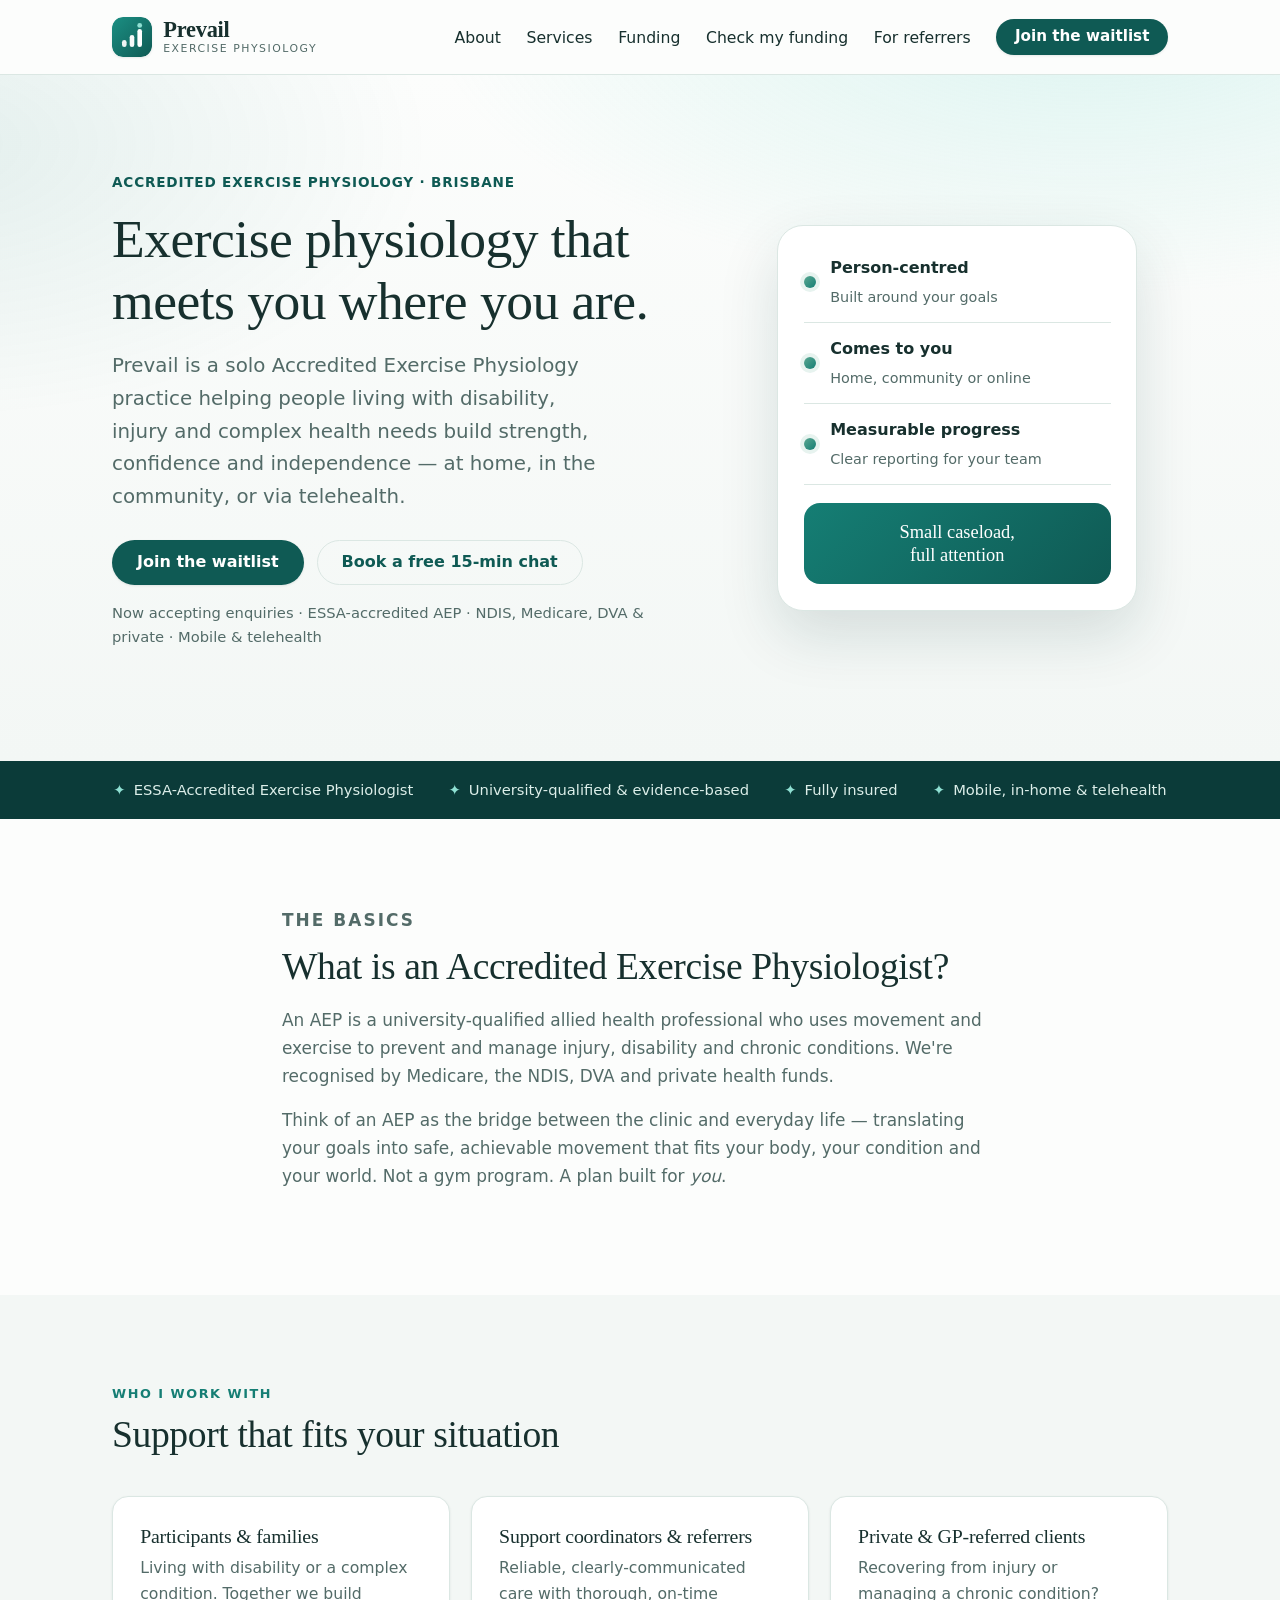
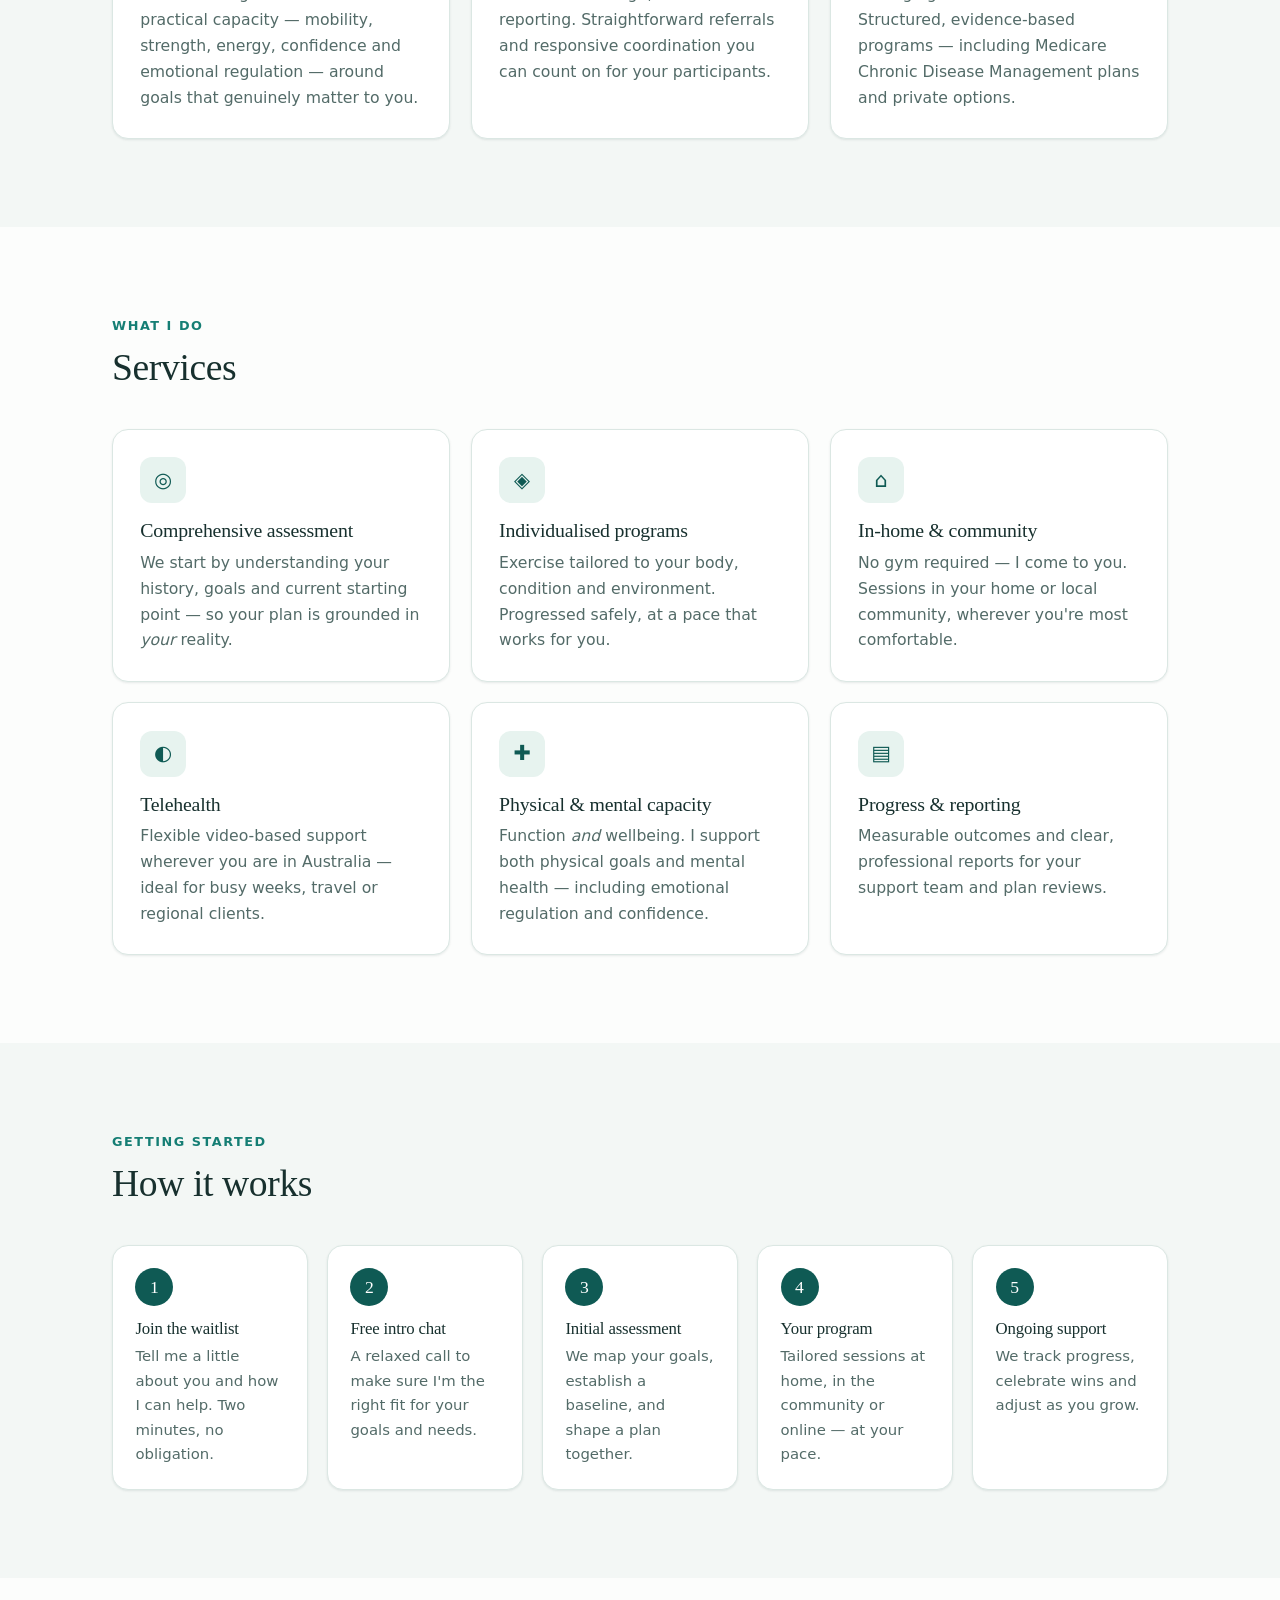
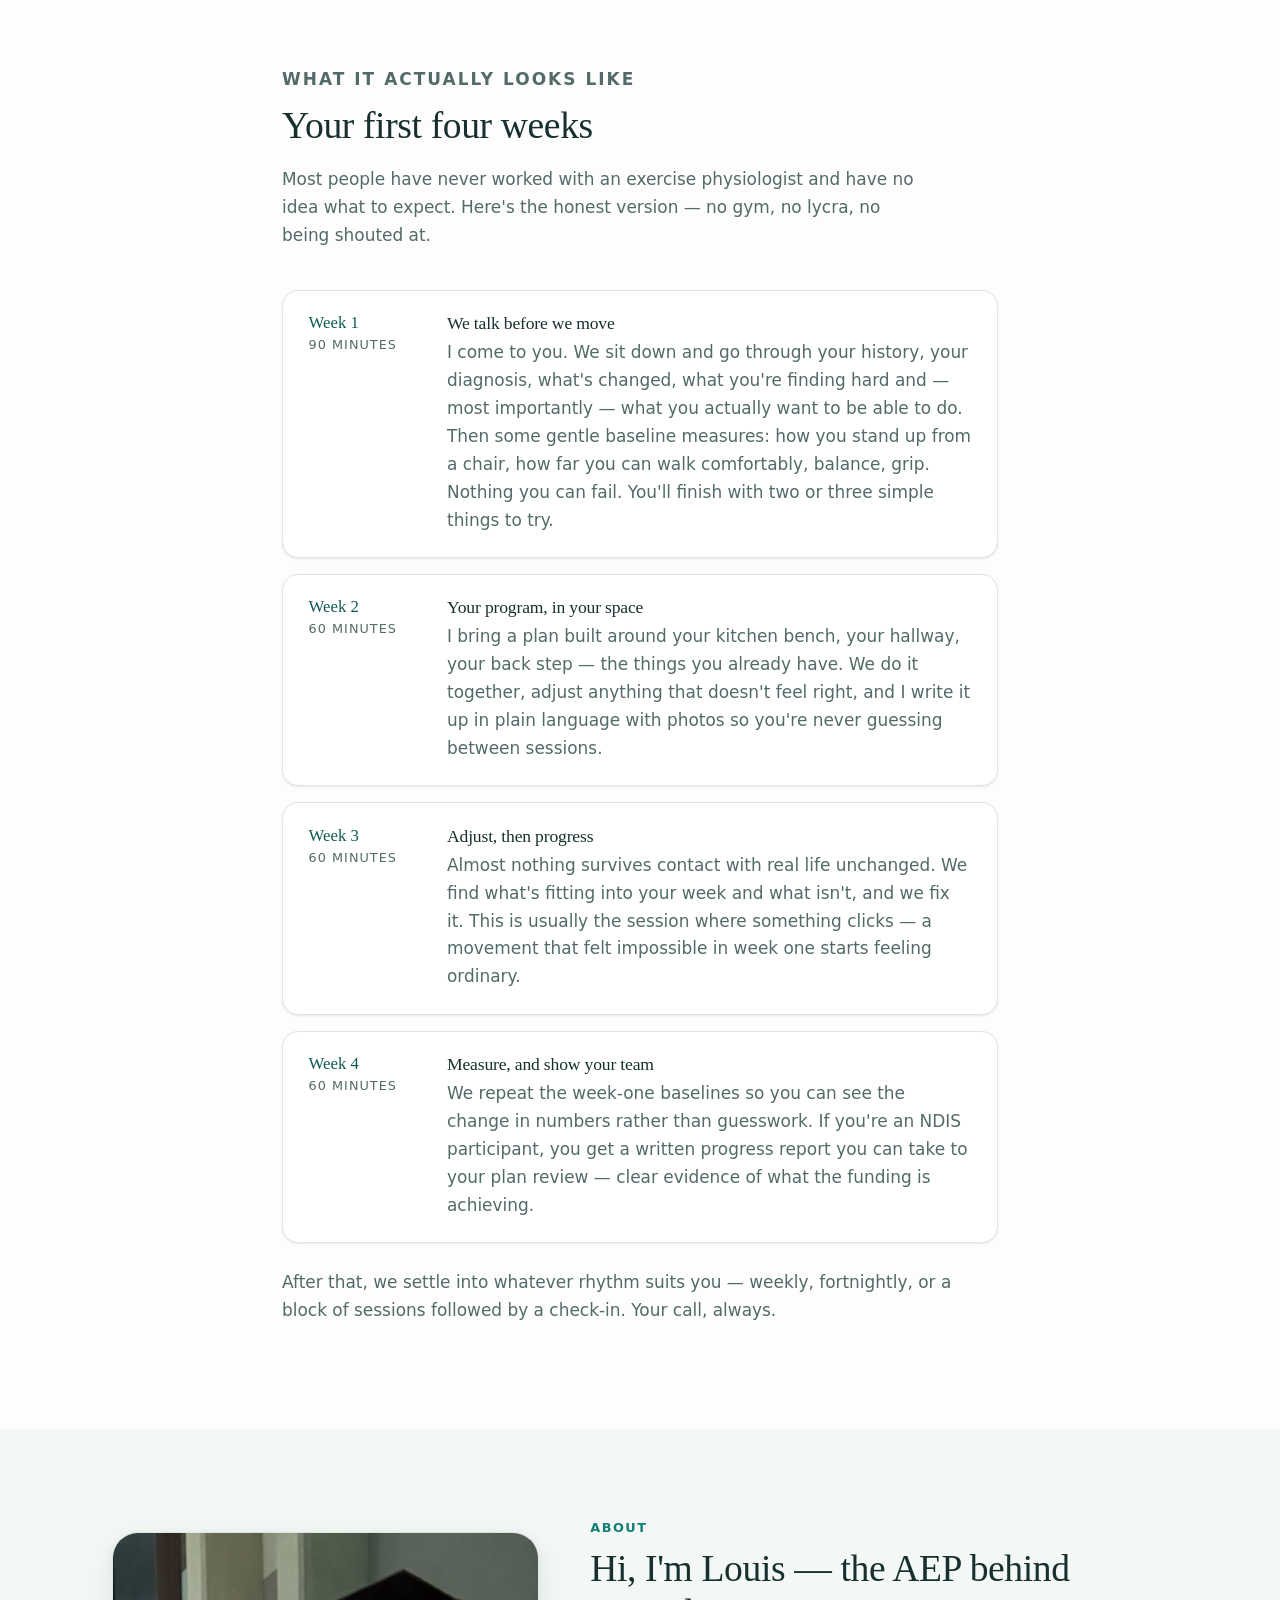
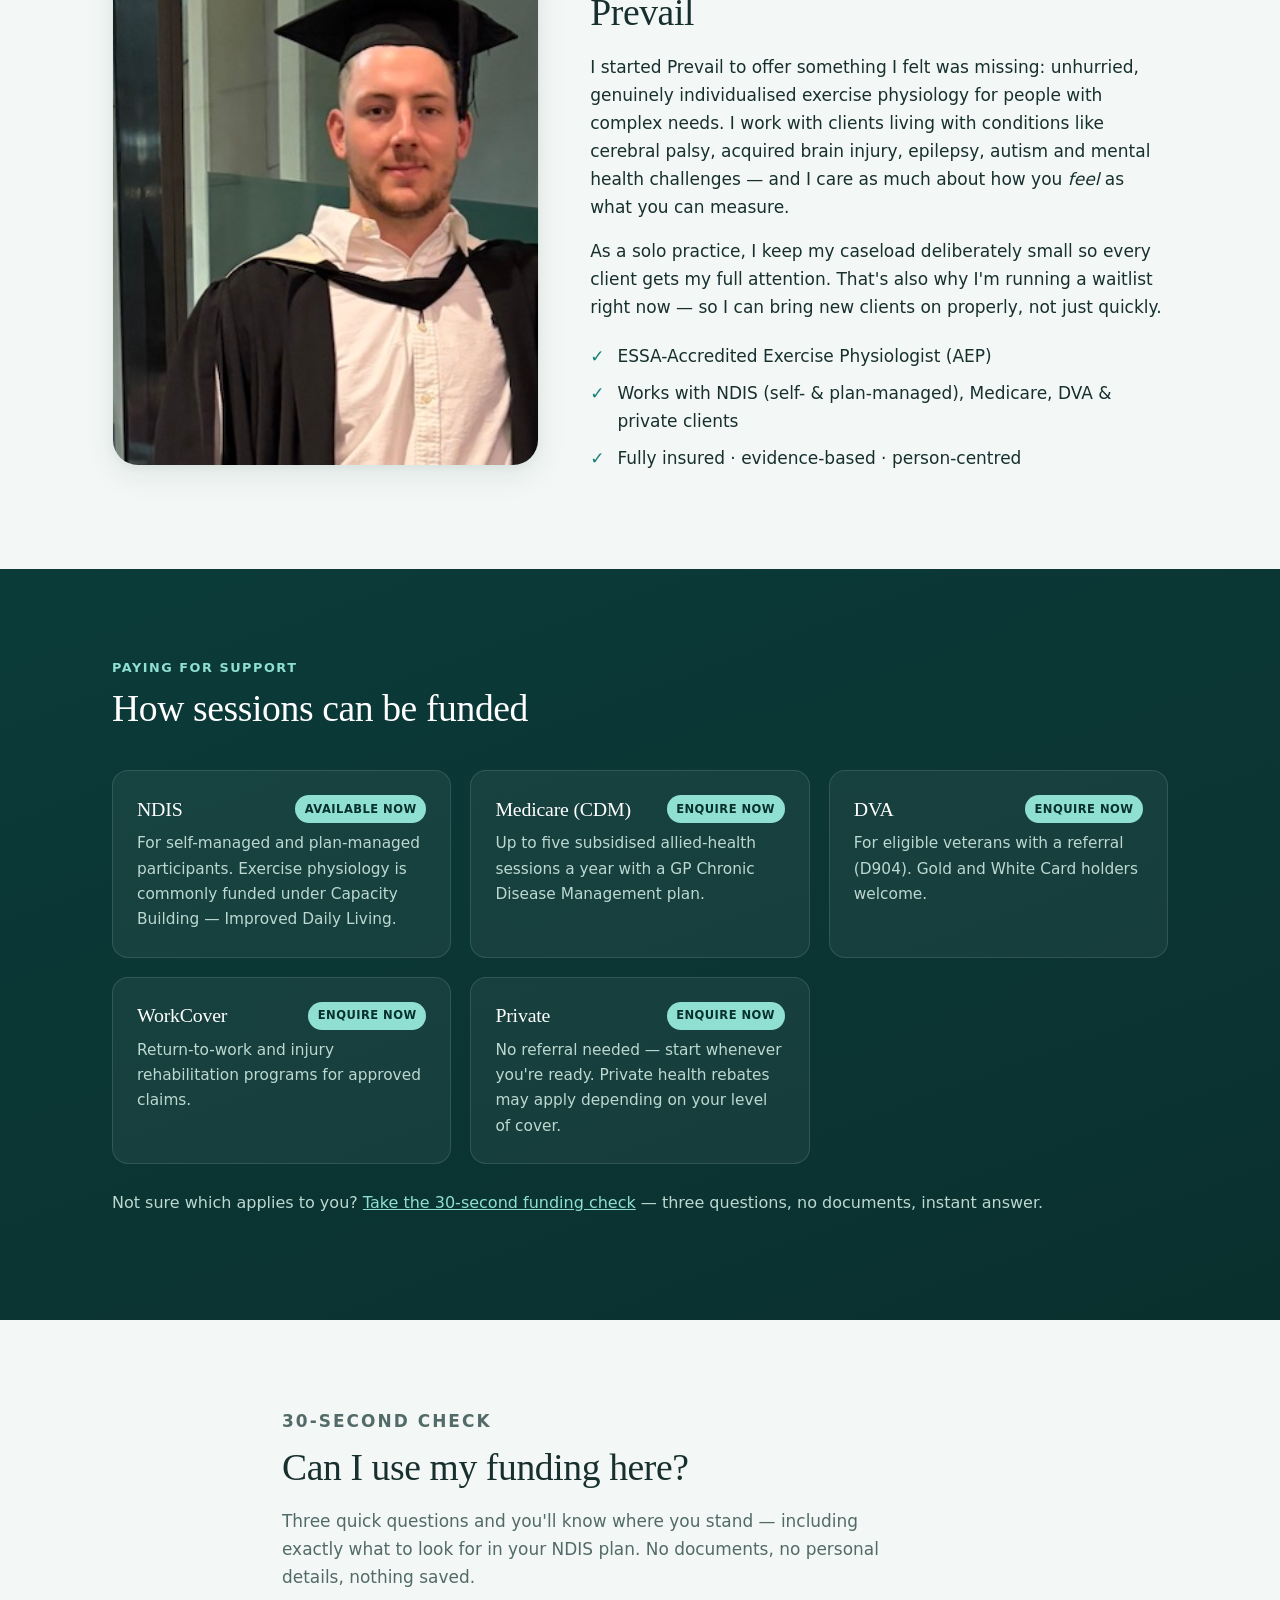
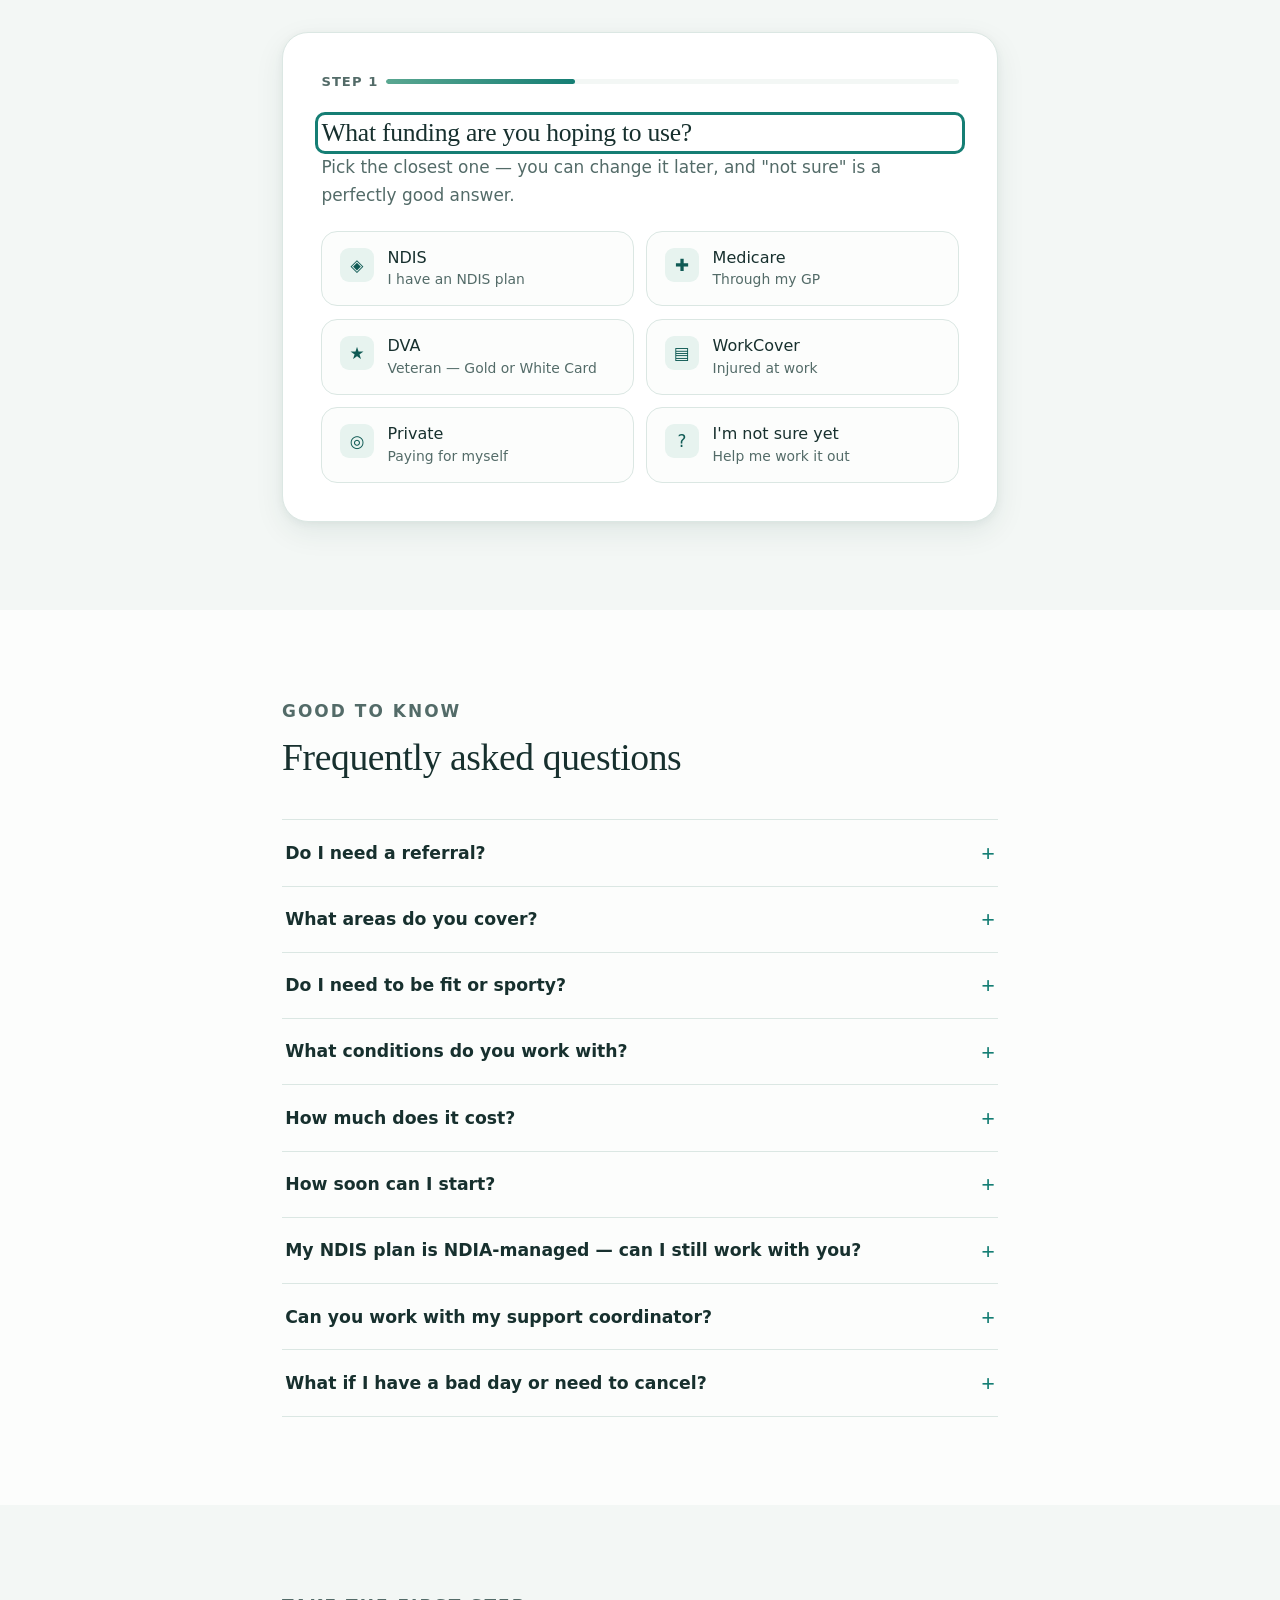
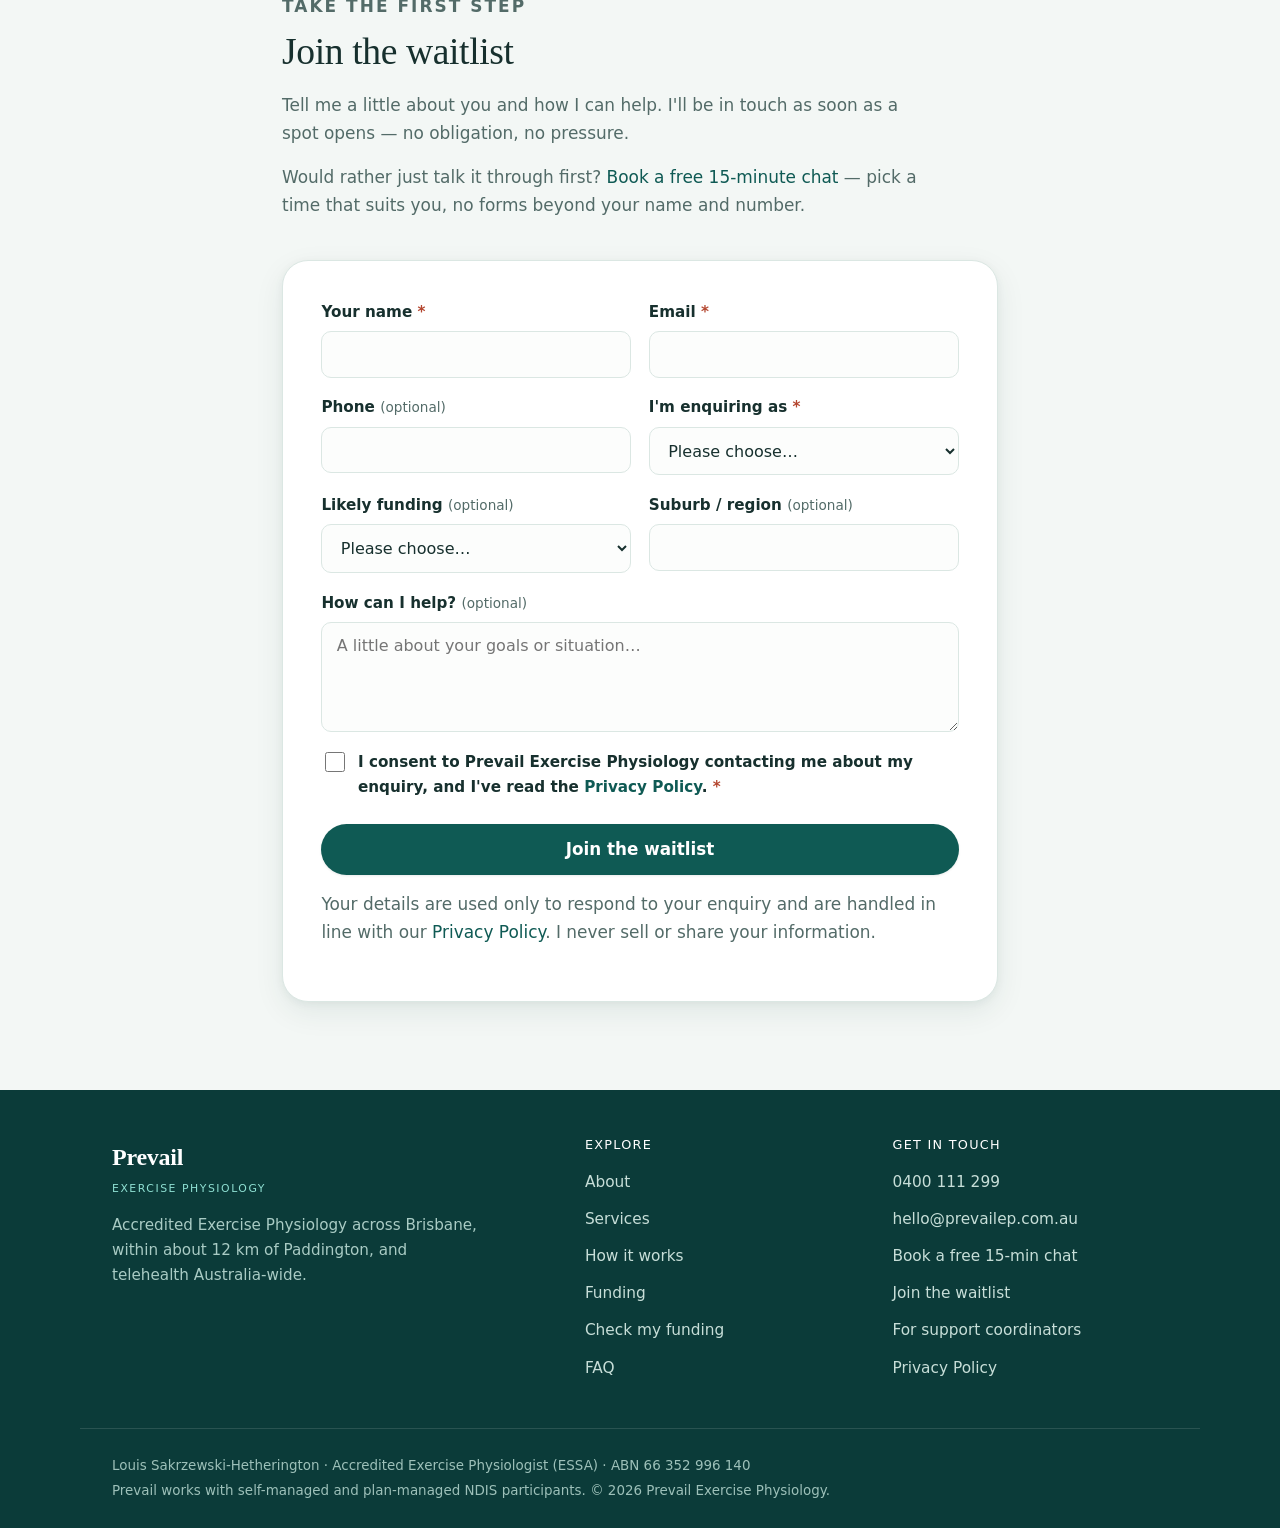
<file: index.html>
<!DOCTYPE html>
<html lang="en-AU">
<head>
  <meta charset="UTF-8" />

  <!-- Security policy. GitHub Pages cannot send custom headers, so this is
       declared in-document. Must stay above any resource it governs.
       Note: frame-ancestors / X-Frame-Options / nosniff are header-only and
       cannot be set here — see .github/DEPLOY-GUIDE.md -->
  <meta http-equiv="Content-Security-Policy" content="default-src 'self'; img-src 'self' data: https://www.googletagmanager.com https://www.google-analytics.com; style-src 'self' 'unsafe-inline' https://fonts.googleapis.com; font-src 'self' https://fonts.gstatic.com; script-src 'self' https://www.googletagmanager.com; connect-src 'self' https://api.web3forms.com https://www.googletagmanager.com https://www.google-analytics.com https://*.google-analytics.com https://analytics.google.com https://*.analytics.google.com; form-action 'self' https://api.web3forms.com; base-uri 'self'; object-src 'none'" />
  <meta name="referrer" content="strict-origin-when-cross-origin" />

  <meta name="viewport" content="width=device-width, initial-scale=1.0" />
  <title>Prevail Exercise Physiology | Accredited Exercise Physiologist — Brisbane</title>
  <meta name="description" content="Mobile, in-home and telehealth exercise physiology for people living with disability, injury and complex health needs. NDIS, Medicare, DVA and private — now accepting enquiries. Check your funding in 30 seconds." />
  <meta name="theme-color" content="#0f5a54" />
  <link rel="canonical" href="https://prevailep.com.au/" />

  <!-- Google Search Console ownership. Needed because analytics.js injects the
       GA tag at runtime, so Search Console's verifier — which reads the raw
       HTML and does not run JavaScript — cannot see it. Leave this in place;
       removing it un-verifies the property. -->
  <meta name="google-site-verification" content="UrA5N8mx3NF3Gbxfo8d2VDCQlc0TSRhbZi46dWCd7UA" />

  <!-- Open Graph / social sharing -->
  <meta property="og:type" content="website" />
  <meta property="og:title" content="Prevail Exercise Physiology" />
  <meta property="og:description" content="Exercise physiology that meets you where you are — at home, in the community or via telehealth. Now taking waitlist enquiries." />
  <meta property="og:url" content="https://prevailep.com.au/" />
  <meta property="og:image" content="https://prevailep.com.au/og-image.png" />
  <meta property="og:image:width" content="1200" />
  <meta property="og:image:height" content="630" />
  <meta name="twitter:card" content="summary_large_image" />

  <!-- Favicons -->
  <link rel="icon" href="favicon.svg" type="image/svg+xml" />
  <link rel="apple-touch-icon" href="apple-touch-icon.png" />

  <!-- Fonts -->
  <link rel="preconnect" href="https://fonts.googleapis.com" />
  <link rel="preconnect" href="https://fonts.gstatic.com" crossorigin />
  <link href="https://fonts.googleapis.com/css2?family=Fraunces:opsz,wght@9..144,400;9..144,500;9..144,600&family=Inter:wght@400;500;600;700&display=swap" rel="stylesheet" />

  <link rel="stylesheet" href="styles.css" />

  <!-- Analytics (GA4). Inert until a Measurement ID is set in analytics.js. -->
  <link rel="preconnect" href="https://www.googletagmanager.com" />
  <script src="analytics.js" defer></script>

  <!-- Structured data: local business -->
  <script type="application/ld+json">
  {
    "@context": "https://schema.org",
    "@type": "MedicalBusiness",
    "name": "Prevail Exercise Physiology",
    "description": "Accredited Exercise Physiology for people living with disability, injury and complex health needs. Mobile and in-home within about 12 km of Paddington, Brisbane, plus telehealth Australia-wide.",
    "url": "https://prevailep.com.au",
    "telephone": "+61400111299",
    "email": "hello@prevailep.com.au",
    "address": {
      "@type": "PostalAddress",
      "addressLocality": "Paddington",
      "addressRegion": "QLD",
      "postalCode": "4064",
      "addressCountry": "AU"
    },
    "areaServed": {
      "@type": "GeoCircle",
      "geoMidpoint": {
        "@type": "GeoCoordinates",
        "latitude": -27.4606,
        "longitude": 152.9963
      },
      "geoRadius": "12000"
    },
    "priceRange": "$$"
  }
  </script>

  <!-- Structured data: FAQ. Mirrors the visible FAQ section below — if you
       edit one, edit the other, or Google may flag the mismatch. -->
  <script type="application/ld+json">
  {
    "@context": "https://schema.org",
    "@type": "FAQPage",
    "mainEntity": [
      {
        "@type": "Question",
        "name": "Do I need a referral to see an exercise physiologist?",
        "acceptedAnswer": {
          "@type": "Answer",
          "text": "Not for NDIS or private sessions — you can reach out directly. For a Medicare Chronic Disease Management plan you'll need a referral from your GP, and DVA requires a D904 referral."
        }
      },
      {
        "@type": "Question",
        "name": "Is exercise physiology covered by the NDIS?",
        "acceptedAnswer": {
          "@type": "Answer",
          "text": "Yes. Exercise physiology is commonly funded under Capacity Building — Improved Daily Living. Prevail works with self-managed and plan-managed participants. NDIA-managed funding can only be used with NDIS-registered providers, and Prevail is not registered."
        }
      },
      {
        "@type": "Question",
        "name": "What areas does Prevail cover?",
        "acceptedAnswer": {
          "@type": "Answer",
          "text": "In-home and community sessions across Brisbane, within about 12 km of Paddington — that covers the inner suburbs plus the inner north, west, south and near east. Telehealth for clients anywhere in Australia. If you are just outside that, ask anyway."
        }
      },
      {
        "@type": "Question",
        "name": "Do I need to be fit or sporty to see an exercise physiologist?",
        "acceptedAnswer": {
          "@type": "Answer",
          "text": "Not at all. Programs start exactly where you are — many clients are completely new to structured exercise, and no gym or equipment is required because sessions happen in your own home."
        }
      },
      {
        "@type": "Question",
        "name": "How much does exercise physiology cost?",
        "acceptedAnswer": {
          "@type": "Answer",
          "text": "NDIS sessions are charged within the current NDIS price limits. Private, Medicare and DVA fees are provided on enquiry, and costs are always confirmed before sessions begin."
        }
      },
      {
        "@type": "Question",
        "name": "What conditions does an exercise physiologist work with?",
        "acceptedAnswer": {
          "@type": "Answer",
          "text": "A wide range, including cerebral palsy, acquired brain injury, epilepsy, autism, intellectual disability, neurodegenerative conditions, chronic pain and disease, and co-occurring mental health challenges."
        }
      }
    ]
  }
  </script>
</head>
<body>
  <a class="skip-link" href="#main">Skip to content</a>

  <!-- ===================== HEADER ===================== -->
  <header class="site-header" id="top">
    <div class="container header-inner">
      <a class="brand" href="#top" aria-label="Prevail Exercise Physiology — home">
        <span class="brand-mark" aria-hidden="true">
          <svg viewBox="0 0 40 40" width="40" height="40" role="img">
            <rect width="40" height="40" rx="11" fill="url(#pg)"></rect>
            <defs>
              <linearGradient id="pg" x1="0" y1="0" x2="40" y2="40" gradientUnits="userSpaceOnUse">
                <stop stop-color="#1b8f83"></stop>
                <stop offset="1" stop-color="#0f5a54"></stop>
              </linearGradient>
            </defs>
            <rect x="10" y="23" width="4.6" height="7" rx="2.3" fill="#fff" opacity="0.92"></rect>
            <rect x="17.7" y="18" width="4.6" height="12" rx="2.3" fill="#fff" opacity="0.96"></rect>
            <rect x="25.4" y="12" width="4.6" height="18" rx="2.3" fill="#fff"></rect>
            <circle cx="27.7" cy="8.4" r="2.4" fill="#8fe0d3"></circle>
          </svg>
        </span>
        <span class="brand-text">
          <span class="brand-name">Prevail</span>
          <span class="brand-sub">Exercise Physiology</span>
        </span>
      </a>

      <nav class="main-nav" aria-label="Primary">
        <button class="nav-toggle" aria-expanded="false" aria-controls="nav-list" aria-label="Open menu">
          <span class="nav-toggle-bar"></span>
          <span class="nav-toggle-bar"></span>
          <span class="nav-toggle-bar"></span>
        </button>
        <ul class="nav-list" id="nav-list">
          <li><a href="#about">About</a></li>
          <li><a href="#services">Services</a></li>
          <li><a href="#funding">Funding</a></li>
          <li><a href="#check">Check my funding</a></li>
          <li><a href="for-referrers.html">For referrers</a></li>
          <li><a class="btn btn-primary btn-sm" href="#waitlist">Join the waitlist</a></li>
        </ul>
      </nav>
    </div>
  </header>

  <main id="main">

    <!-- ===================== HERO ===================== -->
    <section class="hero">
      <div class="container hero-inner">
        <div class="hero-copy">
          <p class="eyebrow">Accredited Exercise Physiology · Brisbane</p>
          <h1>Exercise physiology that meets you where you are.</h1>
          <p class="lead">Prevail is a solo Accredited Exercise Physiology practice helping people living with disability, injury and complex health needs build strength, confidence and independence — at home, in the community, or via telehealth.</p>
          <div class="hero-actions">
            <a class="btn btn-primary" href="#waitlist">Join the waitlist</a>
            <a class="btn btn-ghost" href="booking.html">Book a free 15-min chat</a>
          </div>
          <p class="hero-trust">Now accepting enquiries · ESSA-accredited AEP · NDIS, Medicare, DVA &amp; private · Mobile &amp; telehealth</p>
        </div>
        <div class="hero-panel" aria-hidden="true">
          <div class="hero-card">
            <div class="hero-card-row">
              <span class="dot"></span>
              <div>
                <strong>Person-centred</strong>
                <span>Built around your goals</span>
              </div>
            </div>
            <div class="hero-card-row">
              <span class="dot"></span>
              <div>
                <strong>Comes to you</strong>
                <span>Home, community or online</span>
              </div>
            </div>
            <div class="hero-card-row">
              <span class="dot"></span>
              <div>
                <strong>Measurable progress</strong>
                <span>Clear reporting for your team</span>
              </div>
            </div>
            <div class="hero-card-figure">
              <span>Small caseload,<br />full attention</span>
            </div>
          </div>
        </div>
      </div>
    </section>

    <!-- ===================== TRUST BAR ===================== -->
    <section class="trustbar" aria-label="Why clients trust Prevail">
      <div class="container trustbar-inner">
        <div class="trust-item"><span class="trust-ico">✦</span> ESSA-Accredited Exercise Physiologist</div>
        <div class="trust-item"><span class="trust-ico">✦</span> University-qualified &amp; evidence-based</div>
        <div class="trust-item"><span class="trust-ico">✦</span> Fully insured</div>
        <div class="trust-item"><span class="trust-ico">✦</span> Mobile, in-home &amp; telehealth</div>
      </div>
    </section>

    <!-- ===================== WHAT IS EP ===================== -->
    <section class="section" id="what">
      <div class="container narrow">
        <p class="section-eyebrow">The basics</p>
        <h2>What is an Accredited Exercise Physiologist?</h2>
        <p>An AEP is a university-qualified allied health professional who uses movement and exercise to prevent and manage injury, disability and chronic conditions. We're recognised by Medicare, the NDIS, DVA and private health funds.</p>
        <p>Think of an AEP as the bridge between the clinic and everyday life — translating your goals into safe, achievable movement that fits your body, your condition and your world. Not a gym program. A plan built for <em>you</em>.</p>
      </div>
    </section>

    <!-- ===================== WHO WE HELP ===================== -->
    <section class="section section-tint" id="who">
      <div class="container">
        <div class="section-head">
          <p class="section-eyebrow">Who I work with</p>
          <h2>Support that fits your situation</h2>
        </div>
        <div class="cards-3">
          <article class="card">
            <h3>Participants &amp; families</h3>
            <p>Living with disability or a complex condition. Together we build practical capacity — mobility, strength, energy, confidence and emotional regulation — around goals that genuinely matter to you.</p>
          </article>
          <article class="card">
            <h3>Support coordinators &amp; referrers</h3>
            <p>Reliable, clearly-communicated care with thorough, on-time reporting. Straightforward referrals and responsive coordination you can count on for your participants.</p>
          </article>
          <article class="card">
            <h3>Private &amp; GP-referred clients</h3>
            <p>Recovering from injury or managing a chronic condition? Structured, evidence-based programs — including Medicare Chronic Disease Management plans and private options.</p>
          </article>
        </div>
      </div>
    </section>

    <!-- ===================== SERVICES ===================== -->
    <section class="section" id="services">
      <div class="container">
        <div class="section-head">
          <p class="section-eyebrow">What I do</p>
          <h2>Services</h2>
        </div>
        <div class="cards-3 services">
          <article class="card">
            <span class="card-ico" aria-hidden="true">◎</span>
            <h3>Comprehensive assessment</h3>
            <p>We start by understanding your history, goals and current starting point — so your plan is grounded in <em>your</em> reality.</p>
          </article>
          <article class="card">
            <span class="card-ico" aria-hidden="true">◈</span>
            <h3>Individualised programs</h3>
            <p>Exercise tailored to your body, condition and environment. Progressed safely, at a pace that works for you.</p>
          </article>
          <article class="card">
            <span class="card-ico" aria-hidden="true">⌂</span>
            <h3>In-home &amp; community</h3>
            <p>No gym required — I come to you. Sessions in your home or local community, wherever you're most comfortable.</p>
          </article>
          <article class="card">
            <span class="card-ico" aria-hidden="true">◐</span>
            <h3>Telehealth</h3>
            <p>Flexible video-based support wherever you are in Australia — ideal for busy weeks, travel or regional clients.</p>
          </article>
          <article class="card">
            <span class="card-ico" aria-hidden="true">✚</span>
            <h3>Physical &amp; mental capacity</h3>
            <p>Function <em>and</em> wellbeing. I support both physical goals and mental health — including emotional regulation and confidence.</p>
          </article>
          <article class="card">
            <span class="card-ico" aria-hidden="true">▤</span>
            <h3>Progress &amp; reporting</h3>
            <p>Measurable outcomes and clear, professional reports for your support team and plan reviews.</p>
          </article>
        </div>
      </div>
    </section>

    <!-- ===================== HOW IT WORKS ===================== -->
    <section class="section section-tint" id="how">
      <div class="container">
        <div class="section-head">
          <p class="section-eyebrow">Getting started</p>
          <h2>How it works</h2>
        </div>
        <ol class="steps">
          <li class="step">
            <span class="step-num">1</span>
            <h3>Join the waitlist</h3>
            <p>Tell me a little about you and how I can help. Two minutes, no obligation.</p>
          </li>
          <li class="step">
            <span class="step-num">2</span>
            <h3>Free intro chat</h3>
            <p>A relaxed call to make sure I'm the right fit for your goals and needs.</p>
          </li>
          <li class="step">
            <span class="step-num">3</span>
            <h3>Initial assessment</h3>
            <p>We map your goals, establish a baseline, and shape a plan together.</p>
          </li>
          <li class="step">
            <span class="step-num">4</span>
            <h3>Your program</h3>
            <p>Tailored sessions at home, in the community or online — at your pace.</p>
          </li>
          <li class="step">
            <span class="step-num">5</span>
            <h3>Ongoing support</h3>
            <p>We track progress, celebrate wins and adjust as you grow.</p>
          </li>
        </ol>
      </div>
    </section>

    <!-- ===================== FIRST FOUR WEEKS =====================
         A new practice has no testimonials yet. Concrete detail about
         what actually happens does the same job: it makes the service
         feel real and lets someone picture themselves in it. Replace
         with real client stories once you have consent to publish them. -->
    <section class="section" id="weeks">
      <div class="container narrow">
        <div class="section-head">
          <p class="section-eyebrow">What it actually looks like</p>
          <h2>Your first four weeks</h2>
          <p class="section-intro">Most people have never worked with an exercise physiologist and have no idea what to expect. Here's the honest version — no gym, no lycra, no being shouted at.</p>
        </div>

        <ol class="weeks">
          <li class="week">
            <div class="week-when">Week 1<small>90 minutes</small></div>
            <div>
              <h3>We talk before we move</h3>
              <p>I come to you. We sit down and go through your history, your diagnosis, what's changed, what you're finding hard and — most importantly — what you actually want to be able to do. Then some gentle baseline measures: how you stand up from a chair, how far you can walk comfortably, balance, grip. Nothing you can fail. You'll finish with two or three simple things to try.</p>
            </div>
          </li>
          <li class="week">
            <div class="week-when">Week 2<small>60 minutes</small></div>
            <div>
              <h3>Your program, in your space</h3>
              <p>I bring a plan built around your kitchen bench, your hallway, your back step — the things you already have. We do it together, adjust anything that doesn't feel right, and I write it up in plain language with photos so you're never guessing between sessions.</p>
            </div>
          </li>
          <li class="week">
            <div class="week-when">Week 3<small>60 minutes</small></div>
            <div>
              <h3>Adjust, then progress</h3>
              <p>Almost nothing survives contact with real life unchanged. We find what's fitting into your week and what isn't, and we fix it. This is usually the session where something clicks — a movement that felt impossible in week one starts feeling ordinary.</p>
            </div>
          </li>
          <li class="week">
            <div class="week-when">Week 4<small>60 minutes</small></div>
            <div>
              <h3>Measure, and show your team</h3>
              <p>We repeat the week-one baselines so you can see the change in numbers rather than guesswork. If you're an NDIS participant, you get a written progress report you can take to your plan review — clear evidence of what the funding is achieving.</p>
            </div>
          </li>
        </ol>

        <p class="section-intro" style="margin-top:1.6rem;">After that, we settle into whatever rhythm suits you — weekly, fortnightly, or a block of sessions followed by a check-in. Your call, always.</p>
      </div>
    </section>

    <!-- ===================== ABOUT ===================== -->
    <section class="section section-tint" id="about">
      <div class="container about-grid">
        <!-- Interim portrait, cropped from a low-resolution screenshot (322×402
             native, so it softens on large screens). Replace with a proper
             photo when one exists: portrait, at least 800×1000, face in the
             upper third. The frame and cropping are already styled. -->
        <div class="about-media">
          <div class="about-photo">
            <img src="about-louis.jpg" alt="Louis Sakrzewski-Hetherington, Accredited Exercise Physiologist and founder of Prevail Exercise Physiology" width="322" height="402" loading="lazy" decoding="async" />
          </div>
        </div>
        <div class="about-copy">
          <p class="section-eyebrow">About</p>
          <h2>Hi, I'm Louis — the AEP behind Prevail</h2>
          <p>I started Prevail to offer something I felt was missing: unhurried, genuinely individualised exercise physiology for people with complex needs. I work with clients living with conditions like cerebral palsy, acquired brain injury, epilepsy, autism and mental health challenges — and I care as much about how you <em>feel</em> as what you can measure.</p>
          <p>As a solo practice, I keep my caseload deliberately small so every client gets my full attention. That's also why I'm running a waitlist right now — so I can bring new clients on properly, not just quickly.</p>
          <ul class="creds">
            <li>ESSA-Accredited Exercise Physiologist (AEP)</li>
            <li>Works with NDIS (self- &amp; plan-managed), Medicare, DVA &amp; private clients</li>
            <li>Fully insured · evidence-based · person-centred</li>
          </ul>
        </div>
      </div>
    </section>

    <!-- ===================== FUNDING ===================== -->
    <section class="section section-deep" id="funding">
      <div class="container">
        <div class="section-head">
          <p class="section-eyebrow light">Paying for support</p>
          <h2>How sessions can be funded</h2>
        </div>
        <div class="funding-grid">
          <div class="fund">
            <div class="fund-top"><h3>NDIS</h3><span class="pill pill-live">Available now</span></div>
            <p>For self-managed and plan-managed participants. Exercise physiology is commonly funded under Capacity Building — Improved Daily Living.</p>
          </div>
          <div class="fund">
            <div class="fund-top"><h3>Medicare (CDM)</h3><span class="pill pill-live">Enquire now</span></div>
            <p>Up to five subsidised allied-health sessions a year with a GP Chronic Disease Management plan.</p>
          </div>
          <div class="fund">
            <div class="fund-top"><h3>DVA</h3><span class="pill pill-live">Enquire now</span></div>
            <p>For eligible veterans with a referral (D904). Gold and White Card holders welcome.</p>
          </div>
          <div class="fund">
            <div class="fund-top"><h3>WorkCover</h3><span class="pill pill-live">Enquire now</span></div>
            <p>Return-to-work and injury rehabilitation programs for approved claims.</p>
          </div>
          <div class="fund">
            <div class="fund-top"><h3>Private</h3><span class="pill pill-live">Enquire now</span></div>
            <p>No referral needed — start whenever you're ready. Private health rebates may apply depending on your level of cover.</p>
          </div>
        </div>
        <p class="funding-note">Not sure which applies to you? <a href="#check" style="color:#8fe0d3;text-decoration:underline;">Take the 30-second funding check</a> — three questions, no documents, instant answer.</p>
      </div>
    </section>

    <!-- ===================== FUNDING CHECKER =====================
         Renders from checker.js. Collects nothing and sends nothing —
         the answers only ever pre-fill the waitlist form further down
         the page. Deliberately NOT a document upload: NDIS plans are
         health information under the Privacy Act, and a static site is
         the wrong place to receive them. -->
    <section class="section section-tint" id="check">
      <div class="container narrow">
        <div class="section-head">
          <p class="section-eyebrow">30-second check</p>
          <h2>Can I use my funding here?</h2>
          <p class="section-intro">Three quick questions and you'll know where you stand — including exactly what to look for in your NDIS plan. No documents, no personal details, nothing saved.</p>
        </div>

        <div id="checker" class="checker">
          <!-- checker.js renders here -->
        </div>

        <noscript>
          <div class="checker">
            <h3>Quick answer without the checker</h3>
            <p><strong>NDIS — self-managed or plan-managed:</strong> yes, you can work with me directly, no referral needed. Look under Capacity Building → Improved Daily Living in your plan.</p>
            <p><strong>NDIS — NDIA-managed:</strong> not currently, as Prevail isn't NDIS-registered. Ask me about changing your plan management.</p>
            <p><strong>Medicare:</strong> yes, with a Chronic Disease Management referral from your GP.</p>
            <p><strong>DVA:</strong> yes, with a D904 referral from your GP.</p>
            <p><strong>WorkCover:</strong> usually, once your claim is approved.</p>
            <p><strong>Private:</strong> yes — no referral, start whenever you like.</p>
            <p><a class="btn btn-primary" href="#waitlist">Join the waitlist</a></p>
          </div>
        </noscript>
      </div>
    </section>

    <!-- ===================== FAQ ===================== -->
    <section class="section" id="faq">
      <div class="container narrow">
        <div class="section-head">
          <p class="section-eyebrow">Good to know</p>
          <h2>Frequently asked questions</h2>
        </div>
        <div class="faq">
          <details>
            <summary>Do I need a referral?</summary>
            <div class="faq-body"><p>Not for NDIS or private sessions — you can reach out directly. For a Medicare CDM plan you'll need a referral from your GP, and DVA requires a referral (D904).</p></div>
          </details>
          <details>
            <summary>What areas do you cover?</summary>
            <div class="faq-body"><p>In-home and community sessions across Brisbane, within about 12&nbsp;km of Paddington — that covers the inner suburbs plus the inner north, west, south and near east. Telehealth for clients anywhere in Australia. If you&rsquo;re just outside that, ask anyway.</p></div>
          </details>
          <details>
            <summary>Do I need to be fit or sporty?</summary>
            <div class="faq-body"><p>Not at all. Programs start exactly where you are — many clients are completely new to structured exercise, and that's welcome.</p></div>
          </details>
          <details>
            <summary>What conditions do you work with?</summary>
            <div class="faq-body"><p>A wide range, including neurological and developmental conditions, brain injury, chronic pain and disease, and mental health. If you're unsure whether I can help, just ask.</p></div>
          </details>
          <details>
            <summary>How much does it cost?</summary>
            <div class="faq-body"><p>NDIS sessions are charged within the current NDIS price limits. Private, Medicare and DVA fees are provided on enquiry — I'll always be upfront about costs before we begin, never after.</p></div>
          </details>
          <details>
            <summary>How soon can I start?</summary>
            <div class="faq-body"><p>I'm taking enquiries now. As a solo practice I keep my caseload deliberately small, so there's sometimes a short wait for a regular spot — but the free intro chat and initial assessment usually happen well before that. Get in touch and I'll tell you honestly where things stand rather than leaving you guessing.</p></div>
          </details>
          <details>
            <summary>My NDIS plan is NDIA-managed — can I still work with you?</summary>
            <div class="faq-body"><p>Not at the moment. NDIA-managed (agency-managed) funding can only be spent with NDIS-registered providers, and Prevail isn't registered. You do have options though: you can request a change to plan management at your next review or via a plan variation — the NDIA funds plan management separately, so it doesn't come out of your other supports — or you can engage me privately. Ask me and I'll help you word the request.</p></div>
          </details>
          <details>
            <summary>Can you work with my support coordinator?</summary>
            <div class="faq-body"><p>Absolutely, and I'd prefer to. I send progress reports ahead of plan reviews, keep coordinators in the loop on attendance and goals, and respond to referrals within one business day. There's a <a href="for-referrers.html">page for referrers</a> with the details.</p></div>
          </details>
          <details>
            <summary>What if I have a bad day or need to cancel?</summary>
            <div class="faq-body"><p>Life with a disability or chronic condition isn't predictable, and I don't expect it to be. Tell me as early as you can and we'll reschedule. If you're having a low-energy day but still want to go ahead, we do a lighter session — showing up on the hard days matters more than the program.</p></div>
          </details>
        </div>
      </div>
    </section>

    <!-- ===================== WAITLIST ===================== -->
    <section class="section section-tint" id="waitlist">
      <div class="container narrow">
        <div class="section-head">
          <p class="section-eyebrow">Take the first step</p>
          <h2>Join the waitlist</h2>
          <p class="section-intro">Tell me a little about you and how I can help. I'll be in touch as soon as a spot opens — no obligation, no pressure.</p>
          <p class="section-intro">Would rather just talk it through first? <a href="booking.html">Book a free 15-minute chat</a> — pick a time that suits you, no forms beyond your name and number.</p>
        </div>

        <form id="waitlist-form" class="waitlist-form" novalidate
              data-w3form
              data-event="waitlist"
              data-segments="enquiring_as,funding"
              data-success="Thank you — you're on the waitlist. I'll be in touch as soon as a spot opens.">
          <!-- Web3Forms config -->
          <input type="hidden" name="access_key" value="93210d81-c28c-47c1-9651-b04172fda6cb" />
          <input type="hidden" name="subject" value="New Prevail waitlist enquiry" />
          <input type="hidden" name="from_name" value="Prevail EP Website" />
          <!-- Honeypot spam trap (leave empty) -->
          <input type="checkbox" name="botcheck" class="visually-hidden" style="display:none" tabindex="-1" autocomplete="off" />

          <div class="field-row">
            <div class="field">
              <label for="wf-name">Your name <span class="req">*</span></label>
              <input id="wf-name" name="name" type="text" autocomplete="name" required />
            </div>
            <div class="field">
              <label for="wf-email">Email <span class="req">*</span></label>
              <input id="wf-email" name="email" type="email" autocomplete="email" required />
            </div>
          </div>

          <div class="field-row">
            <div class="field">
              <label for="wf-phone">Phone <span class="optional">(optional)</span></label>
              <input id="wf-phone" name="phone" type="tel" autocomplete="tel" inputmode="tel" />
            </div>
            <div class="field">
              <label for="wf-role">I'm enquiring as <span class="req">*</span></label>
              <select id="wf-role" name="enquiring_as" required>
                <option value="" selected disabled>Please choose…</option>
                <option>Participant / client</option>
                <option>Family member or carer</option>
                <option>Support coordinator or referrer</option>
                <option>GP or health professional</option>
                <option>Private client</option>
                <option>Other</option>
              </select>
            </div>
          </div>

          <div class="field-row">
            <div class="field">
              <label for="wf-funding">Likely funding <span class="optional">(optional)</span></label>
              <select id="wf-funding" name="funding">
                <option value="" selected disabled>Please choose…</option>
                <option>NDIS — self-managed</option>
                <option>NDIS — plan-managed</option>
                <option>NDIS — NDIA-managed</option>
                <option>Medicare (GP care plan)</option>
                <option>DVA</option>
                <option>WorkCover</option>
                <option>Private</option>
                <option>Not sure yet</option>
              </select>
            </div>
            <div class="field">
              <label for="wf-region">Suburb / region <span class="optional">(optional)</span></label>
              <input id="wf-region" name="region" type="text" autocomplete="address-level2" />
            </div>
          </div>

          <div class="field">
            <label for="wf-message">How can I help? <span class="optional">(optional)</span></label>
            <textarea id="wf-message" name="message" rows="4" placeholder="A little about your goals or situation…"></textarea>
          </div>

          <div class="field consent">
            <label class="checkbox">
              <input type="checkbox" id="wf-consent" name="consent" value="Yes" required />
              <span>I consent to Prevail Exercise Physiology contacting me about my enquiry, and I've read the <a href="privacy.html" target="_blank" rel="noopener">Privacy Policy</a>. <span class="req">*</span></span>
            </label>
          </div>

          <button type="submit" class="btn btn-primary btn-block" id="wf-submit">Join the waitlist</button>

          <p class="form-note">Your details are used only to respond to your enquiry and are handled in line with our <a href="privacy.html" target="_blank" rel="noopener">Privacy Policy</a>. I never sell or share your information.</p>

          <p class="form-status" id="wf-status" role="status" aria-live="polite"></p>
        </form>
      </div>
    </section>

  </main>

  <!-- ===================== FOOTER ===================== -->
  <footer class="site-footer">
    <div class="container footer-inner">
      <div class="footer-brand">
        <span class="brand-name">Prevail</span>
        <span class="brand-sub">Exercise Physiology</span>
        <p class="footer-tag">Accredited Exercise Physiology across Brisbane, within about 12&nbsp;km of Paddington, and telehealth Australia-wide.</p>
      </div>
      <div class="footer-col">
        <h4>Explore</h4>
        <ul>
          <li><a href="#about">About</a></li>
          <li><a href="#services">Services</a></li>
          <li><a href="#how">How it works</a></li>
          <li><a href="#funding">Funding</a></li>
          <li><a href="#check">Check my funding</a></li>
          <li><a href="#faq">FAQ</a></li>
        </ul>
      </div>
      <div class="footer-col">
        <h4>Get in touch</h4>
        <ul>
          <li><a href="tel:+61400111299">0400 111 299</a></li>
          <li><a href="mailto:hello@prevailep.com.au">hello@prevailep.com.au</a></li>
          <li><a href="booking.html">Book a free 15-min chat</a></li>
          <li><a href="#waitlist">Join the waitlist</a></li>
          <li><a href="for-referrers.html">For support coordinators</a></li>
          <li><a href="privacy.html">Privacy Policy</a></li>
        </ul>
      </div>
    </div>
    <div class="container footer-legal">
      <p>Louis Sakrzewski-Hetherington · Accredited Exercise Physiologist (ESSA) · ABN 66 352 996 140</p>
      <p>Prevail works with self-managed and plan-managed NDIS participants. &copy; <span id="year">2026</span> Prevail Exercise Physiology.</p>
    </div>
  </footer>

  <script src="script.js"></script>
  <script src="checker.js" defer></script>
</body>
</html>
</file>
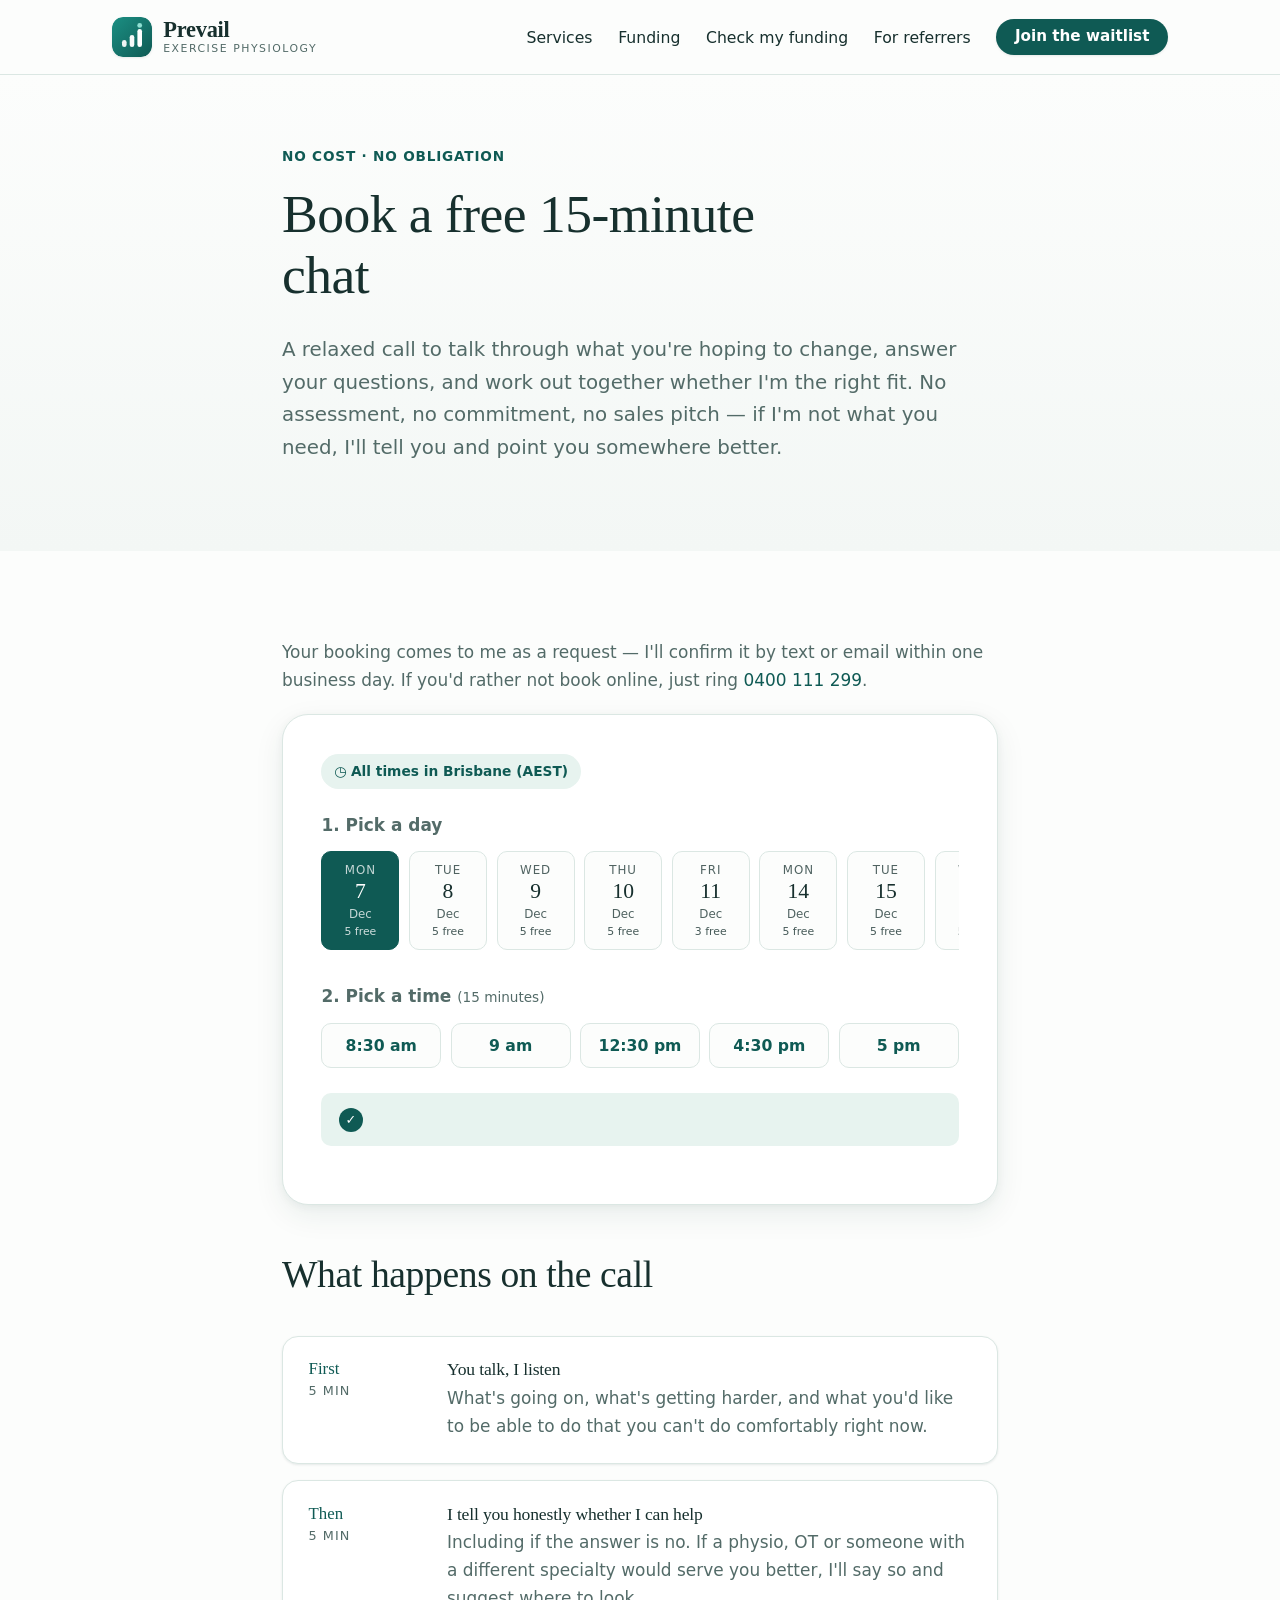
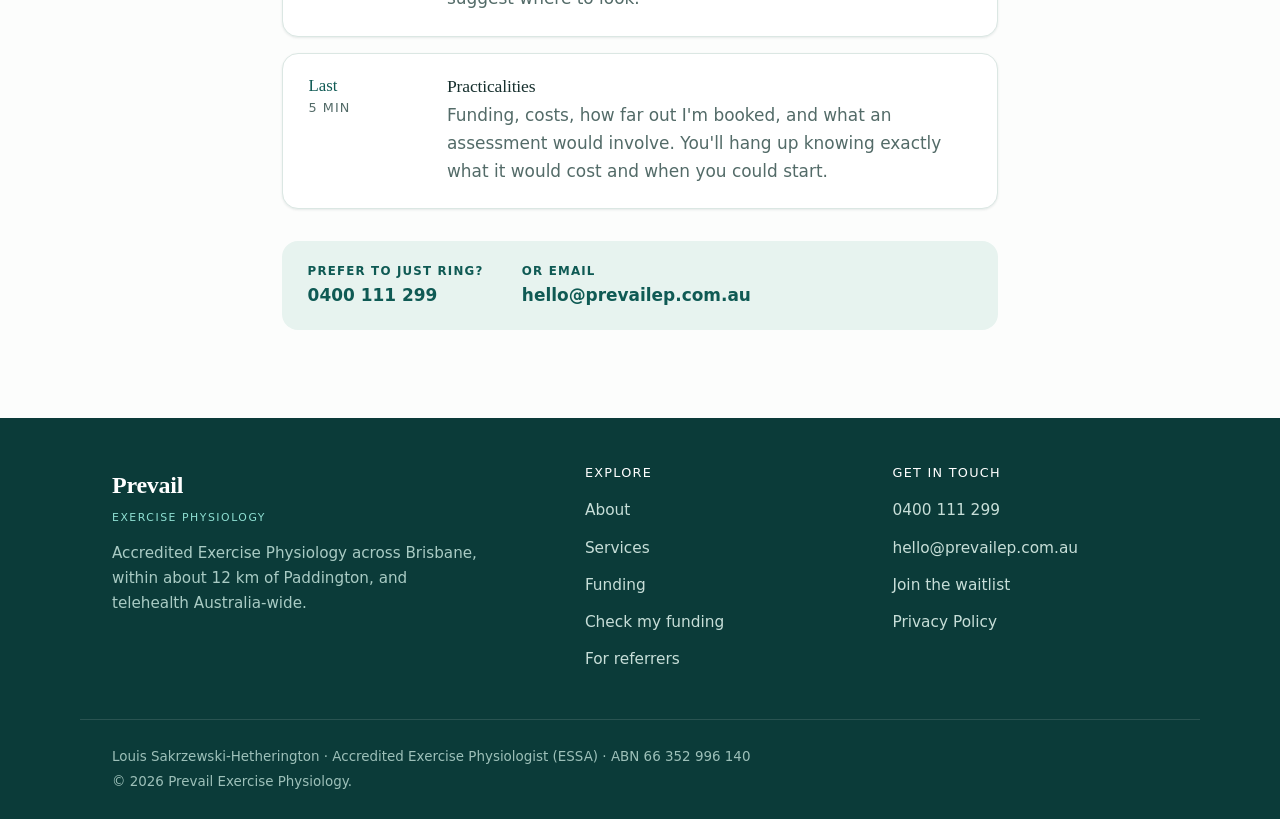
<file: booking.html>
<!DOCTYPE html>
<html lang="en-AU">
<head>
  <meta charset="UTF-8" />

  <!-- Security policy. GitHub Pages cannot send custom headers, so this is
       declared in-document. Must stay above any resource it governs.
       Note: frame-ancestors / X-Frame-Options / nosniff are header-only and
       cannot be set here — see .github/DEPLOY-GUIDE.md -->
  <meta http-equiv="Content-Security-Policy" content="default-src 'self'; img-src 'self' data: https://www.googletagmanager.com https://www.google-analytics.com; style-src 'self' 'unsafe-inline' https://fonts.googleapis.com; font-src 'self' https://fonts.gstatic.com; script-src 'self' https://www.googletagmanager.com https://app.cal.com; frame-src https://app.cal.com https://cal.com; connect-src 'self' https://api.web3forms.com https://app.cal.com https://www.googletagmanager.com https://www.google-analytics.com https://*.google-analytics.com https://analytics.google.com https://*.analytics.google.com; form-action 'self' https://api.web3forms.com; base-uri 'self'; object-src 'none'" />
  <meta name="referrer" content="strict-origin-when-cross-origin" />

  <meta name="viewport" content="width=device-width, initial-scale=1.0" />
  <title>Book a free 15-minute chat | Prevail Exercise Physiology</title>
  <meta name="description" content="Pick a time for a free, no-obligation 15-minute call with Louis — an Accredited Exercise Physiologist covering Brisbane within about 12 km of Paddington, plus telehealth Australia-wide." />
  <meta name="theme-color" content="#0f5a54" />
  <link rel="canonical" href="https://prevailep.com.au/booking.html" />

  <meta property="og:type" content="website" />
  <meta property="og:title" content="Book a free 15-minute chat | Prevail Exercise Physiology" />
  <meta property="og:description" content="A relaxed, no-obligation call to work out whether exercise physiology is right for you." />
  <meta property="og:url" content="https://prevailep.com.au/booking.html" />
  <meta property="og:image" content="https://prevailep.com.au/og-image.png" />
  <meta name="twitter:card" content="summary_large_image" />

  <link rel="icon" href="favicon.svg" type="image/svg+xml" />
  <link rel="apple-touch-icon" href="apple-touch-icon.png" />

  <link rel="preconnect" href="https://fonts.googleapis.com" />
  <link rel="preconnect" href="https://fonts.gstatic.com" crossorigin />
  <link href="https://fonts.googleapis.com/css2?family=Fraunces:opsz,wght@9..144,400;9..144,500;9..144,600&family=Inter:wght@400;500;600;700&display=swap" rel="stylesheet" />
  <link rel="stylesheet" href="styles.css" />

  <link rel="preconnect" href="https://www.googletagmanager.com" />
  <script src="analytics.js" defer></script>
</head>
<body>
  <a class="skip-link" href="#main">Skip to content</a>

  <header class="site-header">
    <div class="container header-inner">
      <a class="brand" href="index.html" aria-label="Prevail Exercise Physiology — home">
        <span class="brand-mark" aria-hidden="true">
          <svg viewBox="0 0 40 40" width="40" height="40" role="img">
            <rect width="40" height="40" rx="11" fill="url(#pg)"></rect>
            <defs>
              <linearGradient id="pg" x1="0" y1="0" x2="40" y2="40" gradientUnits="userSpaceOnUse">
                <stop stop-color="#1b8f83"></stop>
                <stop offset="1" stop-color="#0f5a54"></stop>
              </linearGradient>
            </defs>
            <rect x="10" y="23" width="4.6" height="7" rx="2.3" fill="#fff" opacity="0.92"></rect>
            <rect x="17.7" y="18" width="4.6" height="12" rx="2.3" fill="#fff" opacity="0.96"></rect>
            <rect x="25.4" y="12" width="4.6" height="18" rx="2.3" fill="#fff"></rect>
            <circle cx="27.7" cy="8.4" r="2.4" fill="#8fe0d3"></circle>
          </svg>
        </span>
        <span class="brand-text">
          <span class="brand-name">Prevail</span>
          <span class="brand-sub">Exercise Physiology</span>
        </span>
      </a>
      <nav class="main-nav" aria-label="Primary">
        <button class="nav-toggle" aria-expanded="false" aria-controls="nav-list" aria-label="Open menu">
          <span class="nav-toggle-bar"></span>
          <span class="nav-toggle-bar"></span>
          <span class="nav-toggle-bar"></span>
        </button>
        <ul class="nav-list" id="nav-list">
          <li><a href="index.html#services">Services</a></li>
          <li><a href="index.html#funding">Funding</a></li>
          <li><a href="index.html#check">Check my funding</a></li>
          <li><a href="for-referrers.html">For referrers</a></li>
          <li><a class="btn btn-primary btn-sm" href="index.html#waitlist">Join the waitlist</a></li>
        </ul>
      </nav>
    </div>
  </header>

  <main id="main">
    <section class="page-hero">
      <div class="container narrow">
        <p class="eyebrow">No cost · No obligation</p>
        <h1>Book a free 15-minute chat</h1>
        <p class="lead">A relaxed call to talk through what you're hoping to change, answer your questions, and work out together whether I'm the right fit. No assessment, no commitment, no sales pitch — if I'm not what you need, I'll tell you and point you somewhere better.</p>
      </div>
    </section>

    <section class="section">
      <div class="container narrow">
        <p class="booking-note">Your booking comes to me as a request — I'll confirm it by text or email within one business day. If you'd rather not book online, just ring <a href="tel:+61400111299">0400&nbsp;111&nbsp;299</a>.</p>

        <!-- Cal.com widget. Hidden until CAL_LINK is set in cal-embed.js,
             which then hides the hand-maintained picker below. Cal shows
             times in the visitor's own timezone and lets them switch it,
             so there's no fixed Brisbane badge on this path. -->
        <div class="cal-mount" id="cal-embed" hidden></div>

        <!-- Hand-maintained picker. Live until Cal.com is configured, and
             the fallback if the widget is ever blocked. See booking.js. -->
        <div class="booking" id="legacy-booking">
          <span class="booking-tz">◷ All times in Brisbane (AEST)</span>

          <p class="booking-label" id="day-label">1. Pick a day</p>
          <div class="day-strip" id="day-strip" role="group" aria-labelledby="day-label">
            <!-- booking.js renders day buttons here -->
          </div>

          <div id="slot-wrap" hidden>
            <p class="booking-label" id="slot-label">2. Pick a time <span class="optional">(<span id="bk-duration">15</span> minutes)</span></p>
            <div class="slot-grid" id="slot-grid" role="group" aria-labelledby="slot-label">
              <!-- booking.js renders time buttons here -->
            </div>
          </div>

          <div class="booking-selected" id="booking-selected" hidden>
            <span class="tick" aria-hidden="true">✓</span>
            <span id="booking-selected-text" role="status" aria-live="polite"></span>
          </div>

          <div class="booking-form" id="booking-form-wrap" hidden>
            <p class="booking-label">3. Your details</p>

            <form id="booking-form" novalidate
                  data-w3form
                  data-event="booking"
                  data-segments="enquiring_as"
                  data-success="Got it — your time is pencilled in. I'll confirm by text or email within one business day. If you don't hear from me, please call 0400 111 299.">

              <input type="hidden" name="access_key" value="93210d81-c28c-47c1-9651-b04172fda6cb" />
              <input type="hidden" name="subject" value="New Prevail intro-call request" />
              <input type="hidden" name="from_name" value="Prevail EP Website — Booking" />
              <input type="hidden" name="requested_time" id="bk-slot" value="" />
              <!-- Honeypot spam trap (leave empty) -->
              <input type="checkbox" name="botcheck" class="visually-hidden" style="display:none" tabindex="-1" autocomplete="off" />

              <div class="field-row">
                <div class="field">
                  <label for="bk-name">Your name <span class="req">*</span></label>
                  <input id="bk-name" name="name" type="text" autocomplete="name" required />
                </div>
                <div class="field">
                  <label for="bk-phone">Phone <span class="req">*</span></label>
                  <input id="bk-phone" name="phone" type="tel" autocomplete="tel" inputmode="tel" required />
                </div>
              </div>

              <div class="field-row">
                <div class="field">
                  <label for="bk-email">Email <span class="req">*</span></label>
                  <input id="bk-email" name="email" type="email" autocomplete="email" required />
                </div>
                <div class="field">
                  <label for="bk-role">I'm enquiring as <span class="req">*</span></label>
                  <select id="bk-role" name="enquiring_as" required>
                    <option value="" selected disabled>Please choose…</option>
                    <option>Participant / client</option>
                    <option>Family member or carer</option>
                    <option>Support coordinator or referrer</option>
                    <option>GP or health professional</option>
                    <option>Private client</option>
                    <option>Other</option>
                  </select>
                </div>
              </div>

              <div class="field">
                <label for="bk-topic">Anything you'd like me to know beforehand? <span class="optional">(optional)</span></label>
                <textarea id="bk-topic" name="message" rows="3" placeholder="A sentence or two is plenty — what you're hoping to work on, or a question you want answered."></textarea>
              </div>

              <div class="field consent">
                <label class="checkbox">
                  <input type="checkbox" id="bk-consent" name="consent" value="Yes" required />
                  <span>I consent to Prevail Exercise Physiology contacting me about this call, and I've read the <a href="privacy.html" target="_blank" rel="noopener">Privacy Policy</a>. <span class="req">*</span></span>
                </label>
              </div>

              <button type="submit" class="btn btn-primary btn-block">Request this time</button>

              <p class="form-note">I'll confirm your time by text or email within one business day. Please don't include detailed health information here — we'll cover all of that on the call.</p>

              <p class="form-status" role="status" aria-live="polite"></p>
            </form>
          </div>
        </div>

        <div class="section-head" style="margin-top:3rem;">
          <h2>What happens on the call</h2>
        </div>
        <ol class="weeks">
          <li class="week">
            <div class="week-when">First<small>5 min</small></div>
            <div>
              <h3>You talk, I listen</h3>
              <p>What's going on, what's getting harder, and what you'd like to be able to do that you can't do comfortably right now.</p>
            </div>
          </li>
          <li class="week">
            <div class="week-when">Then<small>5 min</small></div>
            <div>
              <h3>I tell you honestly whether I can help</h3>
              <p>Including if the answer is no. If a physio, OT or someone with a different specialty would serve you better, I'll say so and suggest where to look.</p>
            </div>
          </li>
          <li class="week">
            <div class="week-when">Last<small>5 min</small></div>
            <div>
              <h3>Practicalities</h3>
              <p>Funding, costs, how far out I'm booked, and what an assessment would involve. You'll hang up knowing exactly what it would cost and when you could start.</p>
            </div>
          </li>
        </ol>

        <div class="contact-strip">
          <div class="ci">
            <span class="ci-label">Prefer to just ring?</span>
            <span class="ci-value"><a href="tel:+61400111299">0400 111 299</a></span>
          </div>
          <div class="ci">
            <span class="ci-label">Or email</span>
            <span class="ci-value"><a href="mailto:hello@prevailep.com.au">hello@prevailep.com.au</a></span>
          </div>
        </div>
      </div>
    </section>
  </main>

  <footer class="site-footer">
    <div class="container footer-inner">
      <div class="footer-brand">
        <span class="brand-name">Prevail</span>
        <span class="brand-sub">Exercise Physiology</span>
        <p class="footer-tag">Accredited Exercise Physiology across Brisbane, within about 12&nbsp;km of Paddington, and telehealth Australia-wide.</p>
      </div>
      <div class="footer-col">
        <h4>Explore</h4>
        <ul>
          <li><a href="index.html#about">About</a></li>
          <li><a href="index.html#services">Services</a></li>
          <li><a href="index.html#funding">Funding</a></li>
          <li><a href="index.html#check">Check my funding</a></li>
          <li><a href="for-referrers.html">For referrers</a></li>
        </ul>
      </div>
      <div class="footer-col">
        <h4>Get in touch</h4>
        <ul>
          <li><a href="tel:+61400111299">0400 111 299</a></li>
          <li><a href="mailto:hello@prevailep.com.au">hello@prevailep.com.au</a></li>
          <li><a href="index.html#waitlist">Join the waitlist</a></li>
          <li><a href="privacy.html">Privacy Policy</a></li>
        </ul>
      </div>
    </div>
    <div class="container footer-legal">
      <p>Louis Sakrzewski-Hetherington · Accredited Exercise Physiologist (ESSA) · ABN 66 352 996 140</p>
      <p>&copy; <span id="year">2026</span> Prevail Exercise Physiology.</p>
    </div>
  </footer>

  <script src="script.js"></script>
  <!-- Order matters: cal-embed.js decides which picker is live, and
       booking.js checks that decision. Both deferred, so they run in
       document order. -->
  <script src="cal-embed.js" defer></script>
  <script src="booking.js" defer></script>
</body>
</html>
</file>
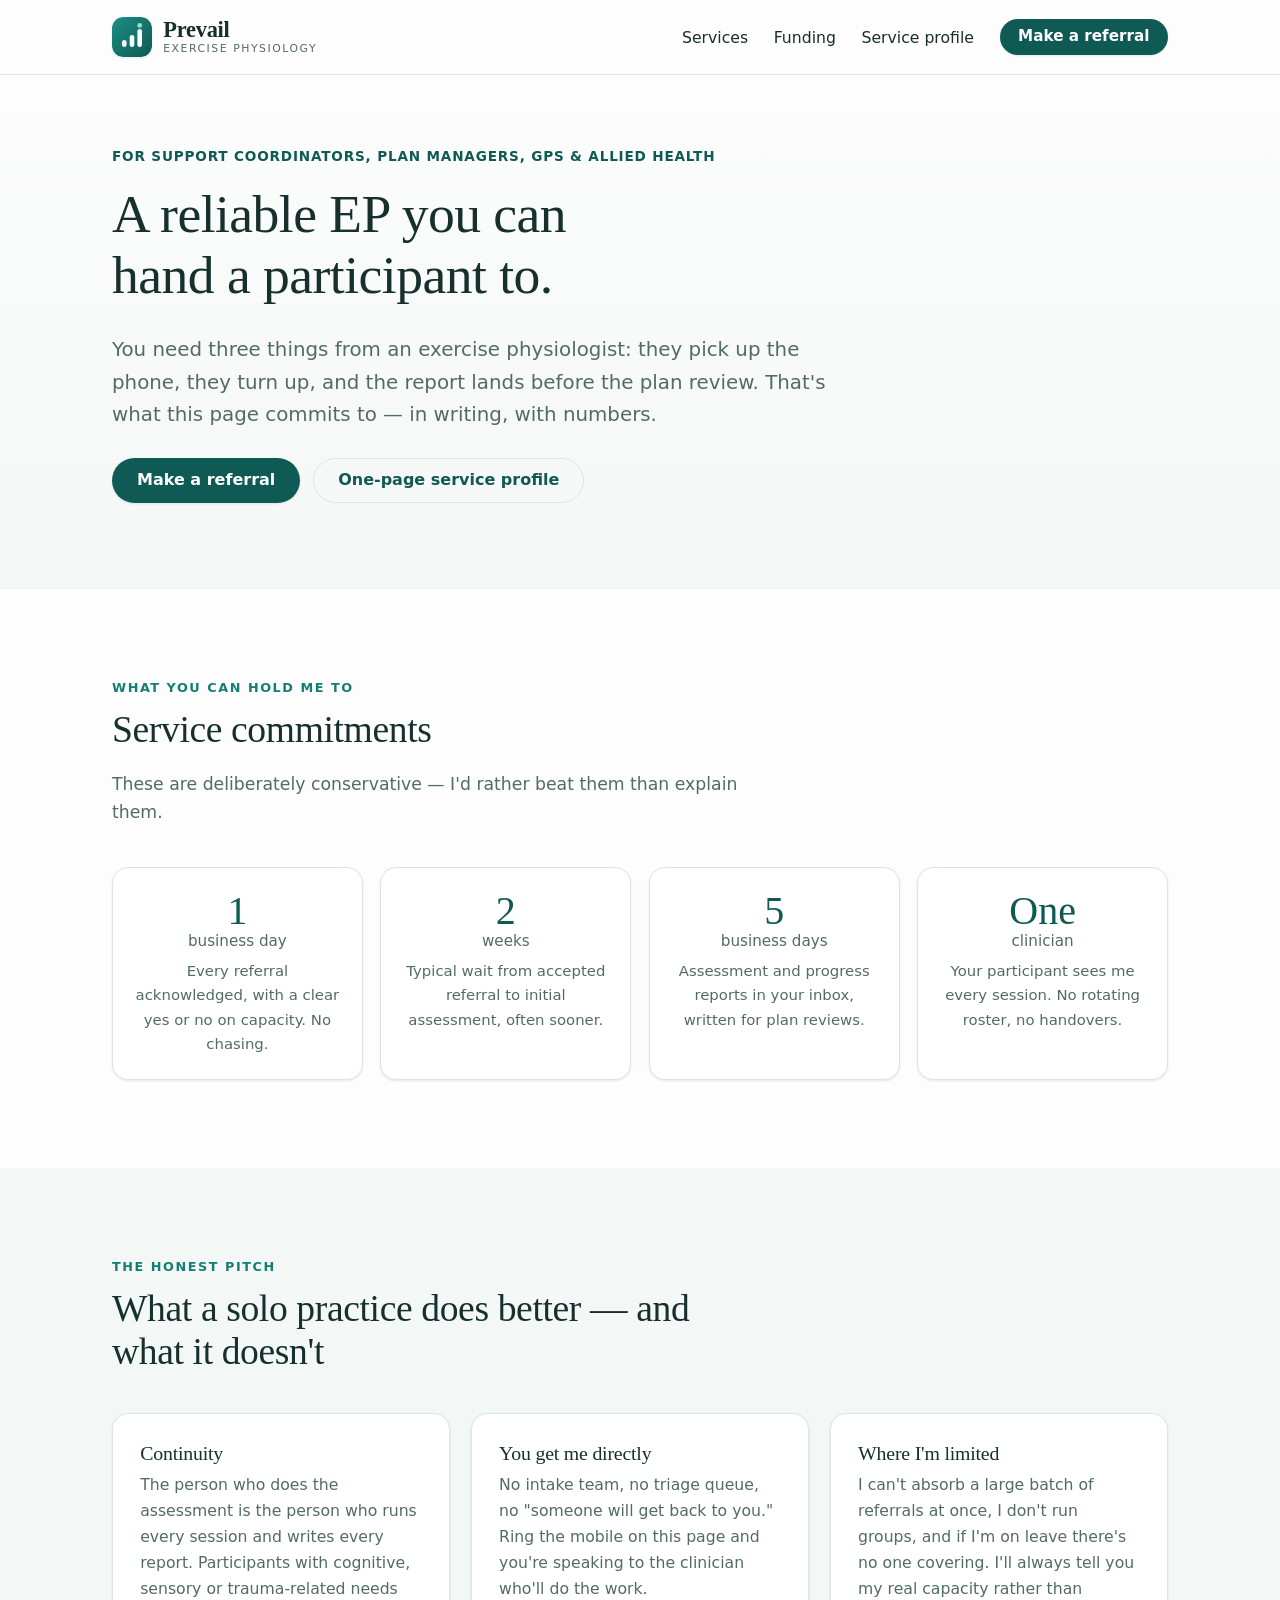
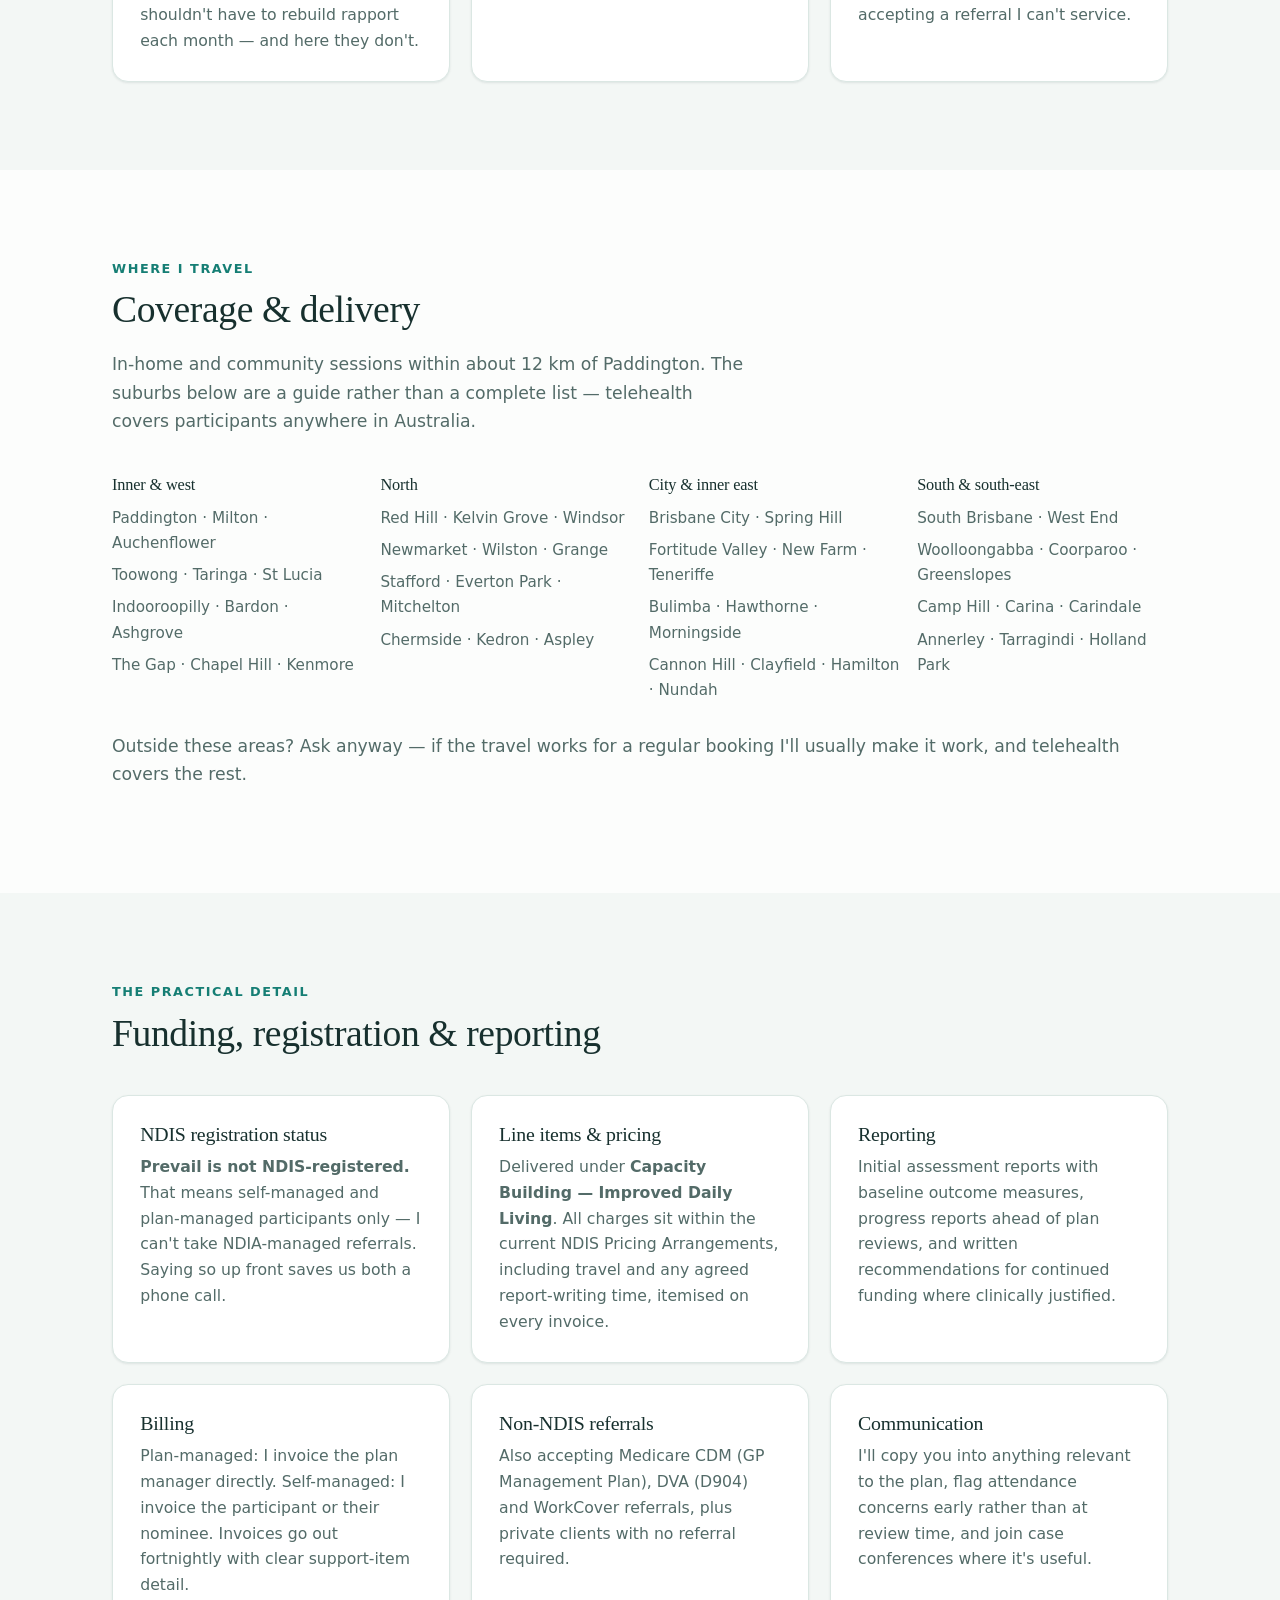
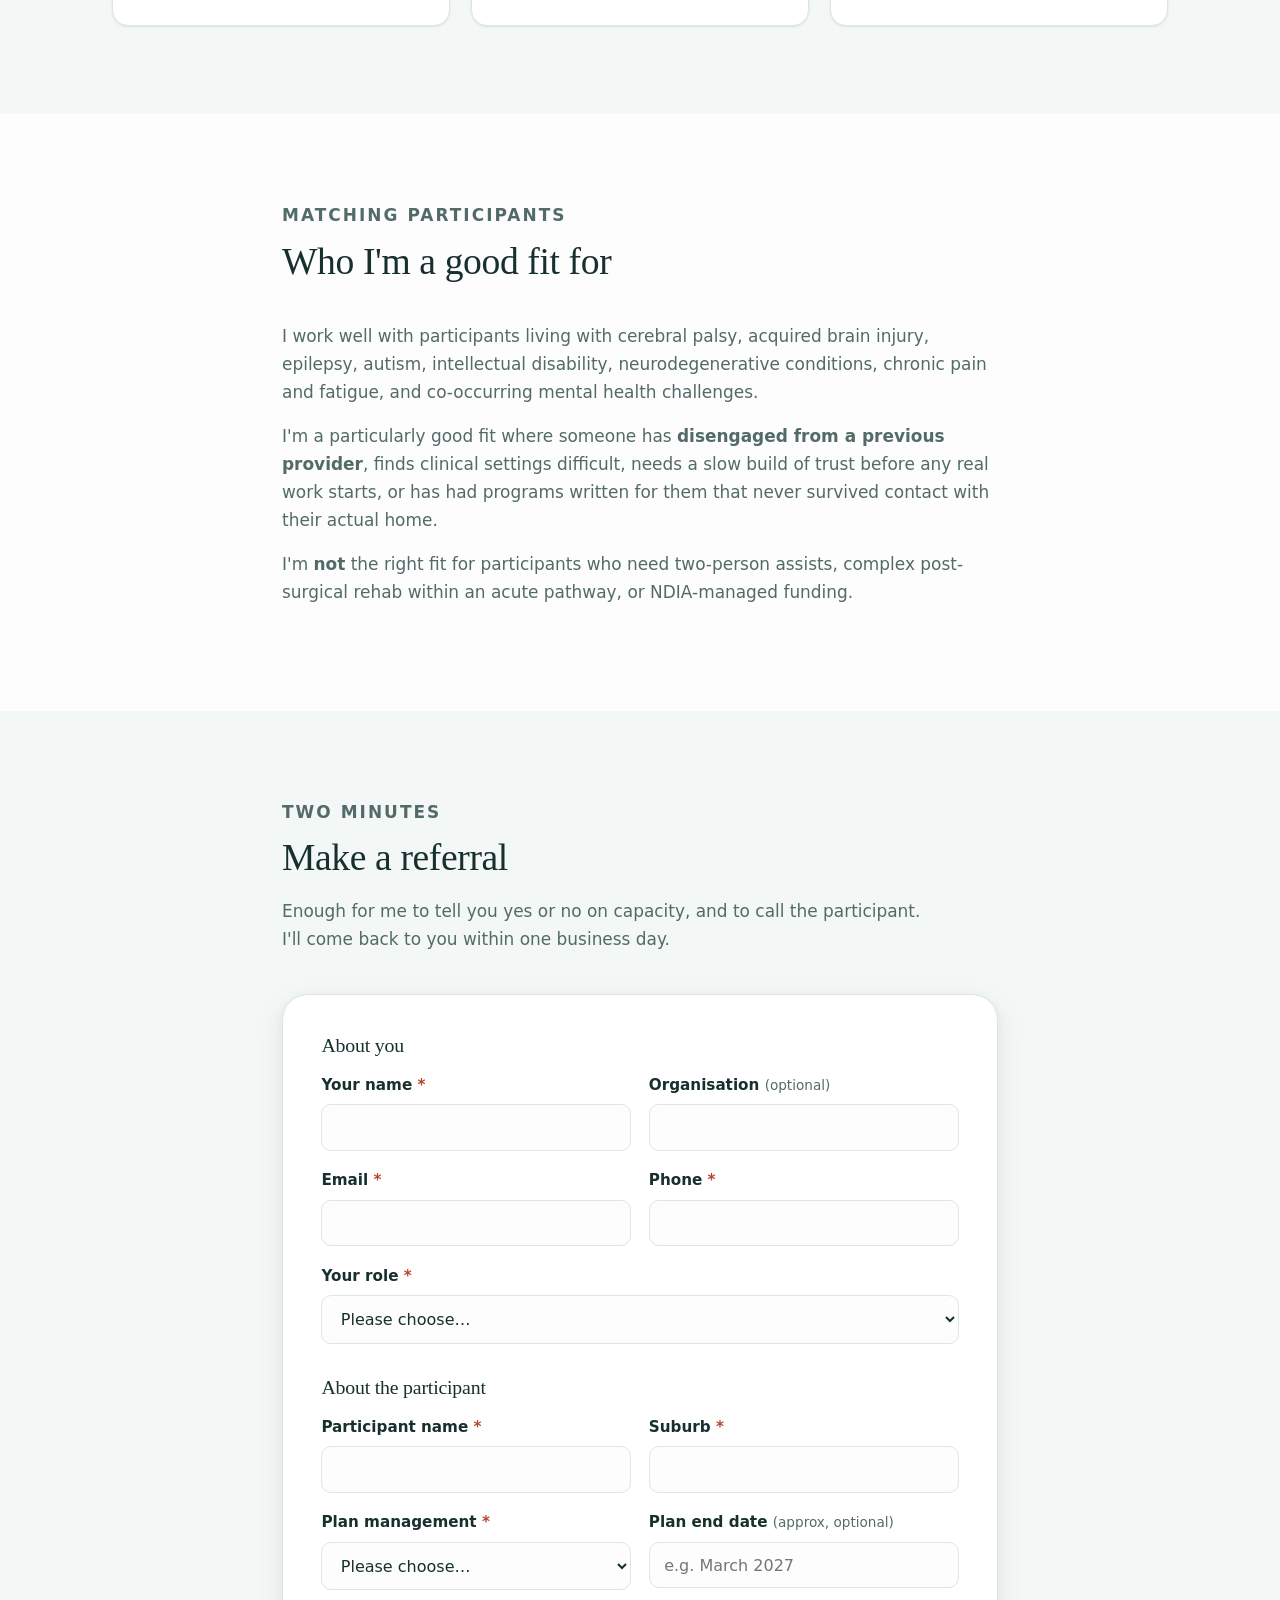
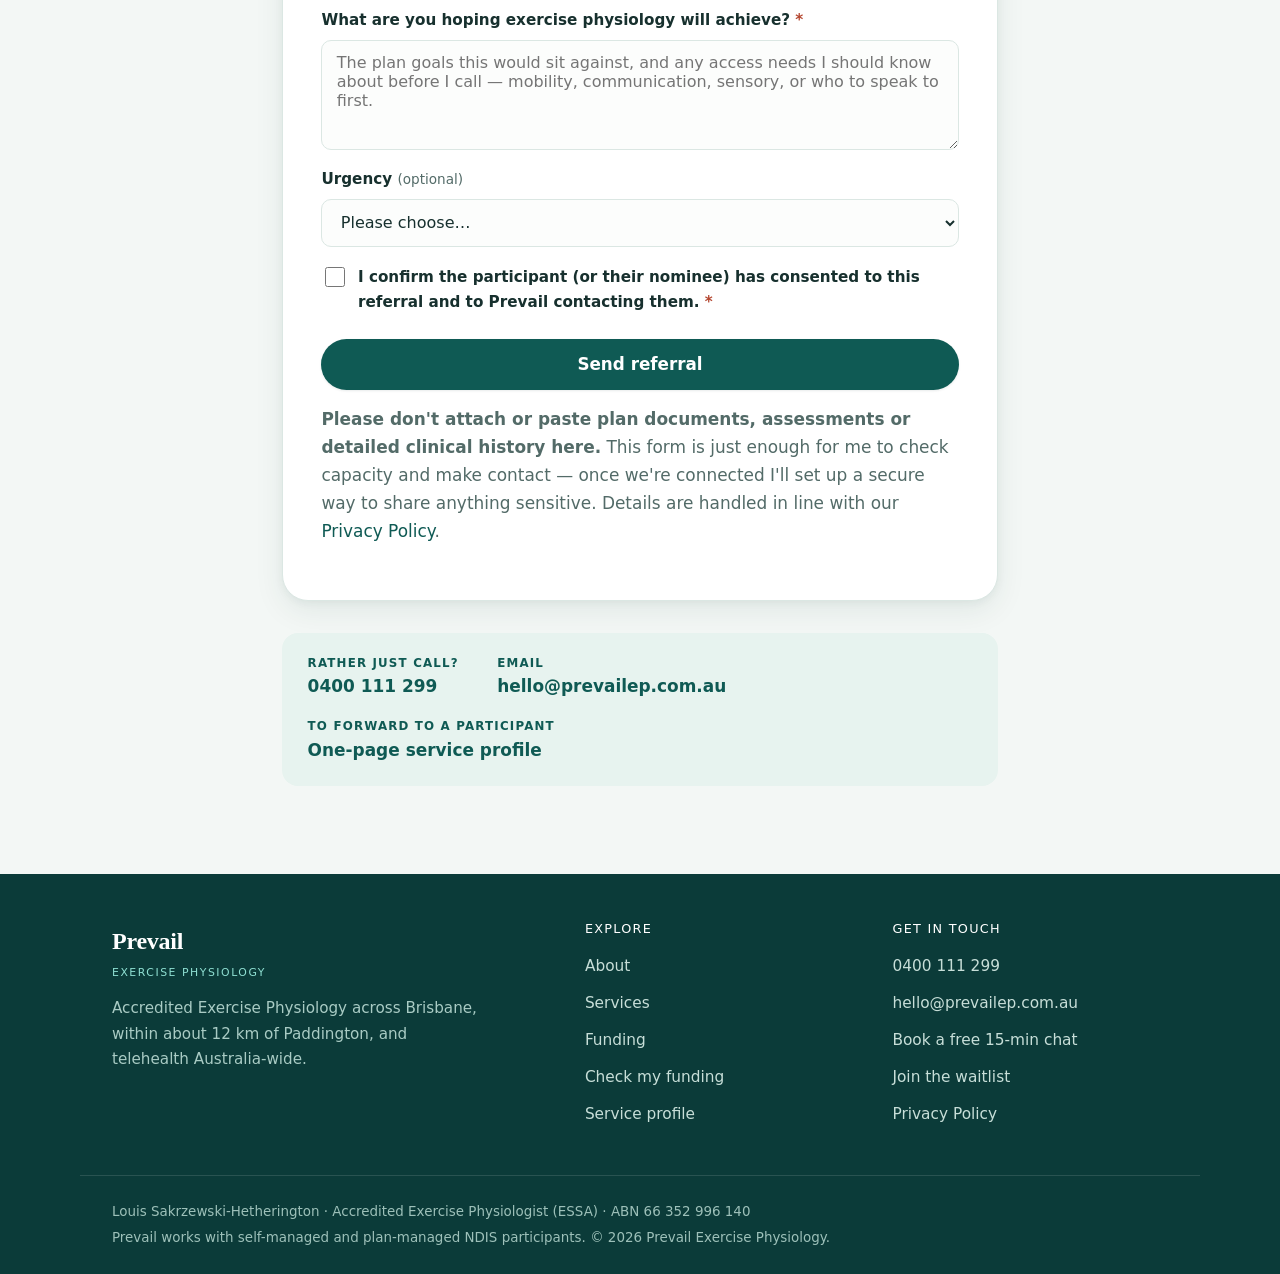
<file: for-referrers.html>
<!DOCTYPE html>
<html lang="en-AU">
<head>
  <meta charset="UTF-8" />

  <!-- Security policy. GitHub Pages cannot send custom headers, so this is
       declared in-document. Must stay above any resource it governs.
       Note: frame-ancestors / X-Frame-Options / nosniff are header-only and
       cannot be set here — see .github/DEPLOY-GUIDE.md -->
  <meta http-equiv="Content-Security-Policy" content="default-src 'self'; img-src 'self' data: https://www.googletagmanager.com https://www.google-analytics.com; style-src 'self' 'unsafe-inline' https://fonts.googleapis.com; font-src 'self' https://fonts.gstatic.com; script-src 'self' https://www.googletagmanager.com; connect-src 'self' https://api.web3forms.com https://www.googletagmanager.com https://www.google-analytics.com https://*.google-analytics.com https://analytics.google.com https://*.analytics.google.com; form-action 'self' https://api.web3forms.com; base-uri 'self'; object-src 'none'" />
  <meta name="referrer" content="strict-origin-when-cross-origin" />

  <meta name="viewport" content="width=device-width, initial-scale=1.0" />
  <title>For Support Coordinators &amp; Referrers | Prevail Exercise Physiology</title>
  <meta name="description" content="Exercise physiology referrals for NDIS support coordinators, plan managers, GPs and allied health across Brisbane, within about 12 km of Paddington. Referrals acknowledged within one business day, reports within five." />
  <meta name="theme-color" content="#0f5a54" />
  <link rel="canonical" href="https://prevailep.com.au/for-referrers.html" />

  <meta property="og:type" content="website" />
  <meta property="og:title" content="For Support Coordinators &amp; Referrers | Prevail Exercise Physiology" />
  <meta property="og:description" content="Current capacity, clear turnaround times, and a referral form that takes two minutes." />
  <meta property="og:url" content="https://prevailep.com.au/for-referrers.html" />
  <meta property="og:image" content="https://prevailep.com.au/og-image.png" />
  <meta name="twitter:card" content="summary_large_image" />

  <link rel="icon" href="favicon.svg" type="image/svg+xml" />
  <link rel="apple-touch-icon" href="apple-touch-icon.png" />

  <link rel="preconnect" href="https://fonts.googleapis.com" />
  <link rel="preconnect" href="https://fonts.gstatic.com" crossorigin />
  <link href="https://fonts.googleapis.com/css2?family=Fraunces:opsz,wght@9..144,400;9..144,500;9..144,600&family=Inter:wght@400;500;600;700&display=swap" rel="stylesheet" />
  <link rel="stylesheet" href="styles.css" />

  <link rel="preconnect" href="https://www.googletagmanager.com" />
  <script src="analytics.js" defer></script>
</head>
<body>
  <a class="skip-link" href="#main">Skip to content</a>

  <header class="site-header">
    <div class="container header-inner">
      <a class="brand" href="index.html" aria-label="Prevail Exercise Physiology — home">
        <span class="brand-mark" aria-hidden="true">
          <svg viewBox="0 0 40 40" width="40" height="40" role="img">
            <rect width="40" height="40" rx="11" fill="url(#pg)"></rect>
            <defs>
              <linearGradient id="pg" x1="0" y1="0" x2="40" y2="40" gradientUnits="userSpaceOnUse">
                <stop stop-color="#1b8f83"></stop>
                <stop offset="1" stop-color="#0f5a54"></stop>
              </linearGradient>
            </defs>
            <rect x="10" y="23" width="4.6" height="7" rx="2.3" fill="#fff" opacity="0.92"></rect>
            <rect x="17.7" y="18" width="4.6" height="12" rx="2.3" fill="#fff" opacity="0.96"></rect>
            <rect x="25.4" y="12" width="4.6" height="18" rx="2.3" fill="#fff"></rect>
            <circle cx="27.7" cy="8.4" r="2.4" fill="#8fe0d3"></circle>
          </svg>
        </span>
        <span class="brand-text">
          <span class="brand-name">Prevail</span>
          <span class="brand-sub">Exercise Physiology</span>
        </span>
      </a>
      <nav class="main-nav" aria-label="Primary">
        <button class="nav-toggle" aria-expanded="false" aria-controls="nav-list" aria-label="Open menu">
          <span class="nav-toggle-bar"></span>
          <span class="nav-toggle-bar"></span>
          <span class="nav-toggle-bar"></span>
        </button>
        <ul class="nav-list" id="nav-list">
          <li><a href="index.html#services">Services</a></li>
          <li><a href="index.html#funding">Funding</a></li>
          <li><a href="service-profile.html">Service profile</a></li>
          <li><a class="btn btn-primary btn-sm" href="#refer">Make a referral</a></li>
        </ul>
      </nav>
    </div>
  </header>

  <main id="main">

    <section class="page-hero">
      <div class="container">
        <p class="eyebrow">For support coordinators, plan managers, GPs &amp; allied health</p>
        <h1>A reliable EP you can hand a participant to.</h1>
        <p class="lead">You need three things from an exercise physiologist: they pick up the phone, they turn up, and the report lands before the plan review. That's what this page commits to — in writing, with numbers.</p>
        <div class="hero-actions">
          <a class="btn btn-primary" href="#refer">Make a referral</a>
          <a class="btn btn-ghost" href="service-profile.html">One-page service profile</a>
        </div>
      </div>
    </section>

    <!-- ===================== COMMITMENTS ===================== -->
    <section class="section">
      <div class="container">
        <div class="section-head">
          <p class="section-eyebrow">What you can hold me to</p>
          <h2>Service commitments</h2>
          <p class="section-intro">These are deliberately conservative — I'd rather beat them than explain them.</p>
        </div>

        <div class="commit-grid">
          <div class="commit">
            <span class="commit-num">1<small>business day</small></span>
            <p>Every referral acknowledged, with a clear yes or no on capacity. No chasing.</p>
          </div>
          <div class="commit">
            <span class="commit-num">2<small>weeks</small></span>
            <p>Typical wait from accepted referral to initial assessment, often sooner.</p>
          </div>
          <div class="commit">
            <span class="commit-num">5<small>business days</small></span>
            <p>Assessment and progress reports in your inbox, written for plan reviews.</p>
          </div>
          <div class="commit">
            <span class="commit-num">One<small>clinician</small></span>
            <p>Your participant sees me every session. No rotating roster, no handovers.</p>
          </div>
        </div>
      </div>
    </section>

    <!-- ===================== WHY A SOLO PRACTICE ===================== -->
    <section class="section section-tint">
      <div class="container">
        <div class="section-head">
          <p class="section-eyebrow">The honest pitch</p>
          <h2>What a solo practice does better — and what it doesn't</h2>
        </div>
        <div class="cards-3">
          <article class="card">
            <h3>Continuity</h3>
            <p>The person who does the assessment is the person who runs every session and writes every report. Participants with cognitive, sensory or trauma-related needs shouldn't have to rebuild rapport each month — and here they don't.</p>
          </article>
          <article class="card">
            <h3>You get me directly</h3>
            <p>No intake team, no triage queue, no "someone will get back to you." Ring the mobile on this page and you're speaking to the clinician who'll do the work.</p>
          </article>
          <article class="card">
            <h3>Where I'm limited</h3>
            <p>I can't absorb a large batch of referrals at once, I don't run groups, and if I'm on leave there's no one covering. I'll always tell you my real capacity rather than accepting a referral I can't service.</p>
          </article>
        </div>
      </div>
    </section>

    <!-- ===================== COVERAGE ===================== -->
    <section class="section">
      <div class="container">
        <div class="section-head">
          <p class="section-eyebrow">Where I travel</p>
          <h2>Coverage &amp; delivery</h2>
          <p class="section-intro">In-home and community sessions within about 12&nbsp;km of Paddington. The suburbs below are a guide rather than a complete list &mdash; telehealth covers participants anywhere in Australia.</p>
        </div>

        <!-- Service area: roughly a 12 km radius from Paddington 4064.
             This list and the radius stated in the section intro above have to
             move together, along with the areaServed GeoCircle in index.html's
             structured data and the Coverage block in service-profile.html. -->
        <div class="coverage">
          <div class="coverage-col">
            <h3>Inner &amp; west</h3>
            <ul>
              <li>Paddington &middot; Milton &middot; Auchenflower</li>
              <li>Toowong &middot; Taringa &middot; St Lucia</li>
              <li>Indooroopilly &middot; Bardon &middot; Ashgrove</li>
              <li>The Gap &middot; Chapel Hill &middot; Kenmore</li>
            </ul>
          </div>
          <div class="coverage-col">
            <h3>North</h3>
            <ul>
              <li>Red Hill &middot; Kelvin Grove &middot; Windsor</li>
              <li>Newmarket &middot; Wilston &middot; Grange</li>
              <li>Stafford &middot; Everton Park &middot; Mitchelton</li>
              <li>Chermside &middot; Kedron &middot; Aspley</li>
            </ul>
          </div>
          <div class="coverage-col">
            <h3>City &amp; inner east</h3>
            <ul>
              <li>Brisbane City &middot; Spring Hill</li>
              <li>Fortitude Valley &middot; New Farm &middot; Teneriffe</li>
              <li>Bulimba &middot; Hawthorne &middot; Morningside</li>
              <li>Cannon Hill &middot; Clayfield &middot; Hamilton &middot; Nundah</li>
            </ul>
          </div>
          <div class="coverage-col">
            <h3>South &amp; south-east</h3>
            <ul>
              <li>South Brisbane &middot; West End</li>
              <li>Woolloongabba &middot; Coorparoo &middot; Greenslopes</li>
              <li>Camp Hill &middot; Carina &middot; Carindale</li>
              <li>Annerley &middot; Tarragindi &middot; Holland Park</li>
            </ul>
          </div>
        </div>

        <p class="section-intro" style="margin-top:1.6rem;">Outside these areas? Ask anyway — if the travel works for a regular booking I'll usually make it work, and telehealth covers the rest.</p>
      </div>
    </section>

    <!-- ===================== FUNDING & REPORTING ===================== -->
    <section class="section section-tint">
      <div class="container">
        <div class="section-head">
          <p class="section-eyebrow">The practical detail</p>
          <h2>Funding, registration &amp; reporting</h2>
        </div>
        <div class="cards-3">
          <article class="card">
            <h3>NDIS registration status</h3>
            <p><strong>Prevail is not NDIS-registered.</strong> That means self-managed and plan-managed participants only — I can't take NDIA-managed referrals. Saying so up front saves us both a phone call.</p>
          </article>
          <article class="card">
            <h3>Line items &amp; pricing</h3>
            <p>Delivered under <strong>Capacity Building — Improved Daily Living</strong>. All charges sit within the current NDIS Pricing Arrangements, including travel and any agreed report-writing time, itemised on every invoice.</p>
          </article>
          <article class="card">
            <h3>Reporting</h3>
            <p>Initial assessment reports with baseline outcome measures, progress reports ahead of plan reviews, and written recommendations for continued funding where clinically justified.</p>
          </article>
          <article class="card">
            <h3>Billing</h3>
            <p>Plan-managed: I invoice the plan manager directly. Self-managed: I invoice the participant or their nominee. Invoices go out fortnightly with clear support-item detail.</p>
          </article>
          <article class="card">
            <h3>Non-NDIS referrals</h3>
            <p>Also accepting Medicare CDM (GP Management Plan), DVA (D904) and WorkCover referrals, plus private clients with no referral required.</p>
          </article>
          <article class="card">
            <h3>Communication</h3>
            <p>I'll copy you into anything relevant to the plan, flag attendance concerns early rather than at review time, and join case conferences where it's useful.</p>
          </article>
        </div>
      </div>
    </section>

    <!-- ===================== WHO I'M A GOOD FIT FOR ===================== -->
    <section class="section">
      <div class="container narrow">
        <div class="section-head">
          <p class="section-eyebrow">Matching participants</p>
          <h2>Who I'm a good fit for</h2>
        </div>
        <p class="section-intro">I work well with participants living with cerebral palsy, acquired brain injury, epilepsy, autism, intellectual disability, neurodegenerative conditions, chronic pain and fatigue, and co-occurring mental health challenges.</p>
        <p class="section-intro">I'm a particularly good fit where someone has <strong>disengaged from a previous provider</strong>, finds clinical settings difficult, needs a slow build of trust before any real work starts, or has had programs written for them that never survived contact with their actual home.</p>
        <p class="section-intro">I'm <strong>not</strong> the right fit for participants who need two-person assists, complex post-surgical rehab within an acute pathway, or NDIA-managed funding.</p>
      </div>
    </section>

    <!-- ===================== REFERRAL FORM ===================== -->
    <section class="section section-tint" id="refer">
      <div class="container narrow">
        <div class="section-head">
          <p class="section-eyebrow">Two minutes</p>
          <h2>Make a referral</h2>
          <p class="section-intro">Enough for me to tell you yes or no on capacity, and to call the participant. I'll come back to you within one business day.</p>
        </div>

        <form id="referral-form" class="waitlist-form" novalidate
              data-w3form
              data-event="referral"
              data-segments="plan_management,referrer_type"
              data-success="Referral received — thank you. I'll come back to you within one business day with a yes or no on capacity, and next steps if it's a yes.">

          <input type="hidden" name="access_key" value="93210d81-c28c-47c1-9651-b04172fda6cb" />
          <input type="hidden" name="subject" value="New Prevail referral" />
          <input type="hidden" name="from_name" value="Prevail EP Website — Referral" />
          <!-- Honeypot spam trap (leave empty) -->
          <input type="checkbox" name="botcheck" class="visually-hidden" style="display:none" tabindex="-1" autocomplete="off" />

          <h3 style="margin-bottom:1rem;">About you</h3>

          <div class="field-row">
            <div class="field">
              <label for="rf-name">Your name <span class="req">*</span></label>
              <input id="rf-name" name="referrer_name" type="text" autocomplete="name" required />
            </div>
            <div class="field">
              <label for="rf-org">Organisation <span class="optional">(optional)</span></label>
              <input id="rf-org" name="organisation" type="text" autocomplete="organization" />
            </div>
          </div>

          <div class="field-row">
            <div class="field">
              <label for="rf-email">Email <span class="req">*</span></label>
              <input id="rf-email" name="referrer_email" type="email" autocomplete="email" required />
            </div>
            <div class="field">
              <label for="rf-phone">Phone <span class="req">*</span></label>
              <input id="rf-phone" name="referrer_phone" type="tel" autocomplete="tel" inputmode="tel" required />
            </div>
          </div>

          <div class="field">
            <label for="rf-type">Your role <span class="req">*</span></label>
            <select id="rf-type" name="referrer_type" required>
              <option value="" selected disabled>Please choose…</option>
              <option>Support coordinator</option>
              <option>Specialist support coordinator</option>
              <option>Plan manager</option>
              <option>Local Area Coordinator</option>
              <option>GP</option>
              <option>Allied health professional</option>
              <option>Family member or nominee</option>
              <option>Other</option>
            </select>
          </div>

          <h3 style="margin:2rem 0 1rem;">About the participant</h3>

          <div class="field-row">
            <div class="field">
              <label for="rf-pname">Participant name <span class="req">*</span></label>
              <input id="rf-pname" name="participant_name" type="text" required />
            </div>
            <div class="field">
              <label for="rf-suburb">Suburb <span class="req">*</span></label>
              <input id="rf-suburb" name="participant_suburb" type="text" required />
            </div>
          </div>

          <div class="field-row">
            <div class="field">
              <label for="rf-mgmt">Plan management <span class="req">*</span></label>
              <select id="rf-mgmt" name="plan_management" required>
                <option value="" selected disabled>Please choose…</option>
                <option>Self-managed</option>
                <option>Plan-managed</option>
                <option>NDIA-managed</option>
                <option>Not NDIS — Medicare / DVA / WorkCover / private</option>
              </select>
            </div>
            <div class="field">
              <label for="rf-planend">Plan end date <span class="optional">(approx, optional)</span></label>
              <input id="rf-planend" name="plan_end_date" type="text" placeholder="e.g. March 2027" />
            </div>
          </div>

          <div class="field">
            <label for="rf-goals">What are you hoping exercise physiology will achieve? <span class="req">*</span></label>
            <textarea id="rf-goals" name="referral_goals" rows="4" required placeholder="The plan goals this would sit against, and any access needs I should know about before I call — mobility, communication, sensory, or who to speak to first."></textarea>
          </div>

          <div class="field">
            <label for="rf-urgency">Urgency <span class="optional">(optional)</span></label>
            <select id="rf-urgency" name="urgency">
              <option value="" selected disabled>Please choose…</option>
              <option>No rush — whenever there's capacity</option>
              <option>Within the next month</option>
              <option>Plan review approaching — time-sensitive</option>
              <option>Funding expiring soon</option>
            </select>
          </div>

          <div class="field consent">
            <label class="checkbox">
              <input type="checkbox" id="rf-consent" name="consent" value="Yes" required />
              <span>I confirm the participant (or their nominee) has consented to this referral and to Prevail contacting them. <span class="req">*</span></span>
            </label>
          </div>

          <button type="submit" class="btn btn-primary btn-block">Send referral</button>

          <!-- Deliberate: this form is a first-contact tool, not a clinical
               intake. Plans, reports and diagnoses are health information
               under the Privacy Act and shouldn't arrive via a web form. -->
          <p class="form-note"><strong>Please don't attach or paste plan documents, assessments or detailed clinical history here.</strong> This form is just enough for me to check capacity and make contact — once we're connected I'll set up a secure way to share anything sensitive. Details are handled in line with our <a href="privacy.html" target="_blank" rel="noopener">Privacy Policy</a>.</p>

          <p class="form-status" role="status" aria-live="polite"></p>
        </form>

        <div class="contact-strip">
          <div class="ci">
            <span class="ci-label">Rather just call?</span>
            <span class="ci-value"><a href="tel:+61400111299">0400 111 299</a></span>
          </div>
          <div class="ci">
            <span class="ci-label">Email</span>
            <span class="ci-value"><a href="mailto:hello@prevailep.com.au">hello@prevailep.com.au</a></span>
          </div>
          <div class="ci">
            <span class="ci-label">To forward to a participant</span>
            <span class="ci-value"><a href="service-profile.html">One-page service profile</a></span>
          </div>
        </div>
      </div>
    </section>

  </main>

  <footer class="site-footer">
    <div class="container footer-inner">
      <div class="footer-brand">
        <span class="brand-name">Prevail</span>
        <span class="brand-sub">Exercise Physiology</span>
        <p class="footer-tag">Accredited Exercise Physiology across Brisbane, within about 12&nbsp;km of Paddington, and telehealth Australia-wide.</p>
      </div>
      <div class="footer-col">
        <h4>Explore</h4>
        <ul>
          <li><a href="index.html#about">About</a></li>
          <li><a href="index.html#services">Services</a></li>
          <li><a href="index.html#funding">Funding</a></li>
          <li><a href="index.html#check">Check my funding</a></li>
          <li><a href="service-profile.html">Service profile</a></li>
        </ul>
      </div>
      <div class="footer-col">
        <h4>Get in touch</h4>
        <ul>
          <li><a href="tel:+61400111299">0400 111 299</a></li>
          <li><a href="mailto:hello@prevailep.com.au">hello@prevailep.com.au</a></li>
          <li><a href="booking.html">Book a free 15-min chat</a></li>
          <li><a href="index.html#waitlist">Join the waitlist</a></li>
          <li><a href="privacy.html">Privacy Policy</a></li>
        </ul>
      </div>
    </div>
    <div class="container footer-legal">
      <p>Louis Sakrzewski-Hetherington · Accredited Exercise Physiologist (ESSA) · ABN 66 352 996 140</p>
      <p>Prevail works with self-managed and plan-managed NDIS participants. &copy; <span id="year">2026</span> Prevail Exercise Physiology.</p>
    </div>
  </footer>

  <script src="script.js"></script>
</body>
</html>
</file>
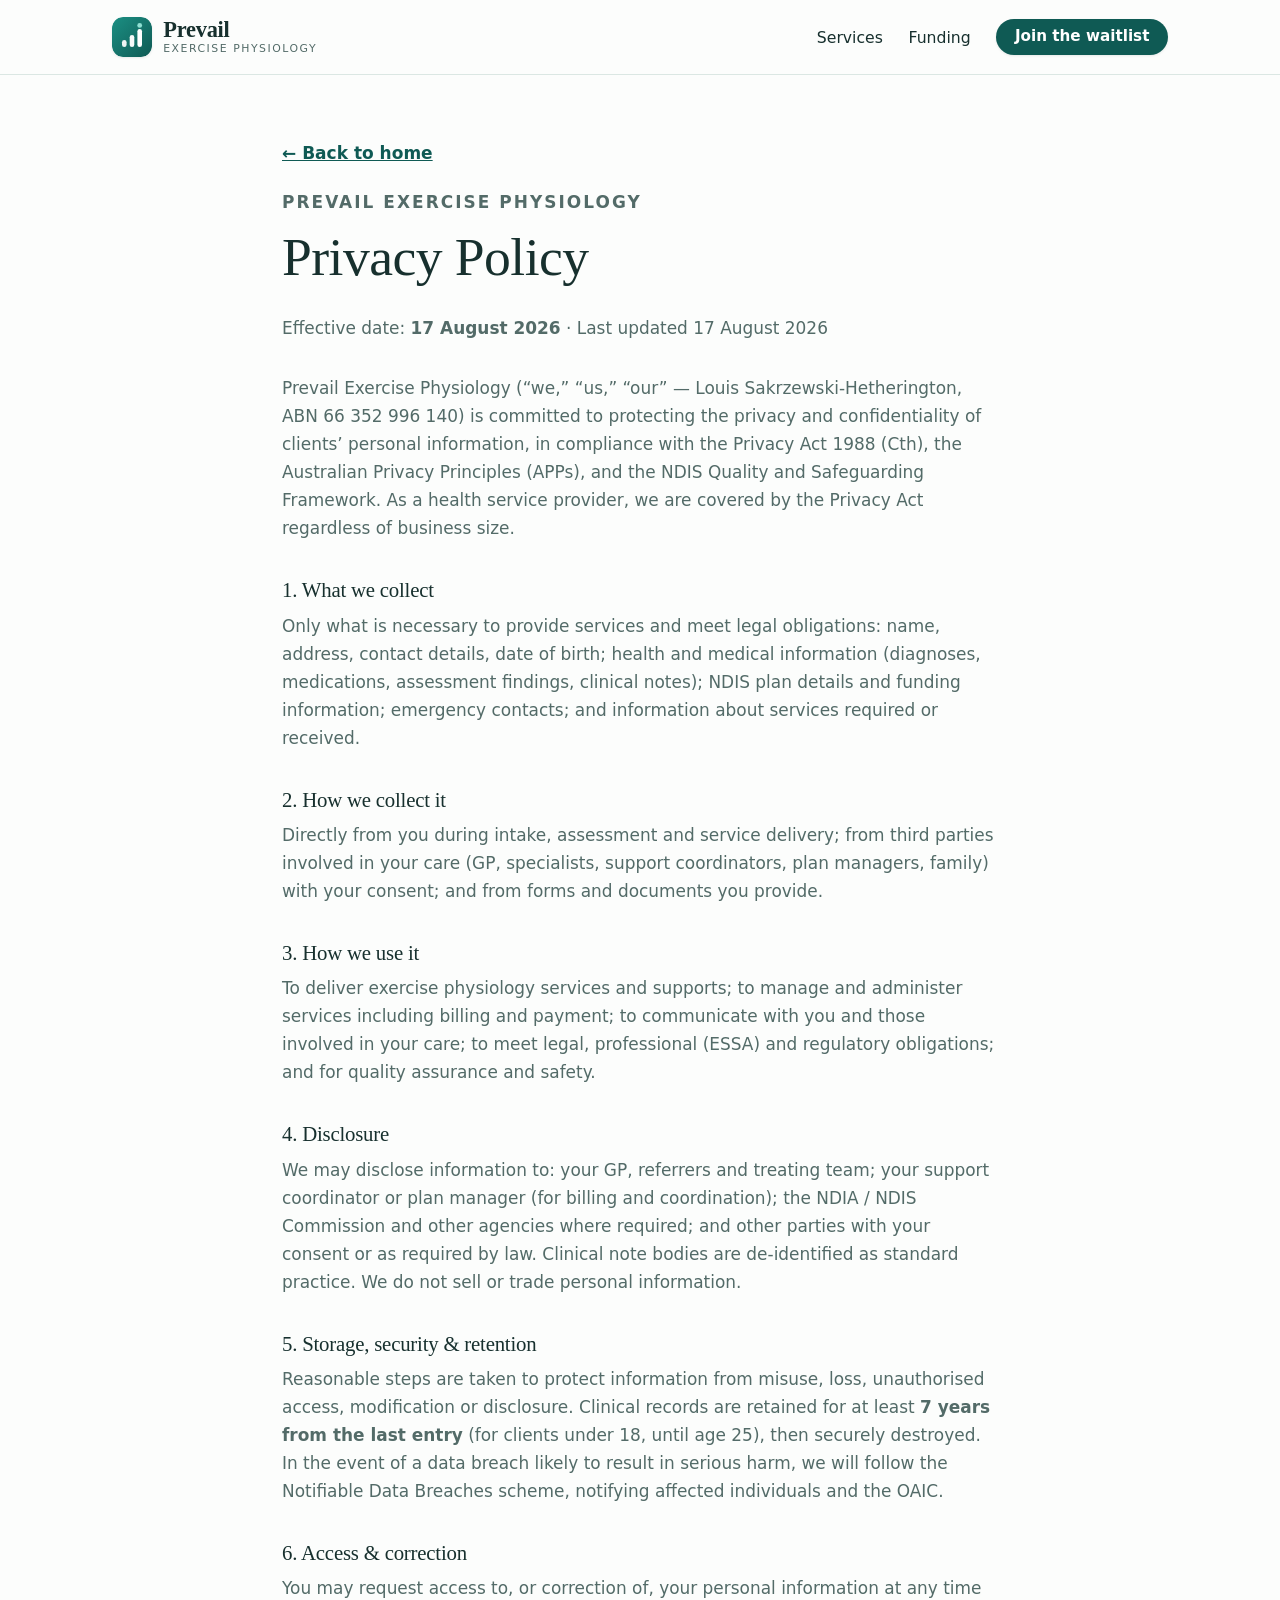
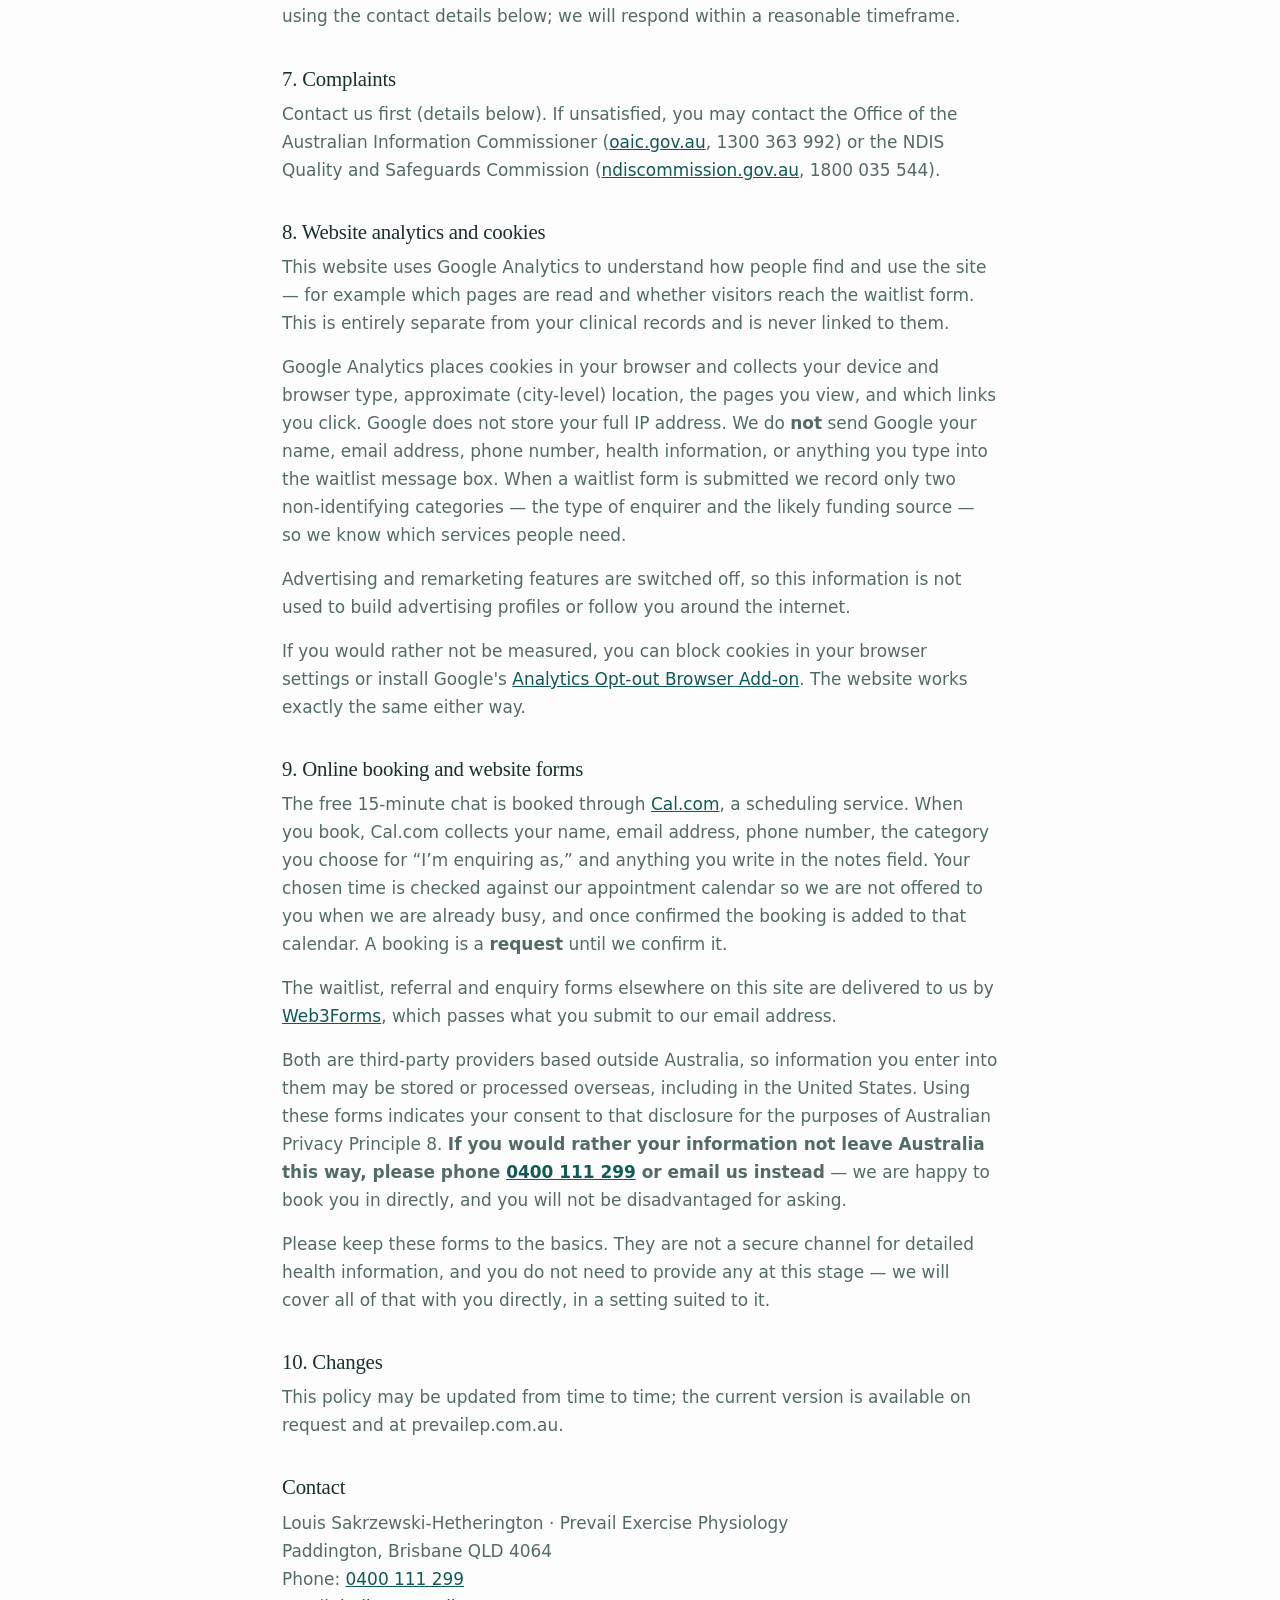
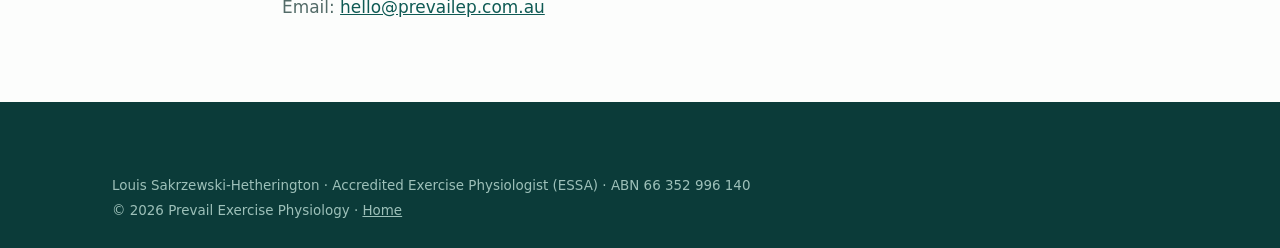
<file: privacy.html>
<!DOCTYPE html>
<html lang="en-AU">
<head>
  <meta charset="UTF-8" />

  <!-- Security policy. GitHub Pages cannot send custom headers, so this is
       declared in-document. Must stay above any resource it governs.
       Note: frame-ancestors / X-Frame-Options / nosniff are header-only and
       cannot be set here — see .github/DEPLOY-GUIDE.md -->
  <meta http-equiv="Content-Security-Policy" content="default-src 'self'; img-src 'self' data: https://www.googletagmanager.com https://www.google-analytics.com; style-src 'self' 'unsafe-inline' https://fonts.googleapis.com; font-src 'self' https://fonts.gstatic.com; script-src 'self' https://www.googletagmanager.com; connect-src 'self' https://api.web3forms.com https://www.googletagmanager.com https://www.google-analytics.com https://*.google-analytics.com https://analytics.google.com https://*.analytics.google.com; form-action 'self' https://api.web3forms.com; base-uri 'self'; object-src 'none'" />
  <meta name="referrer" content="strict-origin-when-cross-origin" />

  <meta name="viewport" content="width=device-width, initial-scale=1.0" />
  <title>Privacy Policy | Prevail Exercise Physiology</title>
  <meta name="description" content="How Prevail Exercise Physiology collects, uses, stores and protects your personal and health information." />
  <meta name="robots" content="index, follow" />
  <link rel="canonical" href="https://prevailep.com.au/privacy.html" />
  <link rel="icon" href="favicon.svg" type="image/svg+xml" />
  <link rel="apple-touch-icon" href="apple-touch-icon.png" />
  <link rel="preconnect" href="https://fonts.googleapis.com" />
  <link rel="preconnect" href="https://fonts.gstatic.com" crossorigin />
  <link href="https://fonts.googleapis.com/css2?family=Fraunces:opsz,wght@9..144,400;9..144,500;9..144,600&family=Inter:wght@400;500;600;700&display=swap" rel="stylesheet" />
  <link rel="stylesheet" href="styles.css" />
  <link rel="preconnect" href="https://www.googletagmanager.com" />
  <script src="analytics.js" defer></script>
  <style>
    .legal { padding-block: clamp(2.4rem, 6vw, 4rem); }
    .legal h2 { font-size: 1.3rem; margin-top: 2.2rem; }
    .legal p, .legal li { color: var(--muted); }
    .legal .lede { font-size: 1.08rem; }
    .legal .meta { color: var(--muted); font-size: .92rem; margin-bottom: 2rem; }
    .legal a { text-decoration: underline; }
    .back-link { display: inline-flex; align-items: center; gap: .4rem; margin-bottom: 1.4rem; font-weight: 600; }
  </style>
</head>
<body>
  <a class="skip-link" href="#main">Skip to content</a>

  <header class="site-header">
    <div class="container header-inner">
      <a class="brand" href="index.html" aria-label="Prevail Exercise Physiology — home">
        <span class="brand-mark" aria-hidden="true">
          <svg viewBox="0 0 40 40" width="40" height="40" role="img">
            <rect width="40" height="40" rx="11" fill="url(#pg)"></rect>
            <defs>
              <linearGradient id="pg" x1="0" y1="0" x2="40" y2="40" gradientUnits="userSpaceOnUse">
                <stop stop-color="#1b8f83"></stop>
                <stop offset="1" stop-color="#0f5a54"></stop>
              </linearGradient>
            </defs>
            <rect x="10" y="23" width="4.6" height="7" rx="2.3" fill="#fff" opacity="0.92"></rect>
            <rect x="17.7" y="18" width="4.6" height="12" rx="2.3" fill="#fff" opacity="0.96"></rect>
            <rect x="25.4" y="12" width="4.6" height="18" rx="2.3" fill="#fff"></rect>
            <circle cx="27.7" cy="8.4" r="2.4" fill="#8fe0d3"></circle>
          </svg>
        </span>
        <span class="brand-text">
          <span class="brand-name">Prevail</span>
          <span class="brand-sub">Exercise Physiology</span>
        </span>
      </a>
      <nav class="main-nav" aria-label="Primary">
        <ul class="nav-list">
          <li><a href="index.html#services">Services</a></li>
          <li><a href="index.html#funding">Funding</a></li>
          <li><a class="btn btn-primary btn-sm" href="index.html#waitlist">Join the waitlist</a></li>
        </ul>
      </nav>
    </div>
  </header>

  <main id="main">
    <section class="section legal">
      <div class="container narrow">
        <a class="back-link" href="index.html">← Back to home</a>
        <p class="section-eyebrow">Prevail Exercise Physiology</p>
        <h1>Privacy Policy</h1>
        <p class="meta">Effective date: <strong>17 August 2026</strong> · Last updated 17 August 2026</p>

        <p class="lede">Prevail Exercise Physiology (“we,” “us,” “our” — Louis Sakrzewski-Hetherington, ABN 66&nbsp;352&nbsp;996&nbsp;140) is committed to protecting the privacy and confidentiality of clients’ personal information, in compliance with the Privacy Act 1988 (Cth), the Australian Privacy Principles (APPs), and the NDIS Quality and Safeguarding Framework. As a health service provider, we are covered by the Privacy Act regardless of business size.</p>

        <h2>1. What we collect</h2>
        <p>Only what is necessary to provide services and meet legal obligations: name, address, contact details, date of birth; health and medical information (diagnoses, medications, assessment findings, clinical notes); NDIS plan details and funding information; emergency contacts; and information about services required or received.</p>

        <h2>2. How we collect it</h2>
        <p>Directly from you during intake, assessment and service delivery; from third parties involved in your care (GP, specialists, support coordinators, plan managers, family) with your consent; and from forms and documents you provide.</p>

        <h2>3. How we use it</h2>
        <p>To deliver exercise physiology services and supports; to manage and administer services including billing and payment; to communicate with you and those involved in your care; to meet legal, professional (ESSA) and regulatory obligations; and for quality assurance and safety.</p>

        <h2>4. Disclosure</h2>
        <p>We may disclose information to: your GP, referrers and treating team; your support coordinator or plan manager (for billing and coordination); the NDIA / NDIS Commission and other agencies where required; and other parties with your consent or as required by law. Clinical note bodies are de-identified as standard practice. We do not sell or trade personal information.</p>

        <h2>5. Storage, security &amp; retention</h2>
        <p>Reasonable steps are taken to protect information from misuse, loss, unauthorised access, modification or disclosure. Clinical records are retained for at least <strong>7 years from the last entry</strong> (for clients under 18, until age 25), then securely destroyed. In the event of a data breach likely to result in serious harm, we will follow the Notifiable Data Breaches scheme, notifying affected individuals and the OAIC.</p>

        <h2>6. Access &amp; correction</h2>
        <p>You may request access to, or correction of, your personal information at any time using the contact details below; we will respond within a reasonable timeframe.</p>

        <h2>7. Complaints</h2>
        <p>Contact us first (details below). If unsatisfied, you may contact the Office of the Australian Information Commissioner (<a href="https://www.oaic.gov.au" target="_blank" rel="noopener">oaic.gov.au</a>, 1300&nbsp;363&nbsp;992) or the NDIS Quality and Safeguards Commission (<a href="https://www.ndiscommission.gov.au" target="_blank" rel="noopener">ndiscommission.gov.au</a>, 1800&nbsp;035&nbsp;544).</p>

        <h2>8. Website analytics and cookies</h2>
        <p>This website uses Google Analytics to understand how people find and use the site — for example which pages are read and whether visitors reach the waitlist form. This is entirely separate from your clinical records and is never linked to them.</p>
        <p>Google Analytics places cookies in your browser and collects your device and browser type, approximate (city-level) location, the pages you view, and which links you click. Google does not store your full IP address. We do <strong>not</strong> send Google your name, email address, phone number, health information, or anything you type into the waitlist message box. When a waitlist form is submitted we record only two non-identifying categories — the type of enquirer and the likely funding source — so we know which services people need.</p>
        <p>Advertising and remarketing features are switched off, so this information is not used to build advertising profiles or follow you around the internet.</p>
        <p>If you would rather not be measured, you can block cookies in your browser settings or install Google's <a href="https://tools.google.com/dlpage/gaoptout" target="_blank" rel="noopener">Analytics Opt-out Browser Add-on</a>. The website works exactly the same either way.</p>

        <h2>9. Online booking and website forms</h2>
        <p>The free 15-minute chat is booked through <a href="https://cal.com" target="_blank" rel="noopener">Cal.com</a>, a scheduling service. When you book, Cal.com collects your name, email address, phone number, the category you choose for “I’m enquiring as,” and anything you write in the notes field. Your chosen time is checked against our appointment calendar so we are not offered to you when we are already busy, and once confirmed the booking is added to that calendar. A booking is a <strong>request</strong> until we confirm it.</p>
        <p>The waitlist, referral and enquiry forms elsewhere on this site are delivered to us by <a href="https://web3forms.com" target="_blank" rel="noopener">Web3Forms</a>, which passes what you submit to our email address.</p>
        <p>Both are third-party providers based outside Australia, so information you enter into them may be stored or processed overseas, including in the United States. Using these forms indicates your consent to that disclosure for the purposes of Australian Privacy Principle 8. <strong>If you would rather your information not leave Australia this way, please phone <a href="tel:+61400111299">0400&nbsp;111&nbsp;299</a> or email us instead</strong> — we are happy to book you in directly, and you will not be disadvantaged for asking.</p>
        <p>Please keep these forms to the basics. They are not a secure channel for detailed health information, and you do not need to provide any at this stage — we will cover all of that with you directly, in a setting suited to it.</p>

        <h2>10. Changes</h2>
        <p>This policy may be updated from time to time; the current version is available on request and at prevailep.com.au.</p>

        <h2>Contact</h2>
        <p>Louis Sakrzewski-Hetherington · Prevail Exercise Physiology<br />
        Paddington, Brisbane QLD 4064<br />
        Phone: <a href="tel:+61400111299">0400&nbsp;111&nbsp;299</a><br />
        Email: <a href="mailto:hello@prevailep.com.au">hello@prevailep.com.au</a></p>
      </div>
    </section>
  </main>

  <footer class="site-footer">
    <div class="container footer-legal" style="border-top:0;">
      <p>Louis Sakrzewski-Hetherington · Accredited Exercise Physiologist (ESSA) · ABN 66 352 996 140</p>
      <p>&copy; <span id="year">2026</span> Prevail Exercise Physiology · <a href="index.html" style="color:#9dc0b9;text-decoration:underline;">Home</a></p>
    </div>
  </footer>
  <script src="script.js"></script>
</body>
</html>
</file>
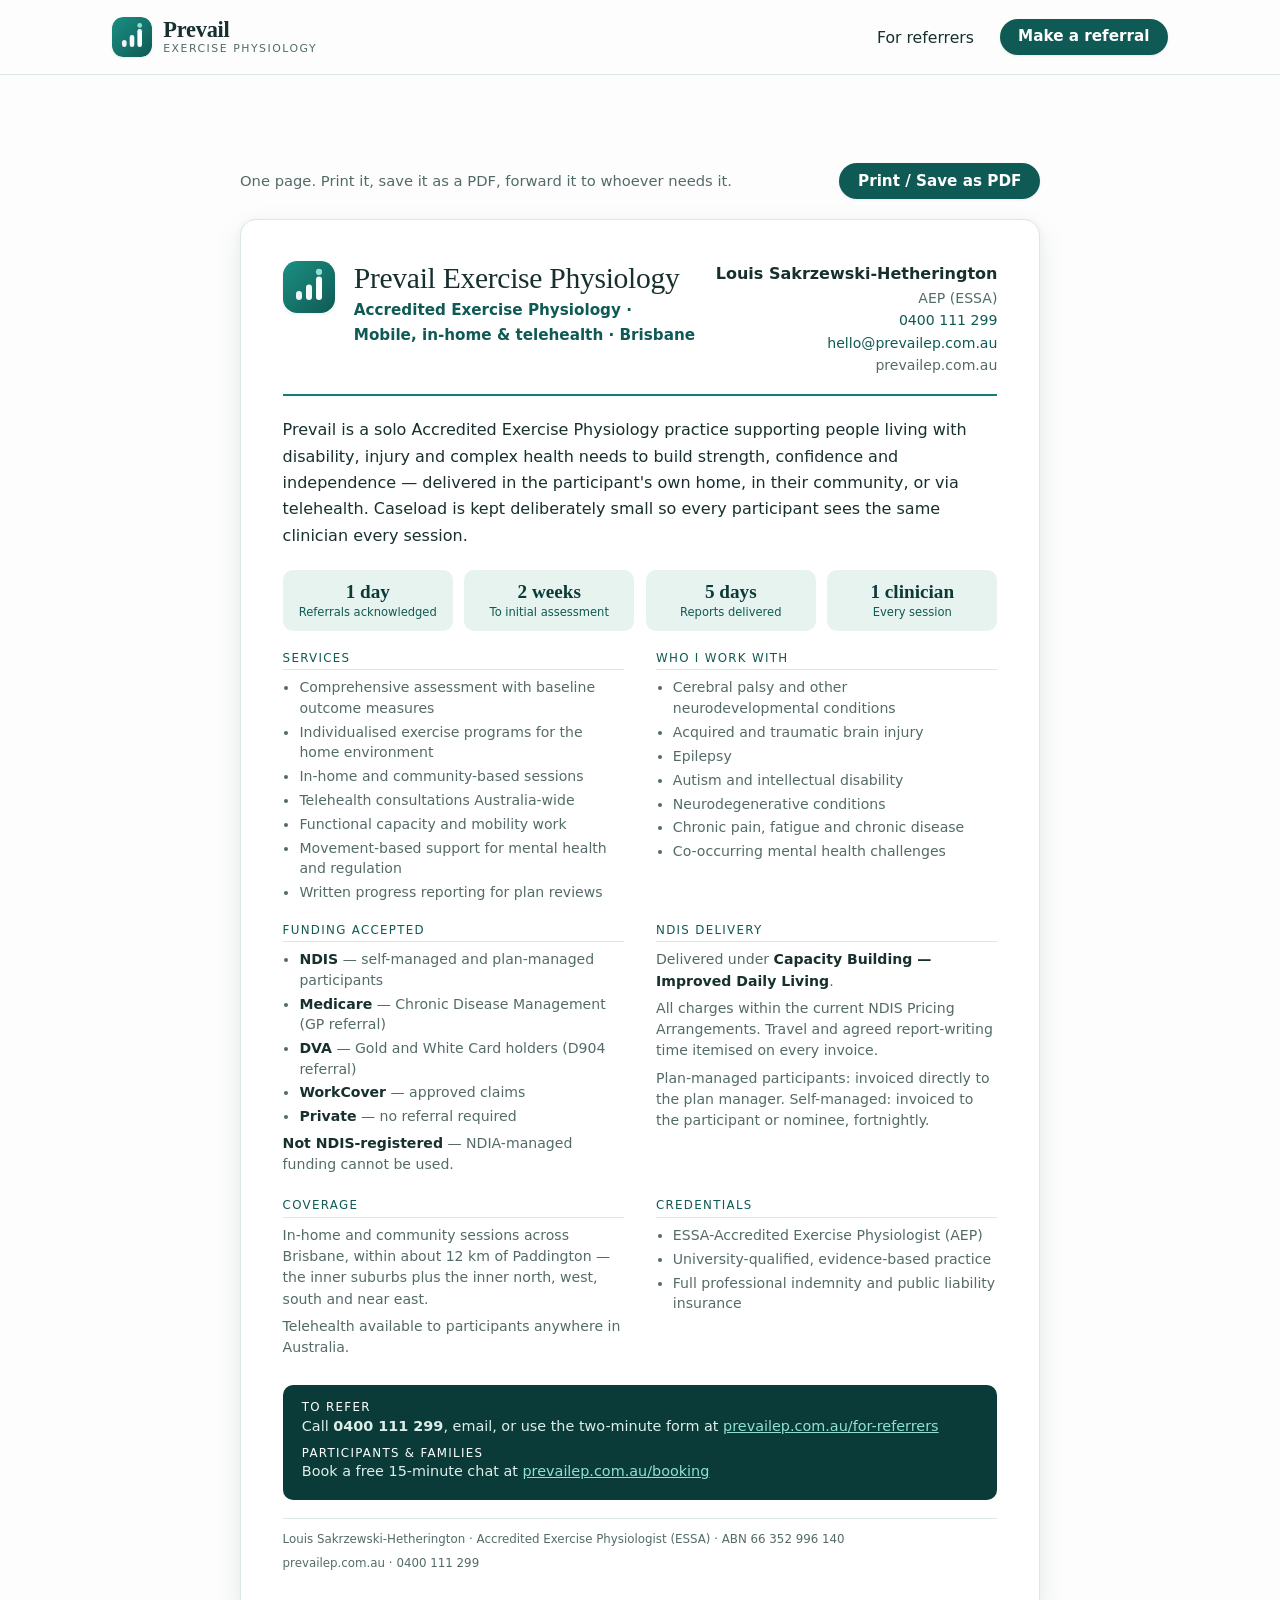
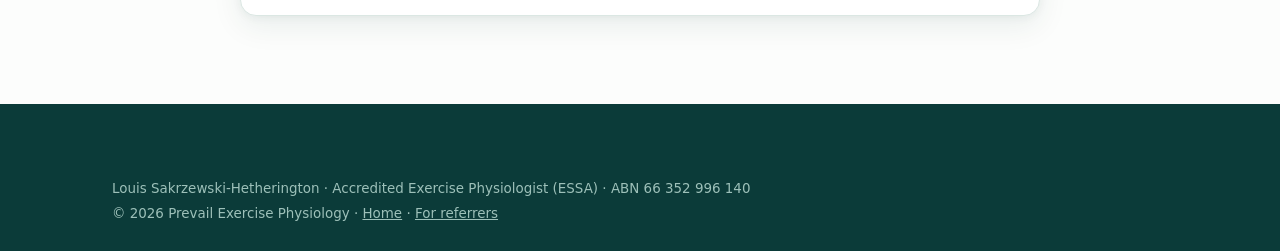
<file: service-profile.html>
<!DOCTYPE html>
<html lang="en-AU">
<head>
  <meta charset="UTF-8" />

  <!-- Security policy. GitHub Pages cannot send custom headers, so this is
       declared in-document. Must stay above any resource it governs. -->
  <meta http-equiv="Content-Security-Policy" content="default-src 'self'; img-src 'self' data: https://www.googletagmanager.com https://www.google-analytics.com; style-src 'self' 'unsafe-inline' https://fonts.googleapis.com; font-src 'self' https://fonts.gstatic.com; script-src 'self' https://www.googletagmanager.com; connect-src 'self' https://www.googletagmanager.com https://www.google-analytics.com https://*.google-analytics.com https://analytics.google.com https://*.analytics.google.com; base-uri 'self'; object-src 'none'" />
  <meta name="referrer" content="strict-origin-when-cross-origin" />

  <meta name="viewport" content="width=device-width, initial-scale=1.0" />
  <title>Service Profile | Prevail Exercise Physiology</title>
  <meta name="description" content="One-page service profile for Prevail Exercise Physiology — services, coverage, funding and referral details for support coordinators and participants." />
  <link rel="canonical" href="https://prevailep.com.au/service-profile.html" />
  <link rel="icon" href="favicon.svg" type="image/svg+xml" />
  <link rel="apple-touch-icon" href="apple-touch-icon.png" />

  <link rel="preconnect" href="https://fonts.googleapis.com" />
  <link rel="preconnect" href="https://fonts.gstatic.com" crossorigin />
  <link href="https://fonts.googleapis.com/css2?family=Fraunces:opsz,wght@9..144,400;9..144,500;9..144,600&family=Inter:wght@400;500;600;700&display=swap" rel="stylesheet" />
  <link rel="stylesheet" href="styles.css" />

  <!-- Analytics (GA4) -->
  <link rel="preconnect" href="https://www.googletagmanager.com" />
  <script src="analytics.js" defer></script>

  <style>
    /* =================================================================
       One-page service profile.

       Built to be handed over: a coordinator opens it, hits Print, saves
       as PDF, and forwards it. Kept as a live page rather than a static
       PDF so it can never go stale relative to the rest of the site.

       Sized to a single A4 sheet — if you add content, check it still
       fits by printing to PDF before you rely on it.
       ================================================================= */

    .sheet {
      max-width: 800px; margin: 0 auto; background: var(--white);
      padding: clamp(1.6rem, 4vw, 2.6rem);
      border: 1px solid var(--line); border-radius: var(--radius);
      box-shadow: var(--shadow);
    }

    .sp-toolbar {
      max-width: 800px; margin: 0 auto 1.2rem; display: flex;
      flex-wrap: wrap; gap: .7rem; align-items: center; justify-content: space-between;
    }
    .sp-toolbar p { margin: 0; color: var(--muted); font-size: .92rem; }

    .sp-head { display: flex; gap: 1.2rem; align-items: flex-start; border-bottom: 2px solid var(--brand); padding-bottom: 1.1rem; margin-bottom: 1.3rem; }
    .sp-head .brand-mark svg { width: 52px; height: 52px; }
    .sp-title { flex: 1; }
    .sp-title h1 { font-size: 1.85rem; margin: 0 0 .15rem; }
    .sp-title .sp-sub { color: var(--brand-dark); font-weight: 600; font-size: .95rem; margin: 0; }
    .sp-contact { text-align: right; font-size: .88rem; line-height: 1.6; color: var(--muted); }
    .sp-contact strong { display: block; color: var(--ink); font-size: 1rem; }
    .sp-contact a { color: var(--brand-dark); }

    .sp-intro { font-size: 1rem; color: var(--ink); margin-bottom: 1.3rem; }

    .sp-grid { display: grid; grid-template-columns: 1fr 1fr; gap: 1.1rem 2rem; }
    .sp-block h2 {
      font-family: var(--font-body); font-size: .74rem; letter-spacing: .11em;
      text-transform: uppercase; color: var(--brand-dark); margin: 0 0 .45rem;
      padding-bottom: .25rem; border-bottom: 1px solid var(--line);
    }
    .sp-block ul { margin: 0; padding-left: 1.05rem; }
    .sp-block li { font-size: .88rem; color: var(--muted); margin-bottom: .22rem; line-height: 1.45; }
    .sp-block p { font-size: .88rem; color: var(--muted); margin: 0 0 .4rem; line-height: 1.5; }
    .sp-block strong { color: var(--ink); }

    .sp-commitments { display: grid; grid-template-columns: repeat(4, 1fr); gap: .7rem; margin: 1.3rem 0; }
    .sp-commit { background: var(--brand-tint); border-radius: var(--radius-sm); padding: .7rem .6rem; text-align: center; }
    .sp-commit b { display: block; font-family: var(--font-head); font-size: 1.2rem; color: var(--brand-deep); line-height: 1.1; }
    .sp-commit span { font-size: .72rem; color: var(--brand-dark); display: block; margin-top: .15rem; line-height: 1.3; }

    .sp-cta {
      margin-top: 1.3rem; background: var(--brand-deep); color: #dceee9;
      border-radius: var(--radius-sm); padding: 1rem 1.2rem;
      display: flex; flex-wrap: wrap; gap: .5rem 1.8rem; align-items: center;
    }
    .sp-cta h2 { color: #fff; font-family: var(--font-body); font-size: .74rem; letter-spacing: .11em; text-transform: uppercase; margin: 0; }
    .sp-cta p { margin: 0; font-size: .9rem; }
    .sp-cta a { color: var(--mint-glow); text-decoration: underline; }

    .sp-foot { margin-top: 1.1rem; padding-top: .7rem; border-top: 1px solid var(--line); font-size: .74rem; color: var(--muted); display: flex; flex-wrap: wrap; gap: .3rem 1.2rem; justify-content: space-between; }

    @media (max-width: 640px) {
      .sp-head { flex-direction: column; }
      .sp-contact { text-align: left; }
      .sp-grid { grid-template-columns: 1fr; }
      .sp-commitments { grid-template-columns: repeat(2, 1fr); }
    }

    /* ---------- Print: one clean A4 sheet ---------- */
    @media print {
      @page { size: A4 portrait; margin: 12mm; }

      /* Chrome and Safari strip background colours by default, which would
         flatten the commitment tiles and the footer band to white. */
      * { -webkit-print-color-adjust: exact !important; print-color-adjust: exact !important; }

      body { background: #fff; font-size: 10.5pt; line-height: 1.5; }
      .site-header, .site-footer, .sp-toolbar, .skip-link { display: none !important; }
      .section { padding: 0 !important; }
      .container { padding: 0 !important; max-width: none !important; }
      .sheet { max-width: none; border: 0; border-radius: 0; box-shadow: none; padding: 0; }

      /* Everything below is height-trimming to hold the whole profile on a
         single sheet. Measured at A4 with 12mm margins — if you add a bullet
         or two, print to PDF and check it hasn't spilled onto page two. */
      .sp-head { padding-bottom: .8rem; margin-bottom: 1rem; }
      .sp-title h1 { font-size: 1.75rem; }
      .sp-title .sp-sub { font-size: .9rem; }
      .sp-contact { font-size: .84rem; line-height: 1.5; }
      .sp-intro { font-size: 10.5pt; margin-bottom: 1.1rem; }
      .sp-commitments { margin: 1.1rem 0; gap: .6rem; }
      .sp-commit { padding: .75rem .5rem; }
      .sp-commit b { font-size: 1.25rem; }
      .sp-commit span { font-size: .72rem; }
      .sp-grid { gap: .9rem 1.6rem; }
      .sp-block h2 { font-size: .74rem; margin-bottom: .4rem; }
      .sp-block li, .sp-block p { font-size: 9.6pt; line-height: 1.45; }
      .sp-block li { margin-bottom: .18rem; }
      .sp-block p { margin-bottom: .38rem; }
      .sp-cta { margin-top: 1.1rem; padding: .9rem 1.1rem; }
      .sp-cta p { font-size: 9.6pt; }
      .sp-foot { margin-top: .9rem; padding-top: .6rem; font-size: .72rem; }
      a { text-decoration: none; color: var(--brand-dark); }

      /* Never split a block across the page break. */
      .sp-block, .sp-commit, .sp-cta { break-inside: avoid; page-break-inside: avoid; }
    }
  </style>
</head>
<body>
  <a class="skip-link" href="#main">Skip to content</a>

  <header class="site-header">
    <div class="container header-inner">
      <a class="brand" href="index.html" aria-label="Prevail Exercise Physiology — home">
        <span class="brand-mark" aria-hidden="true">
          <svg viewBox="0 0 40 40" width="40" height="40" role="img">
            <rect width="40" height="40" rx="11" fill="url(#pg1)"></rect>
            <defs>
              <linearGradient id="pg1" x1="0" y1="0" x2="40" y2="40" gradientUnits="userSpaceOnUse">
                <stop stop-color="#1b8f83"></stop>
                <stop offset="1" stop-color="#0f5a54"></stop>
              </linearGradient>
            </defs>
            <rect x="10" y="23" width="4.6" height="7" rx="2.3" fill="#fff" opacity="0.92"></rect>
            <rect x="17.7" y="18" width="4.6" height="12" rx="2.3" fill="#fff" opacity="0.96"></rect>
            <rect x="25.4" y="12" width="4.6" height="18" rx="2.3" fill="#fff"></rect>
            <circle cx="27.7" cy="8.4" r="2.4" fill="#8fe0d3"></circle>
          </svg>
        </span>
        <span class="brand-text">
          <span class="brand-name">Prevail</span>
          <span class="brand-sub">Exercise Physiology</span>
        </span>
      </a>
      <nav class="main-nav" aria-label="Primary">
        <ul class="nav-list">
          <li><a href="for-referrers.html">For referrers</a></li>
          <li><a class="btn btn-primary btn-sm" href="for-referrers.html#refer">Make a referral</a></li>
        </ul>
      </nav>
    </div>
  </header>

  <main id="main">
    <section class="section">
      <div class="container">

        <div class="sp-toolbar">
          <p>One page. Print it, save it as a PDF, forward it to whoever needs it.</p>
          <button type="button" class="btn btn-primary btn-sm" id="sp-print">Print / Save as PDF</button>
        </div>

        <article class="sheet">

          <div class="sp-head">
            <span class="brand-mark" aria-hidden="true">
              <svg viewBox="0 0 40 40" width="52" height="52" role="img">
                <rect width="40" height="40" rx="11" fill="url(#pg2)"></rect>
                <defs>
                  <linearGradient id="pg2" x1="0" y1="0" x2="40" y2="40" gradientUnits="userSpaceOnUse">
                    <stop stop-color="#1b8f83"></stop>
                    <stop offset="1" stop-color="#0f5a54"></stop>
                  </linearGradient>
                </defs>
                <rect x="10" y="23" width="4.6" height="7" rx="2.3" fill="#fff" opacity="0.92"></rect>
                <rect x="17.7" y="18" width="4.6" height="12" rx="2.3" fill="#fff" opacity="0.96"></rect>
                <rect x="25.4" y="12" width="4.6" height="18" rx="2.3" fill="#fff"></rect>
                <circle cx="27.7" cy="8.4" r="2.4" fill="#8fe0d3"></circle>
              </svg>
            </span>
            <div class="sp-title">
              <h1>Prevail Exercise Physiology</h1>
              <p class="sp-sub">Accredited Exercise Physiology · Mobile, in-home &amp; telehealth · Brisbane</p>
            </div>
            <div class="sp-contact">
              <strong>Louis Sakrzewski-Hetherington</strong>
              AEP (ESSA)<br />
              <a href="tel:+61400111299">0400 111 299</a><br />
              <a href="mailto:hello@prevailep.com.au">hello@prevailep.com.au</a><br />
              prevailep.com.au
            </div>
          </div>

          <p class="sp-intro">Prevail is a solo Accredited Exercise Physiology practice supporting people living with disability, injury and complex health needs to build strength, confidence and independence — delivered in the participant's own home, in their community, or via telehealth. Caseload is kept deliberately small so every participant sees the same clinician every session.</p>

          <div class="sp-commitments">
            <div class="sp-commit"><b>1 day</b><span>Referrals acknowledged</span></div>
            <div class="sp-commit"><b>2 weeks</b><span>To initial assessment</span></div>
            <div class="sp-commit"><b>5 days</b><span>Reports delivered</span></div>
            <div class="sp-commit"><b>1 clinician</b><span>Every session</span></div>
          </div>

          <div class="sp-grid">

            <div class="sp-block">
              <h2>Services</h2>
              <ul>
                <li>Comprehensive assessment with baseline outcome measures</li>
                <li>Individualised exercise programs for the home environment</li>
                <li>In-home and community-based sessions</li>
                <li>Telehealth consultations Australia-wide</li>
                <li>Functional capacity and mobility work</li>
                <li>Movement-based support for mental health and regulation</li>
                <li>Written progress reporting for plan reviews</li>
              </ul>
            </div>

            <div class="sp-block">
              <h2>Who I work with</h2>
              <ul>
                <li>Cerebral palsy and other neurodevelopmental conditions</li>
                <li>Acquired and traumatic brain injury</li>
                <li>Epilepsy</li>
                <li>Autism and intellectual disability</li>
                <li>Neurodegenerative conditions</li>
                <li>Chronic pain, fatigue and chronic disease</li>
                <li>Co-occurring mental health challenges</li>
              </ul>
            </div>

            <div class="sp-block">
              <h2>Funding accepted</h2>
              <ul>
                <li><strong>NDIS</strong> — self-managed and plan-managed participants</li>
                <li><strong>Medicare</strong> — Chronic Disease Management (GP referral)</li>
                <li><strong>DVA</strong> — Gold and White Card holders (D904 referral)</li>
                <li><strong>WorkCover</strong> — approved claims</li>
                <li><strong>Private</strong> — no referral required</li>
              </ul>
              <p style="margin-top:.4rem;"><strong>Not NDIS-registered</strong> — NDIA-managed funding cannot be used.</p>
            </div>

            <div class="sp-block">
              <h2>NDIS delivery</h2>
              <p>Delivered under <strong>Capacity Building — Improved Daily Living</strong>.</p>
              <p>All charges within the current NDIS Pricing Arrangements. Travel and agreed report-writing time itemised on every invoice.</p>
              <p>Plan-managed participants: invoiced directly to the plan manager. Self-managed: invoiced to the participant or nominee, fortnightly.</p>
            </div>

            <div class="sp-block">
              <h2>Coverage</h2>
              <p>In-home and community sessions across Brisbane, within about 12&nbsp;km of Paddington &mdash; the inner suburbs plus the inner north, west, south and near east.</p>
              <p>Telehealth available to participants anywhere in Australia.</p>
            </div>

            <div class="sp-block">
              <h2>Credentials</h2>
              <ul>
                <li>ESSA-Accredited Exercise Physiologist (AEP)</li>
                <li>University-qualified, evidence-based practice</li>
                <li>Full professional indemnity and public liability insurance</li>
                <!-- TODO (Louis): uncomment once you hold these and can produce
                     the clearance numbers on request. Coordinators do ask, and
                     an unverifiable claim on a document they forward to a
                     participant is worse than no claim at all. -->
                <!-- <li>NDIS Worker Screening clearance and Working with Children check</li> -->
              </ul>
            </div>

          </div>

          <div class="sp-cta">
            <div>
              <h2>To refer</h2>
              <p>Call <strong>0400 111 299</strong>, email, or use the two-minute form at <a href="https://prevailep.com.au/for-referrers.html">prevailep.com.au/for-referrers</a></p>
            </div>
            <div>
              <h2>Participants &amp; families</h2>
              <p>Book a free 15-minute chat at <a href="https://prevailep.com.au/booking.html">prevailep.com.au/booking</a></p>
            </div>
          </div>

          <div class="sp-foot">
            <span>Louis Sakrzewski-Hetherington · Accredited Exercise Physiologist (ESSA) · ABN 66 352 996 140</span>
            <span>prevailep.com.au · 0400 111 299</span>
          </div>

        </article>
      </div>
    </section>
  </main>

  <footer class="site-footer">
    <div class="container footer-legal" style="border-top:0;">
      <p>Louis Sakrzewski-Hetherington · Accredited Exercise Physiologist (ESSA) · ABN 66 352 996 140</p>
      <p>&copy; <span id="year">2026</span> Prevail Exercise Physiology · <a href="index.html" style="color:#9dc0b9;text-decoration:underline;">Home</a> · <a href="for-referrers.html" style="color:#9dc0b9;text-decoration:underline;">For referrers</a></p>
    </div>
  </footer>

  <script src="script.js"></script>
  <script src="print.js" defer></script>
</body>
</html>
</file>
<file: styles.css>
/* =====================================================================
   Prevail Exercise Physiology — styles.css
   Calm & trustworthy: soft teals/greens, warm neutrals, accessible.
   ===================================================================== */

:root {
  /* Brand */
  --brand:        #157e74;
  --brand-dark:   #0f5a54;
  --brand-deep:   #0b3b39;
  --brand-tint:   #e7f3ef;
  --sage:         #5aa791;
  --mint-glow:    #8fe0d3;

  /* Neutrals */
  --ink:          #17302e;
  --muted:        #536b68;
  --paper:        #fcfdfc;
  --paper-2:      #f3f7f5;
  --sand:         #f6f2ea;
  --line:         #dbe7e3;
  --white:        #ffffff;

  /* System */
  --radius:       16px;
  --radius-sm:    10px;
  --radius-lg:    26px;
  --shadow-sm:    0 1px 3px rgba(11,59,57,0.06), 0 1px 2px rgba(11,59,57,0.04);
  --shadow:       0 10px 30px rgba(11,59,57,0.08), 0 2px 8px rgba(11,59,57,0.05);
  --shadow-lg:    0 24px 60px rgba(11,59,57,0.14);
  --maxw:         1120px;
  --font-body:    "Inter", system-ui, -apple-system, "Segoe UI", Roboto, sans-serif;
  --font-head:    "Fraunces", Georgia, "Times New Roman", serif;
}

/* ---------- Reset / base ---------- */
*, *::before, *::after { box-sizing: border-box; }
html { scroll-behavior: smooth; -webkit-text-size-adjust: 100%; }
body {
  margin: 0;
  font-family: var(--font-body);
  color: var(--ink);
  background: var(--paper);
  line-height: 1.65;
  font-size: 17px;
  -webkit-font-smoothing: antialiased;
  text-rendering: optimizeLegibility;
}
img { max-width: 100%; display: block; }
a { color: var(--brand-dark); text-decoration: none; }
a:hover { text-decoration: underline; }

h1, h2, h3, h4 { font-family: var(--font-head); font-weight: 500; line-height: 1.15; color: var(--ink); margin: 0 0 .5em; letter-spacing: -0.01em; }
h1 { font-size: clamp(2.1rem, 5vw, 3.35rem); }
h2 { font-size: clamp(1.6rem, 3.4vw, 2.35rem); }
h3 { font-size: 1.24rem; }
p { margin: 0 0 1rem; }
em { font-style: italic; }

.container { width: 100%; max-width: var(--maxw); margin-inline: auto; padding-inline: clamp(1.1rem, 4vw, 2rem); }
.narrow { max-width: 780px; }

/* ---------- Accessibility helpers ---------- */
.skip-link {
  position: absolute; left: -999px; top: 0; z-index: 1000;
  background: var(--brand-deep); color: #fff; padding: .7rem 1.1rem; border-radius: 0 0 10px 0;
}
.skip-link:focus { left: 0; }
.visually-hidden { position: absolute !important; width: 1px; height: 1px; padding: 0; margin: -1px; overflow: hidden; clip: rect(0 0 0 0); white-space: nowrap; border: 0; }
:focus-visible { outline: 3px solid var(--brand); outline-offset: 3px; border-radius: 4px; }

/* ---------- Buttons ---------- */
.btn {
  display: inline-flex; align-items: center; justify-content: center; gap: .5rem;
  font-family: var(--font-body); font-weight: 600; font-size: 1rem;
  padding: .85rem 1.5rem; border-radius: 999px; border: 1.5px solid transparent;
  cursor: pointer; transition: transform .15s ease, box-shadow .2s ease, background .2s ease, color .2s ease;
  text-decoration: none; line-height: 1;
}
.btn:hover { text-decoration: none; transform: translateY(-1px); }
.btn-primary { background: var(--brand-dark); color: #fff; box-shadow: var(--shadow-sm); }
.btn-primary:hover { background: var(--brand-deep); box-shadow: var(--shadow); }
.btn-ghost { background: transparent; color: var(--brand-dark); border-color: var(--line); }
.btn-ghost:hover { border-color: var(--brand); background: var(--white); }
.btn-sm { padding: .6rem 1.1rem; font-size: .95rem; }
.btn-block { width: 100%; padding-block: 1rem; font-size: 1.05rem; }

/* ---------- Header ---------- */
.site-header {
  position: sticky; top: 0; z-index: 100;
  background: rgba(252,253,252,0.86); backdrop-filter: saturate(160%) blur(12px);
  border-bottom: 1px solid var(--line);
}
.header-inner { display: flex; align-items: center; justify-content: space-between; min-height: 74px; gap: 1rem; }
.brand { display: inline-flex; align-items: center; gap: .7rem; }
.brand:hover { text-decoration: none; }
.brand-mark svg { display: block; border-radius: 11px; box-shadow: var(--shadow-sm); }
.brand-text { display: flex; flex-direction: column; line-height: 1; }
.brand-name { font-family: var(--font-head); font-size: 1.4rem; font-weight: 600; color: var(--ink); letter-spacing: -0.01em; }
.brand-sub { font-size: .68rem; letter-spacing: .14em; text-transform: uppercase; color: var(--muted); margin-top: 3px; }

.main-nav { display: flex; align-items: center; }
.nav-list { list-style: none; display: flex; align-items: center; gap: 1.6rem; margin: 0; padding: 0; }
.nav-list a:not(.btn) { color: var(--ink); font-weight: 500; font-size: .98rem; }
.nav-list a:not(.btn):hover { color: var(--brand-dark); text-decoration: none; }

.nav-toggle { display: none; background: none; border: 0; width: 44px; height: 44px; cursor: pointer; padding: 10px; }
.nav-toggle-bar { display: block; height: 2.5px; background: var(--ink); border-radius: 2px; margin: 5px 0; transition: transform .25s ease, opacity .2s ease; }

/* ---------- Hero ---------- */
.hero {
  background:
    radial-gradient(1100px 480px at 85% -10%, rgba(143,224,211,0.30), transparent 60%),
    radial-gradient(900px 500px at -5% 10%, rgba(21,126,116,0.10), transparent 55%),
    linear-gradient(180deg, var(--paper) 0%, var(--paper-2) 100%);
  padding-block: clamp(3rem, 8vw, 6rem);
  overflow: hidden;
}
.hero-inner { display: grid; grid-template-columns: 1.15fr .85fr; gap: clamp(2rem, 5vw, 4rem); align-items: center; }
.eyebrow { color: var(--brand-dark); font-weight: 600; font-size: .85rem; letter-spacing: .06em; text-transform: uppercase; margin-bottom: 1rem; }
.hero-copy h1 { margin-bottom: 1.1rem; }
.lead { font-size: clamp(1.05rem, 1.8vw, 1.24rem); color: var(--muted); max-width: 40ch; }
.hero-actions { display: flex; flex-wrap: wrap; gap: .8rem; margin: 1.6rem 0 1rem; }
.hero-trust { font-size: .92rem; color: var(--muted); font-weight: 500; }

.hero-panel { display: flex; justify-content: center; }
.hero-card {
  position: relative; background: var(--white); border: 1px solid var(--line);
  border-radius: var(--radius-lg); padding: 1.6rem; box-shadow: var(--shadow-lg);
  width: 100%; max-width: 360px;
}
.hero-card-row { display: flex; gap: .9rem; align-items: center; padding: .8rem 0; border-bottom: 1px solid var(--line); }
.hero-card-row:first-child { padding-top: .2rem; }
.hero-card-row .dot { flex: none; width: 12px; height: 12px; border-radius: 50%; background: linear-gradient(135deg, var(--sage), var(--brand)); box-shadow: 0 0 0 4px var(--brand-tint); }
.hero-card-row strong { display: block; font-size: 1rem; }
.hero-card-row span:last-child { color: var(--muted); font-size: .9rem; }
.hero-card-figure {
  margin-top: 1.1rem; background: linear-gradient(135deg, var(--brand), var(--brand-dark));
  color: #fff; border-radius: var(--radius); padding: 1.1rem 1.2rem; font-family: var(--font-head);
  font-size: 1.15rem; line-height: 1.25; text-align: center;
}

/* ---------- Trust bar ---------- */
.trustbar { background: var(--brand-deep); color: #dceee9; }
.trustbar-inner { display: flex; flex-wrap: wrap; justify-content: center; gap: 1rem 2.2rem; padding-block: 1.05rem; }
.trust-item { font-size: .92rem; font-weight: 500; display: inline-flex; align-items: center; gap: .5rem; }
.trust-ico { color: var(--mint-glow); }

/* ---------- Sections ---------- */
.section { padding-block: clamp(3rem, 7vw, 5.5rem); }
.section-tint { background: var(--paper-2); }
.section-head { max-width: 640px; margin-bottom: 2.5rem; }
.section-eyebrow { color: var(--brand); font-weight: 600; font-size: .8rem; letter-spacing: .12em; text-transform: uppercase; margin-bottom: .6rem; }
.section-eyebrow.light { color: var(--mint-glow); }
.section-intro { color: var(--muted); font-size: 1.08rem; }
.section .narrow p { color: var(--muted); font-size: 1.06rem; }
.section .narrow h2 { color: var(--ink); }

/* ---------- Cards (who / services) ---------- */
.cards-3 { display: grid; grid-template-columns: repeat(3, 1fr); gap: 1.3rem; }
.card {
  background: var(--white); border: 1px solid var(--line); border-radius: var(--radius);
  padding: 1.7rem; box-shadow: var(--shadow-sm); transition: transform .18s ease, box-shadow .22s ease, border-color .2s ease;
}
.card:hover { transform: translateY(-3px); box-shadow: var(--shadow); border-color: #cfe1db; }
.card h3 { margin-bottom: .5rem; }
.card p { color: var(--muted); margin: 0; font-size: .98rem; }
.card-ico {
  display: inline-flex; align-items: center; justify-content: center; width: 46px; height: 46px;
  border-radius: 12px; background: var(--brand-tint); color: var(--brand-dark); font-size: 1.3rem; margin-bottom: 1rem;
}

/* ---------- Steps ---------- */
.steps { list-style: none; counter-reset: step; margin: 0; padding: 0; display: grid; grid-template-columns: repeat(5, 1fr); gap: 1.2rem; }
.step { position: relative; background: var(--white); border: 1px solid var(--line); border-radius: var(--radius); padding: 1.4rem; box-shadow: var(--shadow-sm); }
.step-num {
  display: inline-flex; align-items: center; justify-content: center; width: 38px; height: 38px; border-radius: 50%;
  background: var(--brand-dark); color: #fff; font-family: var(--font-head); font-size: 1.1rem; margin-bottom: .8rem;
}
.step h3 { font-size: 1.05rem; margin-bottom: .35rem; }
.step p { color: var(--muted); font-size: .93rem; margin: 0; }

/* ---------- About ---------- */
.about-grid { display: grid; grid-template-columns: .85fr 1.15fr; gap: clamp(1.6rem, 4vw, 3.2rem); align-items: center; }
.about-photo {
  aspect-ratio: 4 / 5; border-radius: var(--radius-lg); border: 1px solid var(--line);
  background: linear-gradient(150deg, var(--brand-tint), var(--sand));
  display: flex; align-items: center; justify-content: center; box-shadow: var(--shadow);
  overflow: hidden; margin: 0;
}
/* Fills the 4:5 frame and clips to the rounded corners. object-position is
   biased upward so the face stays in frame as the column width changes. */
.about-photo img { width: 100%; height: 100%; object-fit: cover; object-position: 50% 22%; display: block; }
.about-photo-note { color: var(--muted); font-size: .9rem; text-align: center; padding: 1rem; max-width: 60%; }
.about-copy .creds { list-style: none; margin: 1.3rem 0 0; padding: 0; }
.about-copy .creds li { position: relative; padding-left: 1.7rem; margin-bottom: .55rem; color: var(--ink); font-weight: 500; }
.about-copy .creds li::before { content: "✓"; position: absolute; left: 0; color: var(--brand); font-weight: 700; }

/* ---------- Funding (deep section) ---------- */
.section-deep { background: linear-gradient(160deg, var(--brand-deep), #0a302e); color: #d9ece7; }
.section-deep h2, .section-deep h3 { color: #fff; }
.funding-grid { display: grid; grid-template-columns: repeat(3, 1fr); gap: 1.2rem; }
.fund { background: rgba(255,255,255,0.05); border: 1px solid rgba(255,255,255,0.12); border-radius: var(--radius); padding: 1.5rem; }
.fund-top { display: flex; align-items: center; justify-content: space-between; gap: .5rem; margin-bottom: .5rem; }
.fund h3 { margin: 0; }
.fund p { color: #bcd8d1; font-size: .96rem; margin: 0; }
.pill { font-size: .72rem; font-weight: 600; letter-spacing: .04em; text-transform: uppercase; padding: .28rem .6rem; border-radius: 999px; background: rgba(255,255,255,0.12); color: #cfe7e0; white-space: nowrap; }
.pill-live { background: var(--mint-glow); color: #08302c; }
.funding-note { margin-top: 1.6rem; color: #bcd8d1; font-size: 1rem; }

/* ---------- FAQ ---------- */
.faq { border-top: 1px solid var(--line); }
.faq details { border-bottom: 1px solid var(--line); }
.faq summary {
  cursor: pointer; list-style: none; padding: 1.15rem .2rem; font-weight: 600; font-size: 1.08rem;
  display: flex; align-items: center; justify-content: space-between; gap: 1rem; color: var(--ink);
}
.faq summary::-webkit-details-marker { display: none; }
.faq summary::after { content: "+"; font-family: var(--font-head); font-size: 1.5rem; color: var(--brand); transition: transform .2s ease; line-height: 1; }
.faq details[open] summary::after { transform: rotate(45deg); }
.faq-body { padding: 0 .2rem 1.2rem; }
.faq-body p { color: var(--muted); margin: 0; }

/* ---------- Waitlist form ---------- */
.waitlist-form {
  background: var(--white); border: 1px solid var(--line); border-radius: var(--radius-lg);
  padding: clamp(1.4rem, 4vw, 2.4rem); box-shadow: var(--shadow);
}
.field-row { display: grid; grid-template-columns: 1fr 1fr; gap: 1.1rem; }
.field { margin-bottom: 1.1rem; display: flex; flex-direction: column; }
.field label { font-weight: 600; font-size: .95rem; margin-bottom: .4rem; color: var(--ink); }
.req { color: #b4462f; }
.optional { color: var(--muted); font-weight: 400; font-size: .85rem; }
.field input, .field select, .field textarea {
  font-family: var(--font-body); font-size: 1rem; color: var(--ink);
  padding: .8rem .9rem; border: 1.5px solid var(--line); border-radius: var(--radius-sm);
  background: var(--paper); transition: border-color .16s ease, box-shadow .16s ease; width: 100%;
}
.field input:focus, .field select:focus, .field textarea:focus {
  outline: none; border-color: var(--brand); box-shadow: 0 0 0 4px var(--brand-tint);
}
.field textarea { resize: vertical; min-height: 110px; }
.field.consent { margin-top: .3rem; }
.checkbox { display: flex; align-items: flex-start; gap: .6rem; font-weight: 400; font-size: .96rem; color: var(--muted); cursor: pointer; }
.checkbox input { width: 20px; height: 20px; margin-top: 2px; accent-color: var(--brand-dark); flex: none; }
.form-note { font-size: .85rem; color: var(--muted); margin: 1rem 0 0; }
.form-status { margin-top: 1rem; font-weight: 600; padding: 0; }
.form-status.success { color: var(--brand-dark); background: var(--brand-tint); padding: .9rem 1rem; border-radius: var(--radius-sm); }
.form-status.error { color: #922; background: #fdecea; padding: .9rem 1rem; border-radius: var(--radius-sm); }
.field.invalid input, .field.invalid select { border-color: #c0553c; box-shadow: 0 0 0 4px #fbe7e2; }

/* ---------- Footer ---------- */
.site-footer { background: var(--brand-deep); color: #c7ded8; padding-top: 3rem; }
.footer-inner { display: grid; grid-template-columns: 1.6fr 1fr 1fr; gap: 2rem; padding-bottom: 2.4rem; }
.site-footer .brand-name { color: #fff; font-size: 1.5rem; }
.site-footer .brand-sub { color: var(--mint-glow); display: block; letter-spacing: .14em; font-size: .68rem; text-transform: uppercase; margin-top: 3px; }
.footer-tag { margin-top: .9rem; color: #a9cbc4; font-size: .95rem; max-width: 38ch; }
.footer-col h4 { color: #fff; font-family: var(--font-body); font-size: .8rem; letter-spacing: .1em; text-transform: uppercase; margin-bottom: .9rem; }
.footer-col ul { list-style: none; margin: 0; padding: 0; }
.footer-col li { margin-bottom: .55rem; }
.footer-col a { color: #c7ded8; font-size: .96rem; }
.footer-col a:hover { color: #fff; }
.footer-legal { border-top: 1px solid rgba(255,255,255,0.12); padding-block: 1.4rem; }
.footer-legal p { margin: .2rem 0; font-size: .84rem; color: #9dc0b9; }

/* ---------- Responsive ---------- */
@media (max-width: 900px) {
  .hero-inner { grid-template-columns: 1fr; }
  .hero-panel { justify-content: flex-start; }
  .about-grid { grid-template-columns: 1fr; }
  .cards-3, .funding-grid { grid-template-columns: repeat(2, 1fr); }
  .steps { grid-template-columns: repeat(2, 1fr); }
  .footer-inner { grid-template-columns: 1fr 1fr; }
  .footer-brand { grid-column: 1 / -1; }
}

@media (max-width: 640px) {
  body { font-size: 16px; }
  .nav-toggle { display: block; }
  .nav-list {
    position: absolute; top: 74px; left: 0; right: 0; flex-direction: column; align-items: stretch;
    gap: 0; background: var(--white); border-bottom: 1px solid var(--line); box-shadow: var(--shadow);
    padding: .5rem 1.1rem 1.2rem; display: none;
  }
  .nav-list.open { display: flex; }
  .nav-list li { border-bottom: 1px solid var(--line); }
  .nav-list li:last-child { border-bottom: 0; padding-top: .8rem; }
  .nav-list a:not(.btn) { display: block; padding: .9rem .2rem; }
  .nav-list .btn { width: 100%; }
  .cards-3, .funding-grid, .steps, .field-row { grid-template-columns: 1fr; }
  .footer-inner { grid-template-columns: 1fr; }
  .hero-actions .btn { flex: 1 1 auto; }
}

/* ---------- Motion preferences ---------- */
@media (prefers-reduced-motion: reduce) {
  html { scroll-behavior: auto; }
  *, *::before, *::after { animation-duration: .001ms !important; transition-duration: .001ms !important; }
}

/* =====================================================================
   FUNDING CHECKER
   A self-qualifying quiz: pick a funding type, answer a follow-up or two,
   get an instant verdict. Deliberately collects nothing — no names, no
   documents — so it stays outside the scope of the privacy policy.
   ===================================================================== */
.checker {
  background: var(--white); border: 1px solid var(--line); border-radius: var(--radius-lg);
  padding: clamp(1.4rem, 4vw, 2.4rem); box-shadow: var(--shadow); margin-top: 2rem;
}
.checker-progress {
  display: flex; align-items: center; gap: .5rem; margin-bottom: 1.6rem;
  font-size: .82rem; font-weight: 600; letter-spacing: .08em; text-transform: uppercase; color: var(--muted);
}
.checker-progress .bar { flex: 1; height: 5px; border-radius: 999px; background: var(--paper-2); overflow: hidden; }
.checker-progress .bar span { display: block; height: 100%; background: linear-gradient(90deg, var(--sage), var(--brand)); border-radius: 999px; transition: width .32s ease; }

.checker-step h3 { font-size: clamp(1.25rem, 2.6vw, 1.6rem); margin-bottom: .4rem; }
.checker-hint { color: var(--muted); font-size: .96rem; margin-bottom: 1.3rem; }

/* Answer buttons. Grid so long labels wrap without breaking alignment. */
.checker-options { display: grid; grid-template-columns: repeat(2, 1fr); gap: .8rem; margin: 0; padding: 0; list-style: none; }
.checker-options.single { grid-template-columns: 1fr; }
.opt {
  display: flex; align-items: flex-start; gap: .85rem; width: 100%; text-align: left;
  font-family: var(--font-body); font-size: 1rem; color: var(--ink); font-weight: 500;
  background: var(--paper); border: 1.5px solid var(--line); border-radius: var(--radius);
  padding: 1rem 1.1rem; cursor: pointer;
  transition: border-color .16s ease, background .16s ease, transform .14s ease, box-shadow .18s ease;
}
.opt:hover { border-color: var(--brand); background: var(--white); transform: translateY(-2px); box-shadow: var(--shadow-sm); }
.opt-ico {
  flex: none; width: 34px; height: 34px; border-radius: 9px; display: inline-flex;
  align-items: center; justify-content: center; background: var(--brand-tint);
  color: var(--brand-dark); font-size: 1.05rem;
}
.opt-text { display: flex; flex-direction: column; gap: .15rem; }
.opt-text small { color: var(--muted); font-weight: 400; font-size: .87rem; line-height: 1.45; }

.checker-back {
  margin-top: 1.4rem; background: none; border: 0; padding: .4rem 0; cursor: pointer;
  font-family: var(--font-body); font-size: .93rem; font-weight: 600; color: var(--muted);
}
.checker-back:hover { color: var(--brand-dark); text-decoration: underline; }

/* ---- Verdict ---- */
.verdict { display: flex; flex-direction: column; gap: 1.2rem; }
.verdict-head { display: flex; align-items: flex-start; gap: 1rem; }
.verdict-badge {
  flex: none; width: 46px; height: 46px; border-radius: 50%; display: inline-flex;
  align-items: center; justify-content: center; font-size: 1.35rem; font-weight: 700;
}
.verdict-yes    .verdict-badge { background: var(--brand-tint); color: var(--brand-dark); }
.verdict-maybe  .verdict-badge { background: #fdf1dc; color: #8a5a12; }
.verdict-no     .verdict-badge { background: #f2eef8; color: #58467c; }
.verdict-head h3 { margin: 0 0 .25rem; font-size: clamp(1.3rem, 3vw, 1.75rem); }
.verdict-head p { margin: 0; color: var(--muted); }

.verdict-detail { border-top: 1px solid var(--line); padding-top: 1.2rem; }
.verdict-detail p { color: var(--muted); }
.verdict-detail p:last-child { margin-bottom: 0; }
.verdict-detail strong { color: var(--ink); }

/* The "look for this in your plan" callout — the genuinely useful bit. */
.plan-lookup {
  background: var(--brand-tint); border-radius: var(--radius); padding: 1.1rem 1.3rem;
  border-left: 4px solid var(--brand);
}
.plan-lookup h4 { font-family: var(--font-body); font-size: .78rem; letter-spacing: .1em; text-transform: uppercase; color: var(--brand-dark); margin: 0 0 .5rem; }
.plan-lookup p { margin: 0; color: var(--brand-deep); font-size: .97rem; }
.plan-lookup .quote { font-family: var(--font-head); font-size: 1.12rem; color: var(--brand-deep); display: block; margin: .35rem 0; }

.verdict-actions { display: flex; flex-wrap: wrap; gap: .75rem; }
.verdict-actions .btn { flex: 1 1 220px; }
.checker-disclaimer { font-size: .84rem; color: var(--muted); margin: 0; }

/* =====================================================================
   FIRST FOUR WEEKS — stands in for testimonials while the practice is new
   ===================================================================== */
.weeks { list-style: none; margin: 0; padding: 0; display: grid; gap: 1rem; }
.week {
  display: grid; grid-template-columns: 116px 1fr; gap: 1.4rem; align-items: start;
  background: var(--white); border: 1px solid var(--line); border-radius: var(--radius);
  padding: 1.4rem 1.6rem; box-shadow: var(--shadow-sm);
}
.week-when { font-family: var(--font-head); font-size: 1.05rem; color: var(--brand-dark); line-height: 1.25; }
.week-when small { display: block; font-family: var(--font-body); font-size: .8rem; letter-spacing: .08em; text-transform: uppercase; color: var(--muted); margin-top: .2rem; }
.week h3 { font-size: 1.1rem; margin-bottom: .35rem; }
.week p { color: var(--muted); font-size: .97rem; margin: 0; }

/* =====================================================================
   BOOKING PICKER
   ===================================================================== */
.booking { background: var(--white); border: 1px solid var(--line); border-radius: var(--radius-lg); padding: clamp(1.4rem, 4vw, 2.4rem); box-shadow: var(--shadow); }
.booking-tz { display: inline-flex; align-items: center; gap: .45rem; font-size: .86rem; font-weight: 600; color: var(--brand-dark); background: var(--brand-tint); padding: .4rem .8rem; border-radius: 999px; margin-bottom: 1.4rem; }
.booking-note { color: var(--muted); font-size: .95rem; margin: 0 0 1.2rem; }

/* Cal.com widget mount. Less padding than .booking because the widget
   brings its own — the card here is just the frame around it. The
   min-height stops the page jumping as the iframe sizes itself, and
   Cal's own styles drive everything inside.

   Named .cal-mount, not .cal-embed: Cal gives its own injected iframe
   class="cal-embed", so that name would style the iframe as a second
   card — doubled border, doubled shadow, and a 620px floor on an
   element that sizes itself. */
.cal-mount {
  background: var(--white); border: 1px solid var(--line);
  border-radius: var(--radius-lg); padding: clamp(.5rem, 2vw, 1rem);
  box-shadow: var(--shadow); overflow: hidden; min-height: 620px;
}
.cal-mount iframe { width: 100%; border: 0; }
@media (max-width: 640px) { .cal-mount { min-height: 760px; } }
.booking-label { font-weight: 600; font-size: .95rem; margin: 0 0 .7rem; color: var(--ink); }

/* Horizontal day strip; scrolls on narrow screens rather than wrapping. */
.day-strip { display: flex; gap: .6rem; overflow-x: auto; padding-bottom: .5rem; margin-bottom: 1.6rem; scrollbar-width: thin; }
.day {
  flex: none; min-width: 78px; text-align: center; cursor: pointer;
  font-family: var(--font-body); background: var(--paper); color: var(--ink);
  border: 1.5px solid var(--line); border-radius: var(--radius-sm); padding: .7rem .5rem;
  transition: border-color .16s ease, background .16s ease, color .16s ease;
}
.day:hover:not(:disabled) { border-color: var(--brand); background: var(--white); }
.day[aria-pressed="true"] { background: var(--brand-dark); border-color: var(--brand-dark); color: #fff; }
.day:disabled { opacity: .38; cursor: not-allowed; }
.day-dow { display: block; font-size: .74rem; letter-spacing: .08em; text-transform: uppercase; color: inherit; opacity: .75; }
.day-num { display: block; font-family: var(--font-head); font-size: 1.35rem; line-height: 1.2; margin: .12rem 0; }
.day-mon { display: block; font-size: .74rem; opacity: .75; }
.day-free { display: block; font-size: .68rem; margin-top: .25rem; opacity: .8; }

.slot-grid { display: grid; grid-template-columns: repeat(auto-fill, minmax(108px, 1fr)); gap: .6rem; }
.slot {
  font-family: var(--font-body); font-size: .98rem; font-weight: 600; cursor: pointer;
  background: var(--paper); color: var(--brand-dark); border: 1.5px solid var(--line);
  border-radius: var(--radius-sm); padding: .75rem .4rem; text-align: center;
  transition: border-color .16s ease, background .16s ease, color .16s ease, transform .14s ease;
}
.slot:hover { border-color: var(--brand); background: var(--white); transform: translateY(-1px); }
.slot[aria-pressed="true"] { background: var(--brand-dark); border-color: var(--brand-dark); color: #fff; }
.slot-empty { color: var(--muted); font-size: .96rem; margin: 0; padding: .8rem 0; }

.booking-selected {
  display: flex; align-items: center; gap: .7rem; background: var(--brand-tint);
  border-radius: var(--radius-sm); padding: .9rem 1.1rem; margin: 1.6rem 0 1.2rem;
  color: var(--brand-deep); font-weight: 600;
}
.booking-selected .tick { flex: none; width: 24px; height: 24px; border-radius: 50%; background: var(--brand-dark); color: #fff; display: inline-flex; align-items: center; justify-content: center; font-size: .8rem; }
.booking-form { border-top: 1px solid var(--line); padding-top: 1.6rem; }

/* =====================================================================
   REFERRER PAGE
   ===================================================================== */
.commit-grid { display: grid; grid-template-columns: repeat(4, 1fr); gap: 1.1rem; }
.commit {
  background: var(--white); border: 1px solid var(--line); border-radius: var(--radius);
  padding: 1.4rem; box-shadow: var(--shadow-sm); text-align: center;
}
.commit-num { font-family: var(--font-head); font-size: clamp(1.9rem, 4vw, 2.5rem); color: var(--brand-dark); line-height: 1.05; display: block; }
.commit-num small { font-size: .95rem; color: var(--muted); display: block; font-family: var(--font-body); margin-top: .1rem; }
.commit p { color: var(--muted); font-size: .93rem; margin: .55rem 0 0; }

.coverage { display: grid; grid-template-columns: repeat(auto-fit, minmax(210px, 1fr)); gap: 1.1rem; }
.coverage-col h3 { font-size: 1.02rem; margin-bottom: .5rem; }
.coverage-col ul { list-style: none; margin: 0; padding: 0; }
.coverage-col li { color: var(--muted); font-size: .95rem; padding: .22rem 0; }

.contact-strip {
  display: flex; flex-wrap: wrap; gap: 1rem 2.4rem; align-items: center;
  background: var(--brand-tint); border-radius: var(--radius); padding: 1.3rem 1.6rem; margin-top: 2rem;
}
.contact-strip .ci { display: flex; flex-direction: column; }
.contact-strip .ci-label { font-size: .74rem; letter-spacing: .1em; text-transform: uppercase; color: var(--brand-dark); font-weight: 600; }
.contact-strip .ci-value { font-size: 1.06rem; font-weight: 600; color: var(--brand-deep); }

.page-hero { background: linear-gradient(180deg, var(--paper) 0%, var(--paper-2) 100%); padding-block: clamp(2.6rem, 6vw, 4.4rem); }
.page-hero h1 { max-width: 20ch; }
.page-hero .lead { max-width: 58ch; }

@media (max-width: 900px) {
  .commit-grid { grid-template-columns: repeat(2, 1fr); }
}
@media (max-width: 640px) {
  .checker-options { grid-template-columns: 1fr; }
  .commit-grid { grid-template-columns: 1fr; }
  .week { grid-template-columns: 1fr; gap: .5rem; padding: 1.2rem 1.3rem; }
  .week-when { display: flex; align-items: baseline; gap: .5rem; }
  .week-when small { margin-top: 0; }
  .verdict-actions .btn { flex: 1 1 100%; }
}
</file>
